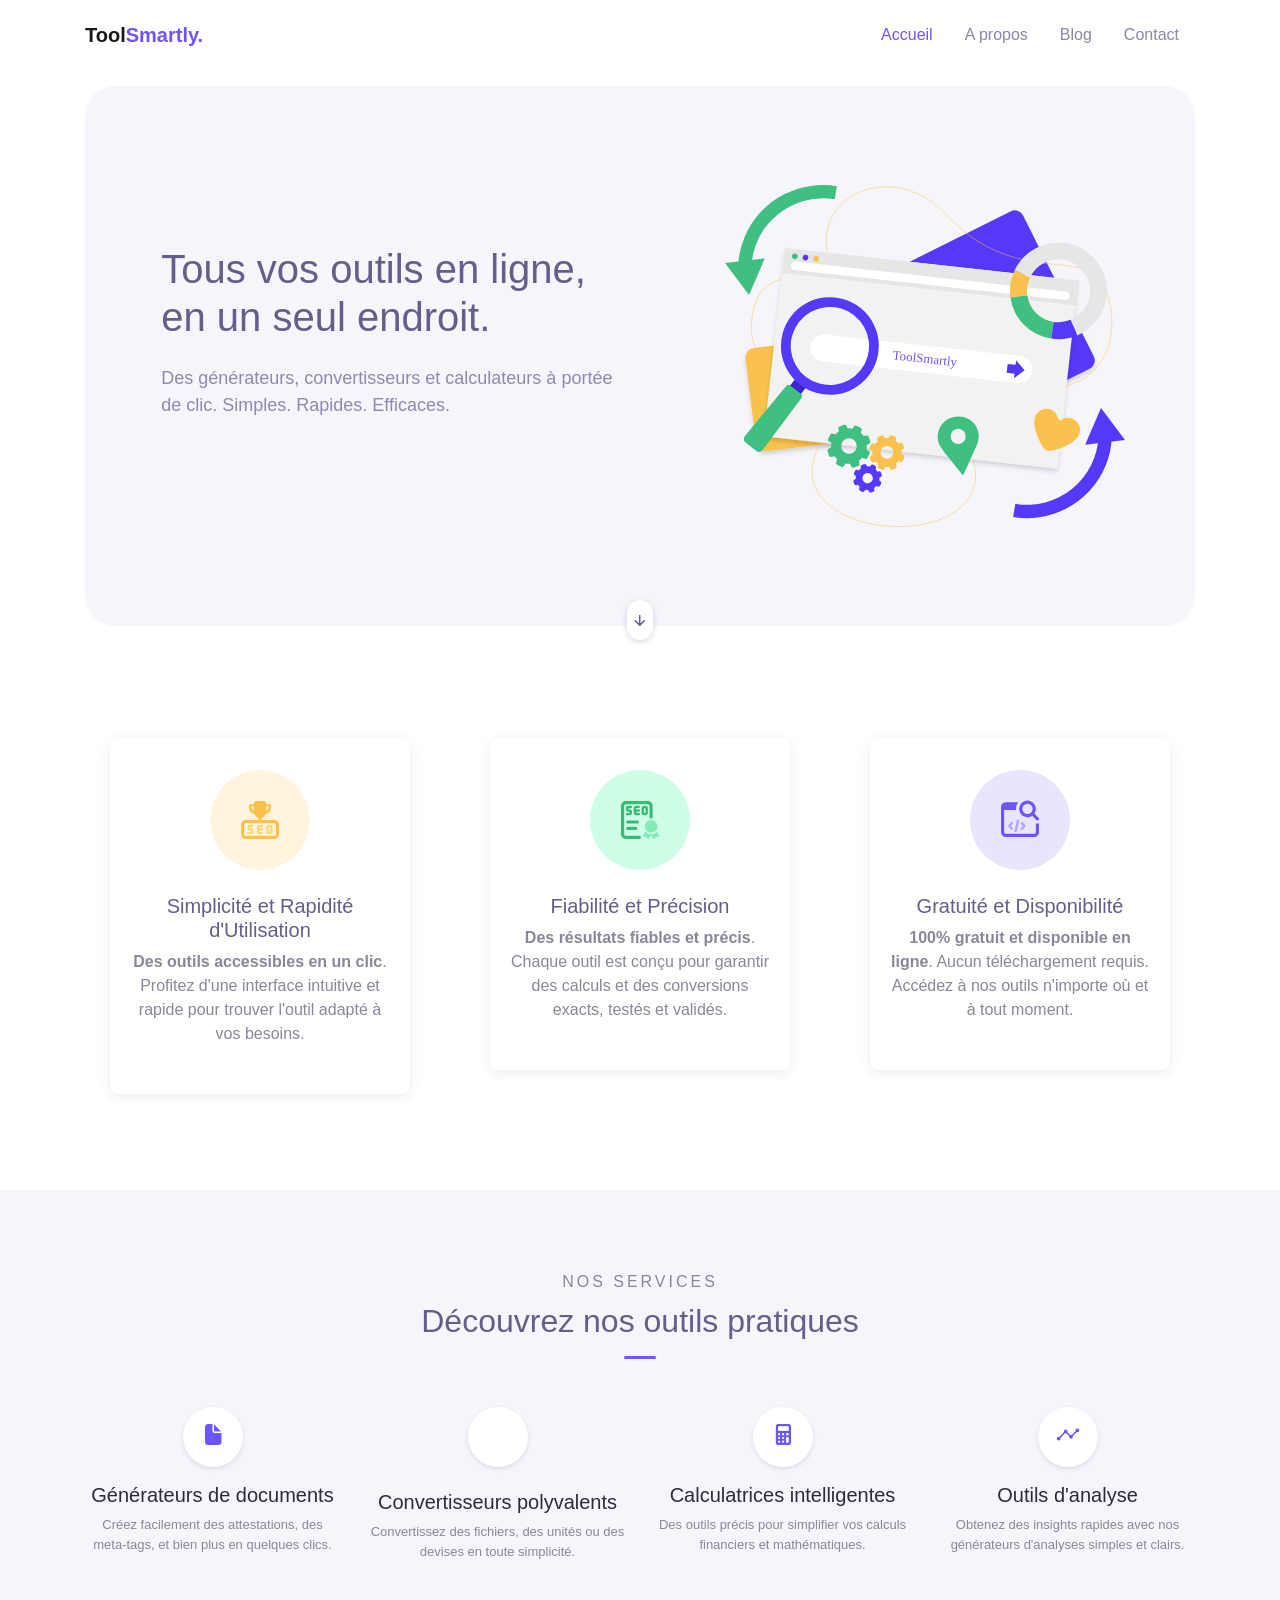
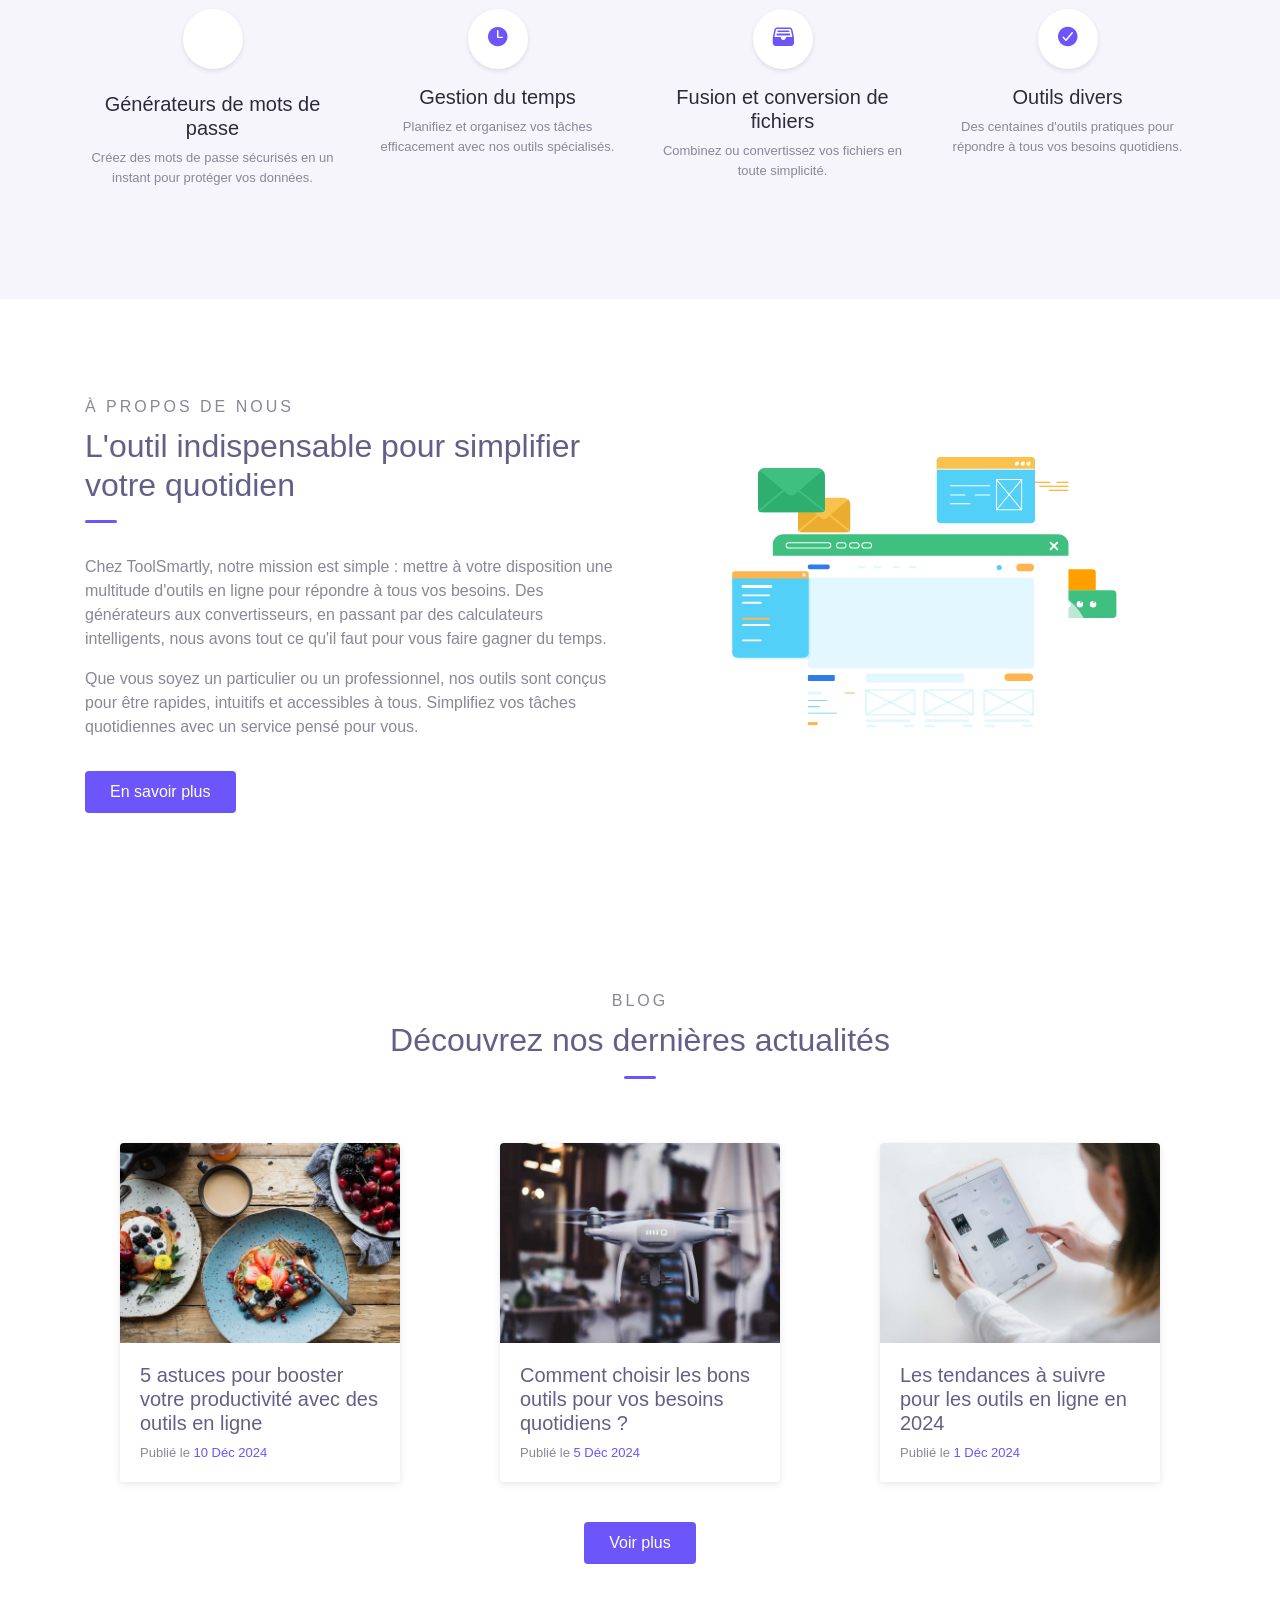
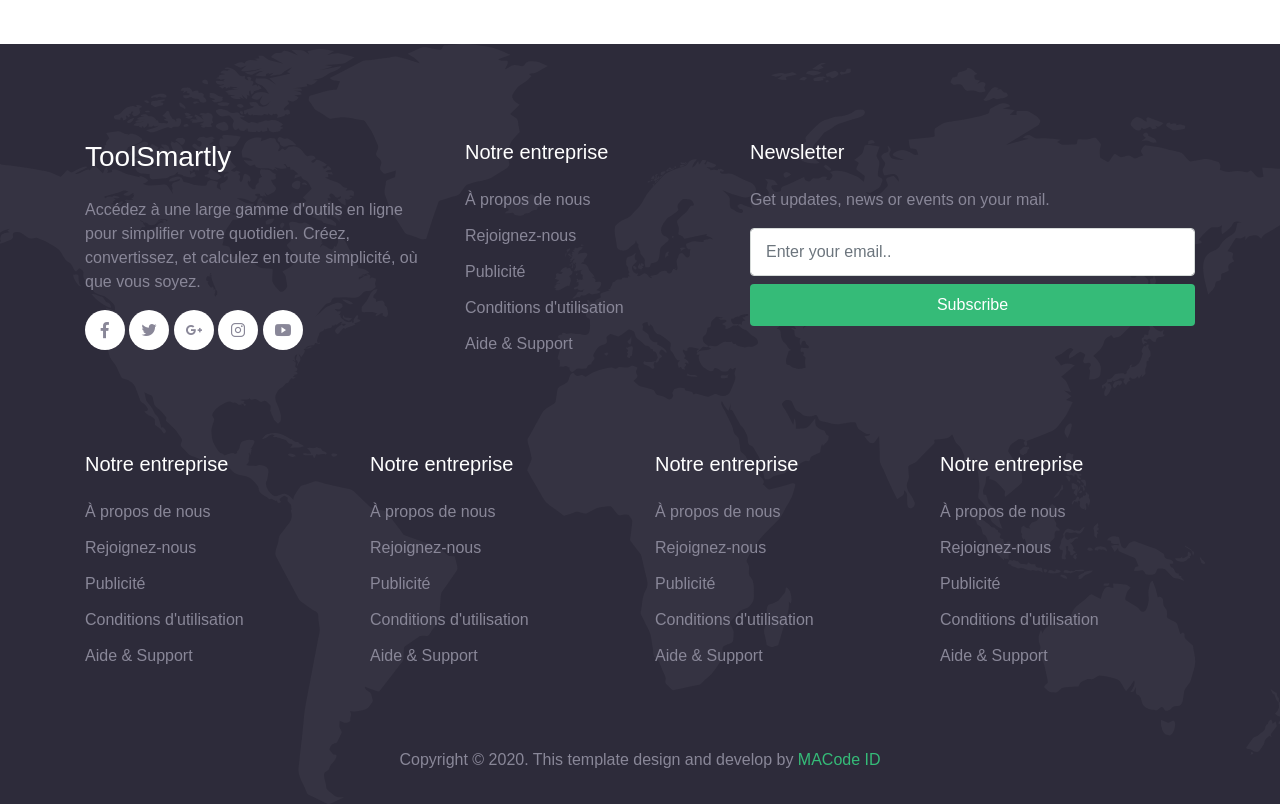
<file: index.html>
<!DOCTYPE html>
<html lang="fr">

<head>
  <!-- Métadonnées de base -->
  <meta charset="UTF-8">
  <meta name="viewport" content="width=device-width, initial-scale=1.0">
  <meta http-equiv="X-UA-Compatible" content="ie=edge">
  <meta name="robots" content="noindex, nofollow">


  <!-- SEO -->
  <title>ToolSmartly - Tous vos outils en ligne</title>
  <meta name="description"
    content="Découvrez des générateurs, convertisseurs et calculateurs simples, rapides et efficaces.">
  <meta name="author" content="ToolSmartly Team">
  <link rel="canonical" href="https://toolsmartly.com">

  <!-- PWA -->
  <link rel="manifest" href="manifest.json">
  <meta name="theme-color" content="#ffffff">
  <meta name="copyright" content="ToolSmartly">

  <!-- Open Graph -->
  <meta property="og:title" content="ToolSmartly - Tous vos outils en ligne" />
  <meta property="og:site_name" content="ToolSmartly">
  <meta property="og:description"
    content="Découvrez des générateurs, convertisseurs et calculateurs simples, rapides et efficaces.">
  <meta property="og:url" content="https://toolsmartly.com/">
  <meta property="og:image" content="https://toolsmartly.com/assets/img/banner_image_1.jpg">
  <meta property="og:image:width" content="1200">
  <meta property="og:image:height" content="630">
  <meta property="og:image:alt" content="Bannière du site ToolSmartly">
  <meta property="og:type" content="website">
  <meta property="og:locale" content="fr_FR">

  <!-- Twitter -->
  <meta name="twitter:card" content="summary_large_image" />
  <meta name="twitter:title" content="ToolSmartly - Tous vos outils en ligne" />
  <meta name="twitter:description"
    content="Découvrez des générateurs, convertisseurs et calculateurs simples, rapides et efficaces." />
  <meta name="twitter:image" content="https://toolsmartly.com/assets/img/banner_image_1.jpg" />
  <meta name="twitter:site" content="@toolsmartly" />

  <!-- Favicon -->
  <link rel="icon" href="favicon-32x32.png" sizes="32x32">
  <link rel="icon" href="favicon-16x16.png" sizes="16x16">
  <link rel="apple-touch-icon" href="apple-touch-icon.png" sizes="180x180">

  <!-- CSS -->
  <link rel="stylesheet" href="assets/css/maicons.css">
  <link rel="stylesheet" href="assets/css/bootstrap.css">
  <link rel="stylesheet" href="assets/vendor/animate/animate.css">
  <link rel="stylesheet" href="assets/css/theme.css">
</head>
<body>

  <header>
    <nav class="navbar navbar-expand-lg navbar-light bg-white sticky" data-offset="500">
      <div class="container">

        <a href="/" class="navbar-brand" aria-label="Accueil ToolSmartly">Tool<span
            class="text-primary">Smartly.</span></a>

        <button type="button" class="navbar-toggler" data-toggle="collapse" data-target="#navbarContent"
          aria-controls="navbarContent" aria-expanded="false" aria-label="Afficher le menu de navigation">
          <span class="navbar-toggler-icon"></span>
        </button>

        <div class="navbar-collapse collapse" id="navbarContent">
          <ul class="navbar-nav ml-auto">
            <li class="nav-item active">
              <a class="nav-link" href="/">Accueil</a>
            </li>
            <li class="nav-item">
              <a class="nav-link" href="pages/a-propos.html">A propos</a>
            </li>
            <li class="nav-item">
              <a class="nav-link" href="blog/index.html">Blog</a>
            </li>
            <li class="nav-item">
              <a class="nav-link" href="pages/contact.html">Contact</a>
            </li>
          </ul>
        </div>

      </div>
    </nav>

    <section class="container">
      <div class="page-banner home-banner">
        <div class="row align-items-center flex-wrap-reverse h-100">
          <div class="col-md-6 py-5 wow fadeInLeft">
            <h1>Tous vos outils en ligne, en un seul endroit.</h1>
            <p class="text-lg text-grey mb-5">Des générateurs, convertisseurs et calculateurs à portée de clic. Simples.
              Rapides. Efficaces.</p>
          </div>
          <div class="col-md-6 py-5 wow zoomIn">
            <div class="img-fluid text-center">
              <img src="assets/img/banner_image_1.svg" alt="">
            </div>
          </div>
        </div>

        <a href="#cartes-outils" class="btn-scroll" data-role="smoothscroll"
          aria-label="Allez à la section des cartes outils">
          <span class="mai-arrow-down" aria-hidden="true"></span>
        </a>

      </div>
    </section>
  </header>



  <section class="page-section">
    <div class="container">
      <div class="row">
        <div class="col-lg-4">
          <div class="card-service wow fadeInUp">
            <div class="header">
            <img src="assets/img/services/service-1.svg" alt="Icone de Générateur d'outils">
            </div>
            <div class="body">
              <h5 class="text-secondary">Simplicité et Rapidité d'Utilisation</h5>
              <p><b>Des outils accessibles en un clic</b>. Profitez d'une interface intuitive et rapide pour trouver l'outil adapté à vos besoins.</p>
            </div>
          </div>
        </div>
        <div class="col-lg-4">
          <div class="card-service wow fadeInUp">
            <div class="header">
              <img src="assets/img/services/service-2.svg" alt="Icone de Convertisseurs">
            </div>
            <div class="body">
              <h5 class="text-secondary">Fiabilité et Précision</h5>
              <p><b>Des résultats fiables et précis</b>. Chaque outil est conçu pour garantir des calculs et des conversions exacts, testés et validés.</p>
            </div>
          </div>
        </div>
        <div class="col-lg-4">
          <div class="card-service wow fadeInUp">
            <div class="header">
              <img src="assets/img/services/service-3.svg" alt="Icone de Calculatrices">
            </div>
            <div class="body">
              <h5 class="text-secondary">Gratuité et Disponibilité</h5>
              <p><b>100% gratuit et disponible en ligne</b>. Aucun téléchargement requis. Accédez à nos outils n'importe où et à tout moment.</p>
            </div>
          </div>
        </div>
      </div>
    </div> <!-- .container -->
  </section> <!-- .page-section -->




  <!-- section cartes outils -->
  <section class="page-section bg-light" id="cartes-outils">
    <div class="container">
      <div class="text-center wow fadeInUp">
        <div class="subhead">Nos Services</div>
        <h2 class="title-section">Découvrez nos outils pratiques</h2>
        <div class="divider mx-auto"></div>
      </div>

      <div class="row">
        <div class="col-sm-6 col-lg-4 col-xl-3 py-3 wow zoomIn">
          <div class="features">
            <div class="header mb-3">
              <span class="mai-document"></span>
            </div>
            <h5>Générateurs de documents</h5>
            <p>Créez facilement des attestations, des meta-tags, et bien plus en quelques clics.</p>
          </div>
        </div>
        <div class="col-sm-6 col-lg-4 col-xl-3 py-3 wow zoomIn">
          <div class="features">
            <div class="header mb-3">
              <span class="mai-exchange"></span>
            </div>
            <h5>Convertisseurs polyvalents</h5>
            <p>Convertissez des fichiers, des unités ou des devises en toute simplicité.</p>
          </div>
        </div>
        <div class="col-sm-6 col-lg-4 col-xl-3 py-3 wow zoomIn">
          <div class="features">
            <div class="header mb-3">
              <span class="mai-calculator"></span>
            </div>
            <h5>Calculatrices intelligentes</h5>
            <p>Des outils précis pour simplifier vos calculs financiers et mathématiques.</p>
          </div>
        </div>
        <div class="col-sm-6 col-lg-4 col-xl-3 py-3 wow zoomIn">
          <div class="features">
            <div class="header mb-3">
              <span class="mai-analytics"></span>
            </div>
            <h5>Outils d'analyse</h5>
            <p>Obtenez des insights rapides avec nos générateurs d'analyses simples et clairs.</p>
          </div>
        </div>
        <div class="col-sm-6 col-lg-4 col-xl-3 py-3 wow zoomIn">
          <div class="features">
            <div class="header mb-3">
              <span class="mai-lock"></span>
            </div>
            <h5>Générateurs de mots de passe</h5>
            <p>Créez des mots de passe sécurisés en un instant pour protéger vos données.</p>
          </div>
        </div>
        <div class="col-sm-6 col-lg-4 col-xl-3 py-3 wow zoomIn">
          <div class="features">
            <div class="header mb-3">
              <span class="mai-time"></span>
            </div>
            <h5>Gestion du temps</h5>
            <p>Planifiez et organisez vos tâches efficacement avec nos outils spécialisés.</p>
          </div>
        </div>
        <div class="col-sm-6 col-lg-4 col-xl-3 py-3 wow zoomIn">
          <div class="features">
            <div class="header mb-3">
              <span class="mai-file-tray-full"></span>
            </div>
            <h5>Fusion et conversion de fichiers</h5>
            <p>Combinez ou convertissez vos fichiers en toute simplicité.</p>
          </div>
        </div>
        <div class="col-sm-6 col-lg-4 col-xl-3 py-3 wow zoomIn">
          <div class="features">
            <div class="header mb-3">
              <span class="mai-checkmark-circle"></span>
            </div>
            <h5>Outils divers</h5>
            <p>Des centaines d'outils pratiques pour répondre à tous vos besoins quotidiens.</p>
          </div>
        </div>
      </div>
    </div> <!-- .container -->
  </section> <!-- .page-section -->



  <!-- section a propos -->
  <section class="page-section" id="about">
    <div class="container">
      <div class="row align-items-center">
        <div class="col-lg-6 py-3 wow fadeInUp">
          <span class="subhead">À propos de nous</span>
          <h2 class="title-section">L'outil indispensable pour simplifier votre quotidien</h2>
          <div class="divider"></div>

          <p>Chez ToolSmartly, notre mission est simple : mettre à votre disposition une multitude d'outils en ligne
            pour répondre à tous vos besoins. Des générateurs aux convertisseurs, en passant par des calculateurs
            intelligents, nous avons tout ce qu'il faut pour vous faire gagner du temps.</p>
          <p>Que vous soyez un particulier ou un professionnel, nos outils sont conçus pour être rapides, intuitifs et
            accessibles à tous. Simplifiez vos tâches quotidiennes avec un service pensé pour vous.</p>
          <a href="about.html" class="btn btn-primary mt-3">En savoir plus</a>
        </div>
        <div class="col-lg-6 py-3 wow fadeInRight">
          <div class="img-fluid py-3 text-center">
            <img src="assets/img/banner_image_2.svg" alt="Illustration des services ToolSmartly">
          </div>
        </div>
      </div>
    </div> <!-- .container -->
  </section> <!-- .page-section -->




  <!-- Blog -->
  <div class="page-section" id="blog">
    <div class="container">
      <div class="text-center wow fadeInUp">
        <div class="subhead">Blog</div>
        <h2 class="title-section">Découvrez nos dernières actualités</h2>
        <div class="divider mx-auto"></div>
      </div>

      <div class="row mt-5">
        <div class="col-lg-4 py-3 wow fadeInUp">
          <div class="card-blog">
            <div class="header">
              <div class="post-thumb">
                <img src="assets/img/blog/blog-1.jpg" alt="Astuces pour booster votre productivité">
              </div>
            </div>
            <div class="body">
              <h5 class="post-title"><a href="#">5 astuces pour booster votre productivité avec des outils en ligne</a>
              </h5>
              <div class="post-date">Publié le <a href="#">10 Déc 2024</a></div>
            </div>
          </div>
        </div>

        <div class="col-lg-4 py-3 wow fadeInUp">
          <div class="card-blog">
            <div class="header">
              <div class="post-thumb">
                <img src="assets/img/blog/blog-2.jpg" alt="Comment choisir le bon outil">
              </div>
            </div>
            <div class="body">
              <h5 class="post-title"><a href="#">Comment choisir les bons outils pour vos besoins quotidiens ?</a></h5>
              <div class="post-date">Publié le <a href="#">5 Déc 2024</a></div>
            </div>
          </div>
        </div>

        <div class="col-lg-4 py-3 wow fadeInUp">
          <div class="card-blog">
            <div class="header">
              <div class="post-thumb">
                <img src="assets/img/blog/blog-3.jpg" alt="Les tendances des outils en ligne">
              </div>
            </div>
            <div class="body">
              <h5 class="post-title"><a href="#">Les tendances à suivre pour les outils en ligne en 2024</a></h5>
              <div class="post-date">Publié le <a href="#">1 Déc 2024</a></div>
            </div>
          </div>
        </div>

        <div class="col-12 mt-4 text-center wow fadeInUp">
          <a href="blog.html" class="btn btn-primary">Voir plus</a>
        </div>
      </div>
    </div>
  </div>


  <footer class="page-footer bg-image" style="background-image: url(../assets/img/world_pattern.svg);">
    <div class="container">
      <div class="row mb-5">
        <div class="col-lg-4 py-3">
          <h3>ToolSmartly</h3>
          <p>Accédez à une large gamme d'outils en ligne pour simplifier votre quotidien. Créez, convertissez, et
            calculez en toute simplicité, où que vous soyez.</p>

          <div class="social-media-button">
            <a href="#"><span class="mai-logo-facebook-f"></span></a>
            <a href="#"><span class="mai-logo-twitter"></span></a>
            <a href="#"><span class="mai-logo-google-plus-g"></span></a>
            <a href="#"><span class="mai-logo-instagram"></span></a>
            <a href="#"><span class="mai-logo-youtube"></span></a>
          </div>
        </div>

        <div class="col-lg-3 py-3">
          <h5>Notre entreprise</h5>
          <ul class="footer-menu">
            <li><a href="#">À propos de nous</a></li>
            <li><a href="#">Rejoignez-nous</a></li>
            <li><a href="#">Publicité</a></li>
            <li><a href="#">Conditions d'utilisation</a></li>
            <li><a href="#">Aide & Support</a></li>
          </ul>
        </div>


        <div class="col-lg-5 py-3">
          <h5>Newsletter</h5>
          <p>Get updates, news or events on your mail.</p>
          <form action="#">
            <input type="text" class="form-control" placeholder="Enter your email..">
            <button type="submit" class="btn btn-success btn-block mt-2">Subscribe</button>
          </form>
        </div>
      </div>


      <div class="row mb-5">
        <div class="col-lg-3 py-3">
          <h5>Notre entreprise</h5>
          <ul class="footer-menu">
            <li><a href="#">À propos de nous</a></li>
            <li><a href="#">Rejoignez-nous</a></li>
            <li><a href="#">Publicité</a></li>
            <li><a href="#">Conditions d'utilisation</a></li>
            <li><a href="#">Aide & Support</a></li>
          </ul>
        </div>

        <div class="col-lg-3 py-3">
          <h5>Notre entreprise</h5>
          <ul class="footer-menu">
            <li><a href="#">À propos de nous</a></li>
            <li><a href="#">Rejoignez-nous</a></li>
            <li><a href="#">Publicité</a></li>
            <li><a href="#">Conditions d'utilisation</a></li>
            <li><a href="#">Aide & Support</a></li>
          </ul>
        </div>

        <div class="col-lg-3 py-3">
          <h5>Notre entreprise</h5>
          <ul class="footer-menu">
            <li><a href="#">À propos de nous</a></li>
            <li><a href="#">Rejoignez-nous</a></li>
            <li><a href="#">Publicité</a></li>
            <li><a href="#">Conditions d'utilisation</a></li>
            <li><a href="#">Aide & Support</a></li>
          </ul>
        </div>

        <div class="col-lg-3 py-3">
          <h5>Notre entreprise</h5>
          <ul class="footer-menu">
            <li><a href="#">À propos de nous</a></li>
            <li><a href="#">Rejoignez-nous</a></li>
            <li><a href="#">Publicité</a></li>
            <li><a href="#">Conditions d'utilisation</a></li>
            <li><a href="#">Aide & Support</a></li>
          </ul>
        </div>

      </div>

      <p class="text-center" id="copyright">Copyright &copy; 2020. This template design and develop by <a
          href="https://macodeid.com/" target="_blank">MACode ID</a></p>
    </div>
  </footer>

  <script src="assets/js/jquery-3.5.1.min.js"></script>
  <script src="assets/js/bootstrap.bundle.min.js"></script>
  <script src="assets/vendor/wow/wow.min.js"></script>
  <script src="assets/js/theme.js"></script>

  <!-- Back to top button -->
  <button type="button" class="back-to-top" aria-label="Retour en haut"></button>

</body>

</html>
</file>
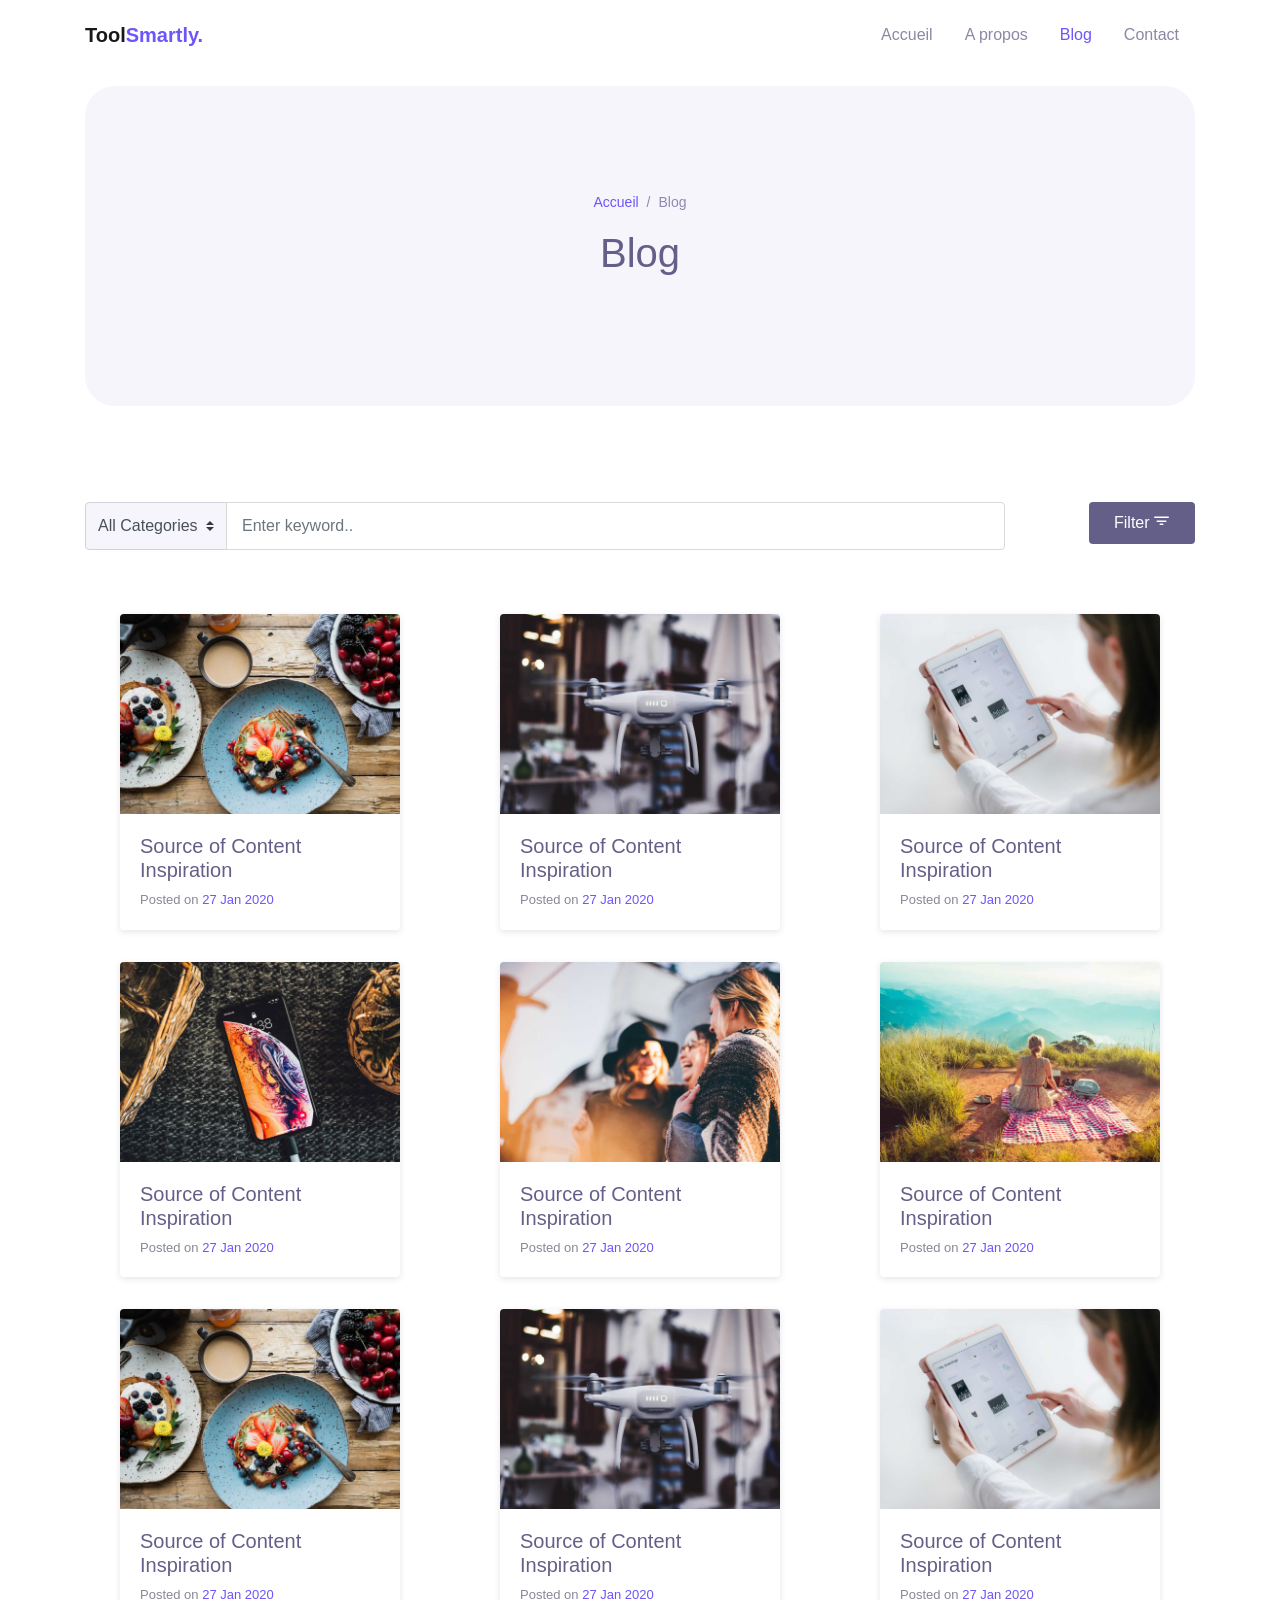
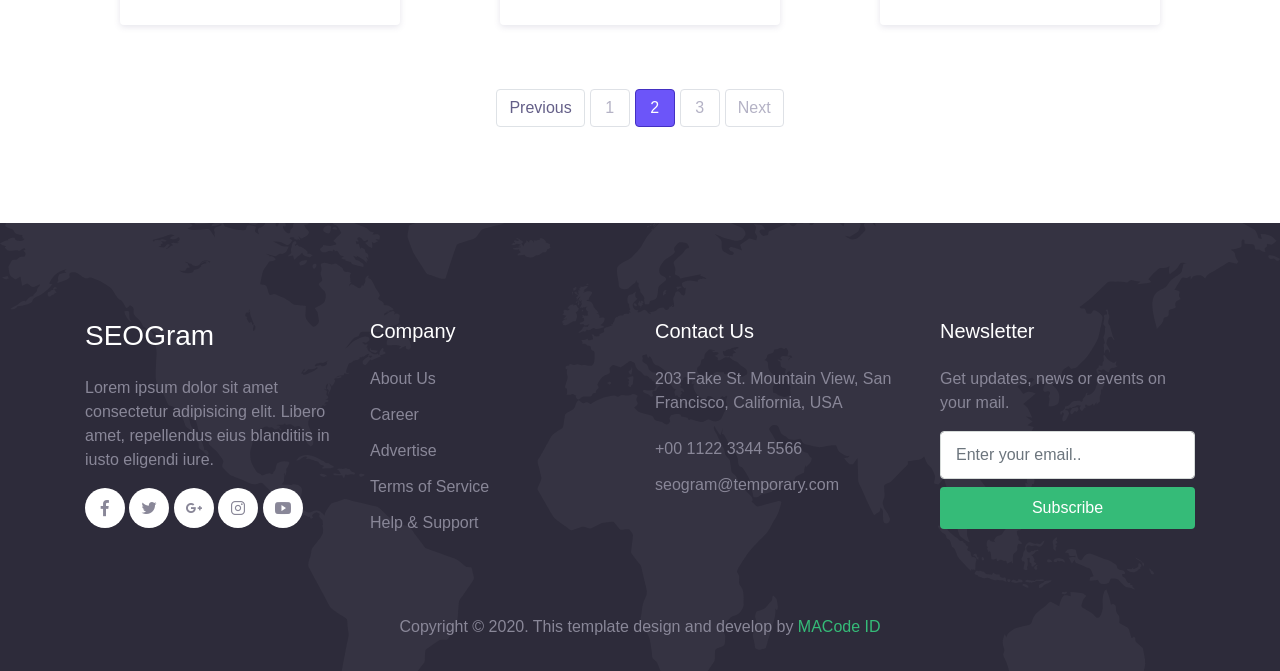
<file: blog/index.html>
<!DOCTYPE html>
<html lang="fr">
<head>
  <meta charset="UTF-8">
  <meta name="viewport" content="width=device-width, initial-scale=1.0">

  <meta http-equiv="X-UA-Compatible" content="ie=edge">

  <meta name="copyright" content="ToolSmartly">

  <title>SeoGram - SEO Agency Template</title>

  <link rel="stylesheet" href="../assets/css/maicons.css">

  <link rel="stylesheet" href="../assets/css/bootstrap.css">

  <link rel="stylesheet" href="../assets/vendor/animate/animate.css">

  <link rel="stylesheet" href="../assets/css/theme.css">
</head>
<body>

  <!-- Back to top button -->
  <div class="back-to-top"></div>
  
  <header>
    <nav class="navbar navbar-expand-lg navbar-light bg-white sticky" data-offset="300">
      <div class="container">
        <a href="/" class="navbar-brand">Tool<span class="text-primary">Smartly.</span></a>

        <button class="navbar-toggler" data-toggle="collapse" data-target="#navbarContent" aria-controls="navbarContent" aria-expanded="false" aria-label="Toggle navigation">
          <span class="navbar-toggler-icon"></span>
        </button>

        <div class="navbar-collapse collapsed" id="navbarContent">
          <ul class="navbar-nav ml-auto">
            <li class="nav-item">
              <a class="nav-link" href="/">Accueil</a>
            </li>
            <li class="nav-item">
              <a class="nav-link" href="a-propos">A propos</a>
            </li>

            <li class="nav-item active">
              <a class="nav-link" href="blog.html">Blog</a>
            </li>
            <li class="nav-item">
              <a class="nav-link" href="contact">Contact</a>
            </li>

          </ul>
        </div>

      </div>
    </nav>

    <div class="container">
      <div class="page-banner">
        <div class="row justify-content-center align-items-center h-100">
          <div class="col-md-6">
            <nav aria-label="Breadcrumb">
              <ul class="breadcrumb justify-content-center py-0 bg-transparent">
                <li class="breadcrumb-item"><a href="/">Accueil</a></li>
                <li class="breadcrumb-item active">Blog</li>
              </ul>
            </nav>
            <h1 class="text-center">Blog</h1>
          </div>
        </div>
      </div>
    </div>
  </header>

  <div class="page-section">
    <div class="container">
      <div class="row">
        <div class="col-sm-10">
          <form action="#" class="form-search-blog">
            <div class="input-group">
              <div class="input-group-prepend">
                <select id="categories" class="custom-select bg-light">
                  <option>All Categories</option>
                  <option value="travel">Travel</option>
                  <option value="lifestyle">LifeStyle</option>
                  <option value="healthy">Healthy</option>
                  <option value="food">Food</option>
                </select>
              </div>
              <input type="text" class="form-control" placeholder="Enter keyword..">
            </div>
          </form>
        </div>
        <div class="col-sm-2 text-sm-right">
          <button class="btn btn-secondary">Filter <span class="mai-filter"></span></button>
        </div>
      </div>

      <div class="row my-5">
        <div class="col-lg-4 py-3">
          <div class="card-blog">
            <div class="header">
              <div class="post-thumb">
                <img src="../assets/img/blog/blog-1.jpg" alt="">
              </div>
            </div>
            <div class="body">
              <h5 class="post-title"><a href="blog-details.html">Source of Content Inspiration</a></h5>
              <div class="post-date">Posted on <a href="#">27 Jan 2020</a></div>
            </div>
          </div>
        </div>
        
        <div class="col-lg-4 py-3">
          <div class="card-blog">
            <div class="header">
              <div class="post-thumb">
                <img src="../assets/img/blog/blog-2.jpg" alt="">
              </div>
            </div>
            <div class="body">
              <h5 class="post-title"><a href="blog-details.html">Source of Content Inspiration</a></h5>
              <div class="post-date">Posted on <a href="#">27 Jan 2020</a></div>
            </div>
          </div>
        </div>

        <div class="col-lg-4 py-3">
          <div class="card-blog">
            <div class="header">
              <div class="post-thumb">
                <img src="../assets/img/blog/blog-3.jpg" alt="">
              </div>
            </div>
            <div class="body">
              <h5 class="post-title"><a href="blog-details.html">Source of Content Inspiration</a></h5>
              <div class="post-date">Posted on <a href="#">27 Jan 2020</a></div>
            </div>
          </div>
        </div>

        <div class="col-lg-4 py-3">
          <div class="card-blog">
            <div class="header">
              <div class="post-thumb">
                <img src="../assets/img/blog/blog-4.jpg" alt="">
              </div>
            </div>
            <div class="body">
              <h5 class="post-title"><a href="blog-details.html">Source of Content Inspiration</a></h5>
              <div class="post-date">Posted on <a href="#">27 Jan 2020</a></div>
            </div>
          </div>
        </div>
        
        <div class="col-lg-4 py-3">
          <div class="card-blog">
            <div class="header">
              <div class="post-thumb">
                <img src="../assets/img/blog/blog-5.jpg" alt="">
              </div>
            </div>
            <div class="body">
              <h5 class="post-title"><a href="blog-details.html">Source of Content Inspiration</a></h5>
              <div class="post-date">Posted on <a href="#">27 Jan 2020</a></div>
            </div>
          </div>
        </div>

        <div class="col-lg-4 py-3">
          <div class="card-blog">
            <div class="header">
              <div class="post-thumb">
                <img src="../assets/img/blog/blog-6.jpg" alt="">
              </div>
            </div>
            <div class="body">
              <h5 class="post-title"><a href="blog-details.html">Source of Content Inspiration</a></h5>
              <div class="post-date">Posted on <a href="#">27 Jan 2020</a></div>
            </div>
          </div>
        </div>

        <div class="col-lg-4 py-3">
          <div class="card-blog">
            <div class="header">
              <div class="post-thumb">
                <img src="../assets/img/blog/blog-1.jpg" alt="">
              </div>
            </div>
            <div class="body">
              <h5 class="post-title"><a href="blog-details.html">Source of Content Inspiration</a></h5>
              <div class="post-date">Posted on <a href="#">27 Jan 2020</a></div>
            </div>
          </div>
        </div>
        
        <div class="col-lg-4 py-3">
          <div class="card-blog">
            <div class="header">
              <div class="post-thumb">
                <img src="../assets/img/blog/blog-2.jpg" alt="">
              </div>
            </div>
            <div class="body">
              <h5 class="post-title"><a href="blog-details.html">Source of Content Inspiration</a></h5>
              <div class="post-date">Posted on <a href="#">27 Jan 2020</a></div>
            </div>
          </div>
        </div>

        <div class="col-lg-4 py-3">
          <div class="card-blog">
            <div class="header">
              <div class="post-thumb">
                <img src="../assets/img/blog/blog-3.jpg" alt="">
              </div>
            </div>
            <div class="body">
              <h5 class="post-title"><a href="blog-details.html">Source of Content Inspiration</a></h5>
              <div class="post-date">Posted on <a href="#">27 Jan 2020</a></div>
            </div>
          </div>
        </div>

      </div>

      <nav aria-label="Page Navigation">
        <ul class="pagination justify-content-center">
          <li class="page-item disabled">
            <a class="page-link" href="#" tabindex="-1" aria-disabled="true">Previous</a>
          </li>
          <li class="page-item"><a class="page-link" href="#">1</a></li>
          <li class="page-item active" aria-current="page">
            <a class="page-link" href="#">2 <span class="sr-only">(current)</span></a>
          </li>
          <li class="page-item"><a class="page-link" href="#">3</a></li>
          <li class="page-item">
            <a class="page-link" href="#">Next</a>
          </li>
        </ul>
      </nav>

    </div>
  </div>

  <footer class="page-footer bg-image" style="background-image: url(../assets/img/world_pattern.svg);">
    <div class="container">
      <div class="row mb-5">
        <div class="col-lg-3 py-3">
          <h3>SEOGram</h3>
          <p>Lorem ipsum dolor sit amet consectetur adipisicing elit. Libero amet, repellendus eius blanditiis in iusto eligendi iure.</p>

          <div class="social-media-button">
            <a href="#"><span class="mai-logo-facebook-f"></span></a>
            <a href="#"><span class="mai-logo-twitter"></span></a>
            <a href="#"><span class="mai-logo-google-plus-g"></span></a>
            <a href="#"><span class="mai-logo-instagram"></span></a>
            <a href="#"><span class="mai-logo-youtube"></span></a>
          </div>
        </div>
        <div class="col-lg-3 py-3">
          <h5>Company</h5>
          <ul class="footer-menu">
            <li><a href="#">About Us</a></li>
            <li><a href="#">Career</a></li>
            <li><a href="#">Advertise</a></li>
            <li><a href="#">Terms of Service</a></li>
            <li><a href="#">Help & Support</a></li>
          </ul>
        </div>
        <div class="col-lg-3 py-3">
          <h5>Contact Us</h5>
          <p>203 Fake St. Mountain View, San Francisco, California, USA</p>
          <a href="#" class="footer-link">+00 1122 3344 5566</a>
          <a href="#" class="footer-link">seogram@temporary.com</a>
        </div>
        <div class="col-lg-3 py-3">
          <h5>Newsletter</h5>
          <p>Get updates, news or events on your mail.</p>
          <form action="#">
            <input type="text" class="form-control" placeholder="Enter your email..">
            <button type="submit" class="btn btn-success btn-block mt-2">Subscribe</button>
          </form>
        </div>
      </div>

      <p class="text-center" id="copyright">Copyright &copy; 2020. This template design and develop by <a href="https://macodeid.com/" target="_blank">MACode ID</a></p>
    </div>
  </footer>

<script src="../assets/js/jquery-3.5.1.min.js"></script>

<script src="../assets/js/bootstrap.bundle.min.js"></script>

<script src="../assets/vendor/wow/wow.min.js"></script>

<script src="../assets/js/theme.js"></script>

</body>
</html>
</file>
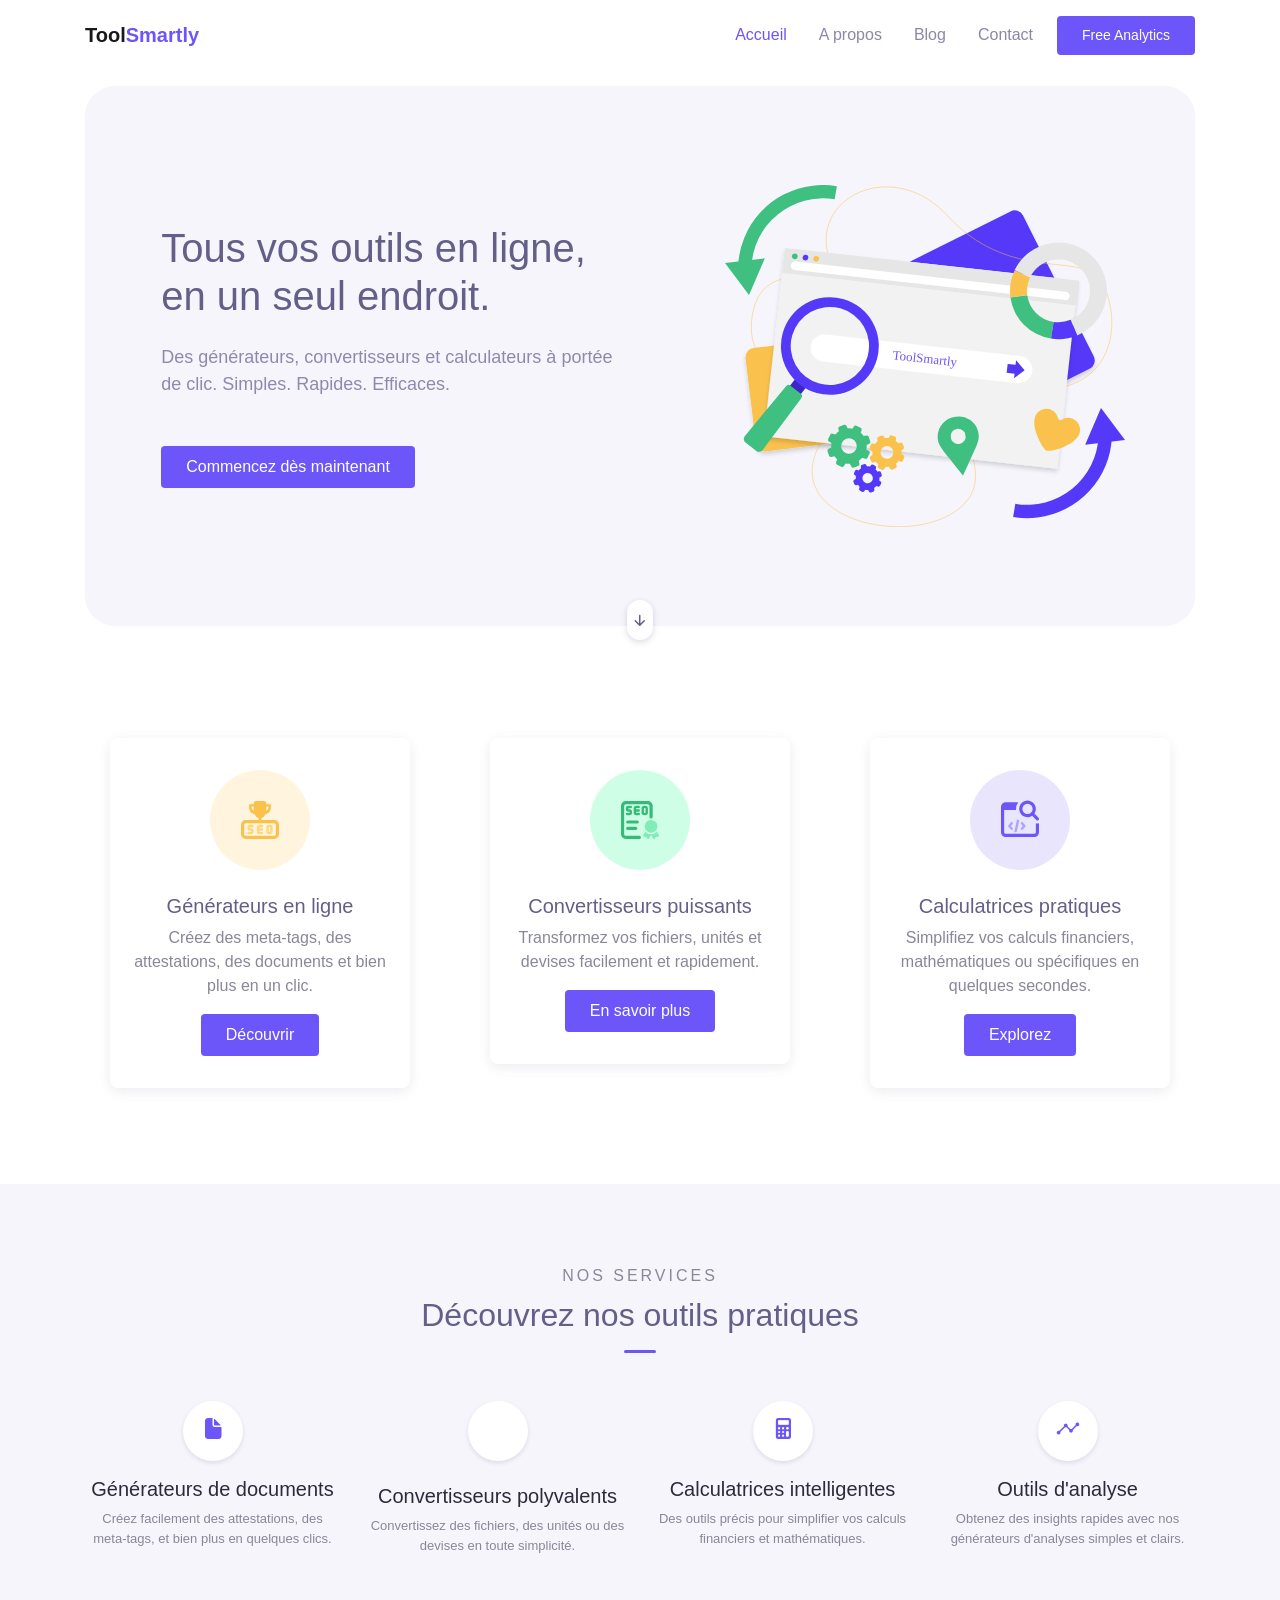
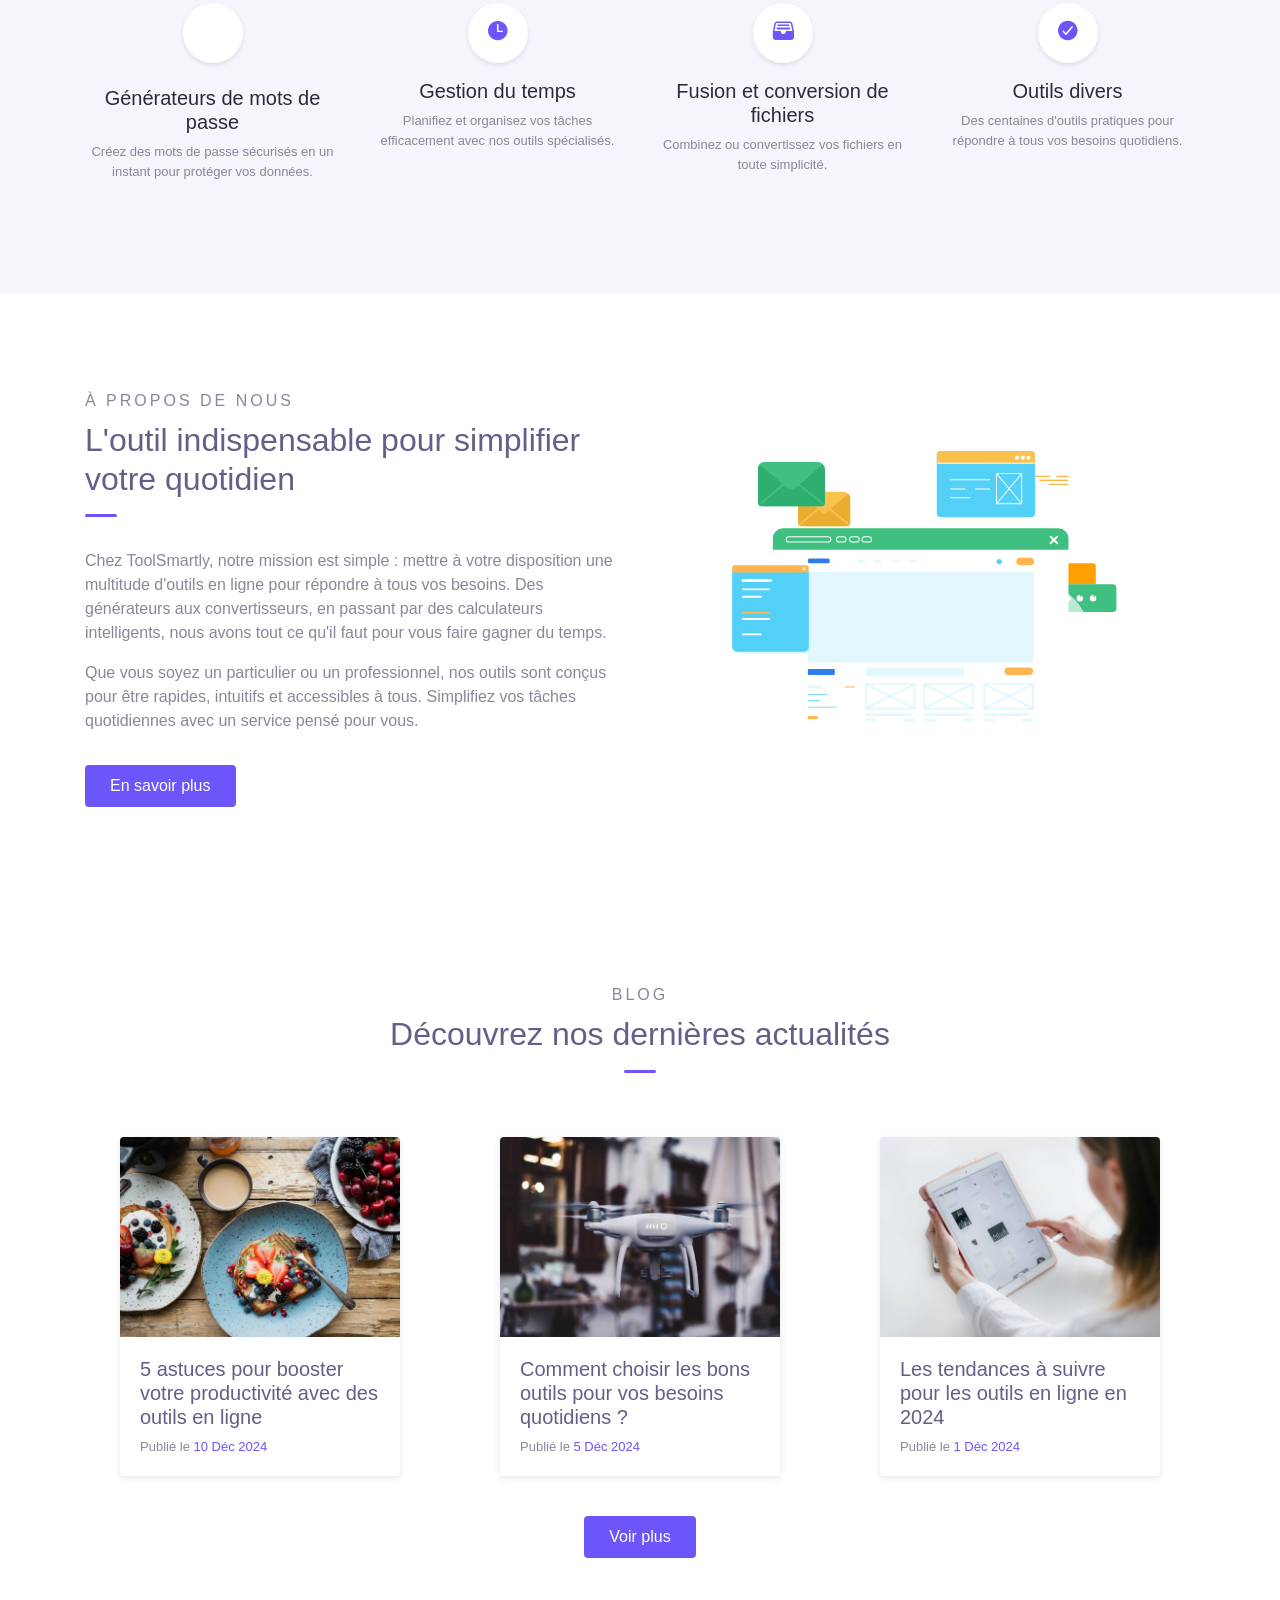
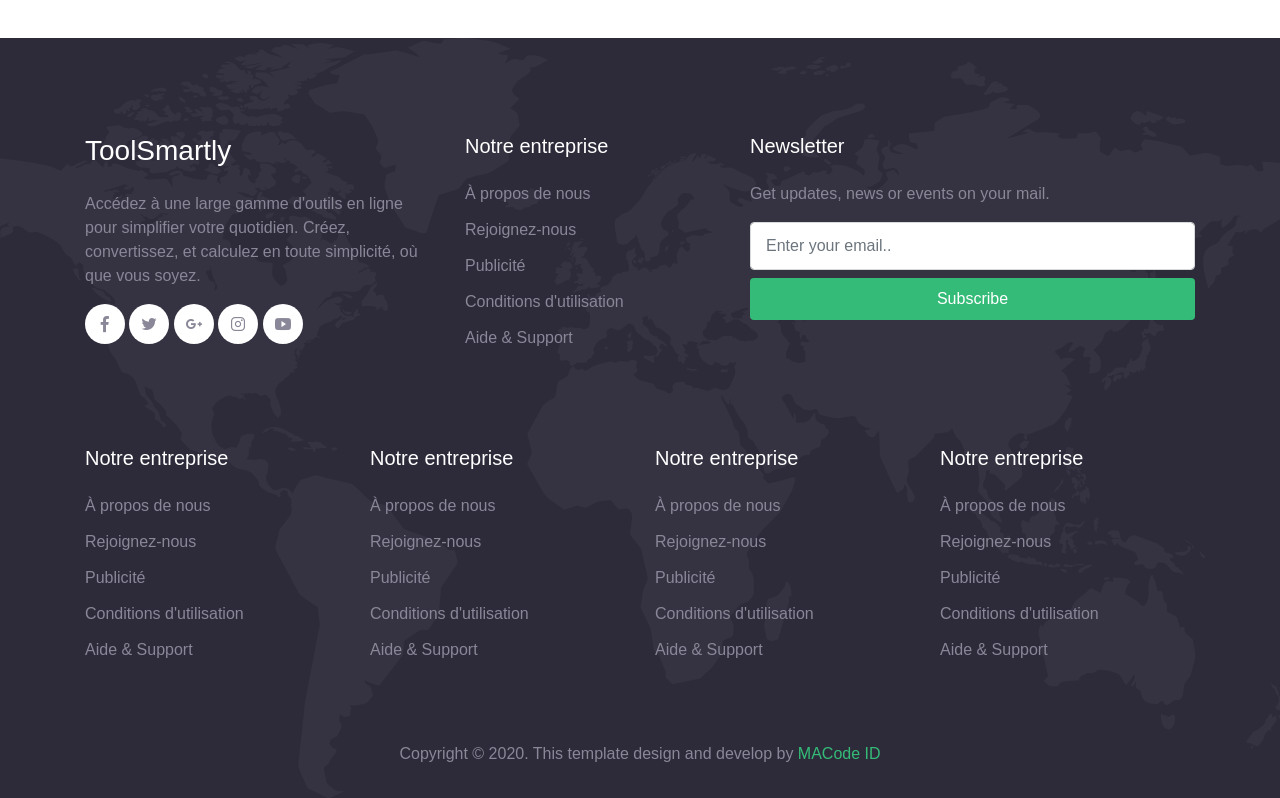
<file: html/index.html>
<!DOCTYPE html>
<html lang="fr">

<head>
  <meta charset="UTF-8">
  <meta name="viewport" content="width=device-width, initial-scale=1.0">
  <meta http-equiv="X-UA-Compatible" content="ie=edge">

  <title>SeoGram - SEO Agency Template</title>
  <meta name="description" content="">
  <meta name="keywords" content="">

  <meta name="copyright" content="">

  <link rel="shortcut icon" href="favicon.ico" type="image/x-icon">
  <link rel="apple-touch-icon" href="favicon.png">

  <link rel="stylesheet" href="../assets/css/maicons.css">
  <link rel="stylesheet" href="../assets/css/bootstrap.css">
  <link rel="stylesheet" href="../assets/vendor/animate/animate.css">
  <link rel="stylesheet" href="../assets/css/theme.css">
</head>

<body>

  <!-- Back to top button -->
  <div class="back-to-top"></div>

  <header>
    <nav class="navbar navbar-expand-lg navbar-light bg-white sticky" data-offset="500">
      <div class="container">
        <a href="#" class="navbar-brand">Tool<span class="text-primary">Smartly</span></a>

        <button class="navbar-toggler" data-toggle="collapse" data-target="#navbarContent" aria-controls="navbarContent"
          aria-expanded="false" aria-label="Toggle navigation">
          <span class="navbar-toggler-icon"></span>
        </button>

        <div class="navbar-collapse collapse" id="navbarContent">
          <ul class="navbar-nav ml-auto">
            <li class="nav-item active">
              <a class="nav-link" href="index.html">Accueil</a>
            </li>
            <li class="nav-item">
              <a class="nav-link" href="#about">A propos</a>
            </li>
            <li class="nav-item">
              <a class="nav-link" href="#blog">Blog</a>
            </li>
            <li class="nav-item">
              <a class="nav-link" href="contact.html">Contact</a>
            </li>
            <li class="nav-item">
              <a class="btn btn-primary ml-lg-2" href="#">Free Analytics</a>
            </li>
          </ul>
        </div>

      </div>
    </nav>

    <div class="container">
      <div class="page-banner home-banner">
        <div class="row align-items-center flex-wrap-reverse h-100">
          <div class="col-md-6 py-5 wow fadeInLeft">
            <h1 class="mb-4">Tous vos outils en ligne, en un seul endroit.</h1>
            <p class="text-lg text-grey mb-5">Des générateurs, convertisseurs et calculateurs à portée de clic. Simples.
              Rapides. Efficaces.</p>
            <a href="#" class="btn btn-primary">Commencez dès maintenant</a>
          </div>
          <div class="col-md-6 py-5 wow zoomIn">
            <div class="img-fluid text-center">
              <img src="../assets/img/banner_image_1.svg" alt="">
            </div>
          </div>
        </div>
        <a href="#cartes-outils" class="btn-scroll" data-role="smoothscroll"><span class="mai-arrow-down"></span></a>
      </div>
    </div>
  </header>



  <div class="page-section">
    <div class="container">
      <div class="row">
        <div class="col-lg-4">
          <div class="card-service wow fadeInUp">
            <div class="header">
              <img src="../assets/img/services/service-1.svg" alt="Icone de Générateur d'outils">
            </div>
            <div class="body">
              <h5 class="text-secondary">Générateurs en ligne</h5>
              <p>Créez des meta-tags, des attestations, des documents et bien plus en un clic.</p>
              <a href="service.html" class="btn btn-primary">Découvrir</a>
            </div>
          </div>
        </div>
        <div class="col-lg-4">
          <div class="card-service wow fadeInUp">
            <div class="header">
              <img src="../assets/img/services/service-2.svg" alt="Icone de Convertisseurs">
            </div>
            <div class="body">
              <h5 class="text-secondary">Convertisseurs puissants</h5>
              <p>Transformez vos fichiers, unités et devises facilement et rapidement.</p>
              <a href="service.html" class="btn btn-primary">En savoir plus</a>
            </div>
          </div>
        </div>
        <div class="col-lg-4">
          <div class="card-service wow fadeInUp">
            <div class="header">
              <img src="../assets/img/services/service-3.svg" alt="Icone de Calculatrices">
            </div>
            <div class="body">
              <h5 class="text-secondary">Calculatrices pratiques</h5>
              <p>Simplifiez vos calculs financiers, mathématiques ou spécifiques en quelques secondes.</p>
              <a href="service.html" class="btn btn-primary">Explorez</a>
            </div>
          </div>
        </div>
      </div>
    </div> <!-- .container -->
  </div> <!-- .page-section -->




  <!-- section cartes outils -->
  <div class="page-section bg-light" id="cartes-outils">
    <div class="container">
      <div class="text-center wow fadeInUp">
        <div class="subhead">Nos Services</div>
        <h2 class="title-section">Découvrez nos outils pratiques</h2>
        <div class="divider mx-auto"></div>
      </div>

      <div class="row">
        <div class="col-sm-6 col-lg-4 col-xl-3 py-3 wow zoomIn">
          <div class="features">
            <div class="header mb-3">
              <span class="mai-document"></span>
            </div>
            <h5>Générateurs de documents</h5>
            <p>Créez facilement des attestations, des meta-tags, et bien plus en quelques clics.</p>
          </div>
        </div>
        <div class="col-sm-6 col-lg-4 col-xl-3 py-3 wow zoomIn">
          <div class="features">
            <div class="header mb-3">
              <span class="mai-exchange"></span>
            </div>
            <h5>Convertisseurs polyvalents</h5>
            <p>Convertissez des fichiers, des unités ou des devises en toute simplicité.</p>
          </div>
        </div>
        <div class="col-sm-6 col-lg-4 col-xl-3 py-3 wow zoomIn">
          <div class="features">
            <div class="header mb-3">
              <span class="mai-calculator"></span>
            </div>
            <h5>Calculatrices intelligentes</h5>
            <p>Des outils précis pour simplifier vos calculs financiers et mathématiques.</p>
          </div>
        </div>
        <div class="col-sm-6 col-lg-4 col-xl-3 py-3 wow zoomIn">
          <div class="features">
            <div class="header mb-3">
              <span class="mai-analytics"></span>
            </div>
            <h5>Outils d'analyse</h5>
            <p>Obtenez des insights rapides avec nos générateurs d'analyses simples et clairs.</p>
          </div>
        </div>
        <div class="col-sm-6 col-lg-4 col-xl-3 py-3 wow zoomIn">
          <div class="features">
            <div class="header mb-3">
              <span class="mai-lock"></span>
            </div>
            <h5>Générateurs de mots de passe</h5>
            <p>Créez des mots de passe sécurisés en un instant pour protéger vos données.</p>
          </div>
        </div>
        <div class="col-sm-6 col-lg-4 col-xl-3 py-3 wow zoomIn">
          <div class="features">
            <div class="header mb-3">
              <span class="mai-time"></span>
            </div>
            <h5>Gestion du temps</h5>
            <p>Planifiez et organisez vos tâches efficacement avec nos outils spécialisés.</p>
          </div>
        </div>
        <div class="col-sm-6 col-lg-4 col-xl-3 py-3 wow zoomIn">
          <div class="features">
            <div class="header mb-3">
              <span class="mai-file-tray-full"></span>
            </div>
            <h5>Fusion et conversion de fichiers</h5>
            <p>Combinez ou convertissez vos fichiers en toute simplicité.</p>
          </div>
        </div>
        <div class="col-sm-6 col-lg-4 col-xl-3 py-3 wow zoomIn">
          <div class="features">
            <div class="header mb-3">
              <span class="mai-checkmark-circle"></span>
            </div>
            <h5>Outils divers</h5>
            <p>Des centaines d'outils pratiques pour répondre à tous vos besoins quotidiens.</p>
          </div>
        </div>
      </div>
    </div> <!-- .container -->
  </div> <!-- .page-section -->



  <!-- section a propos -->
  <div class="page-section" id="about">
    <div class="container">
      <div class="row align-items-center">
        <div class="col-lg-6 py-3 wow fadeInUp">
          <span class="subhead">À propos de nous</span>
          <h2 class="title-section">L'outil indispensable pour simplifier votre quotidien</h2>
          <div class="divider"></div>

          <p>Chez ToolSmartly, notre mission est simple : mettre à votre disposition une multitude d'outils en ligne
            pour répondre à tous vos besoins. Des générateurs aux convertisseurs, en passant par des calculateurs
            intelligents, nous avons tout ce qu'il faut pour vous faire gagner du temps.</p>
          <p>Que vous soyez un particulier ou un professionnel, nos outils sont conçus pour être rapides, intuitifs et
            accessibles à tous. Simplifiez vos tâches quotidiennes avec un service pensé pour vous.</p>
          <a href="about.html" class="btn btn-primary mt-3">En savoir plus</a>
        </div>
        <div class="col-lg-6 py-3 wow fadeInRight">
          <div class="img-fluid py-3 text-center">
            <img src="../assets/img/banner_image_2.svg" alt="Illustration des services ToolSmartly">
          </div>
        </div>
      </div>
    </div> <!-- .container -->
  </div> <!-- .page-section -->




  <!-- Blog -->
  <div class="page-section" id="blog">
    <div class="container">
      <div class="text-center wow fadeInUp">
        <div class="subhead">Blog</div>
        <h2 class="title-section">Découvrez nos dernières actualités</h2>
        <div class="divider mx-auto"></div>
      </div>

      <div class="row mt-5">
        <div class="col-lg-4 py-3 wow fadeInUp">
          <div class="card-blog">
            <div class="header">
              <div class="post-thumb">
                <img src="../assets/img/blog/blog-1.jpg" alt="Astuces pour booster votre productivité">
              </div>
            </div>
            <div class="body">
              <h5 class="post-title"><a href="#">5 astuces pour booster votre productivité avec des outils en ligne</a>
              </h5>
              <div class="post-date">Publié le <a href="#">10 Déc 2024</a></div>
            </div>
          </div>
        </div>

        <div class="col-lg-4 py-3 wow fadeInUp">
          <div class="card-blog">
            <div class="header">
              <div class="post-thumb">
                <img src="../assets/img/blog/blog-2.jpg" alt="Comment choisir le bon outil">
              </div>
            </div>
            <div class="body">
              <h5 class="post-title"><a href="#">Comment choisir les bons outils pour vos besoins quotidiens ?</a></h5>
              <div class="post-date">Publié le <a href="#">5 Déc 2024</a></div>
            </div>
          </div>
        </div>

        <div class="col-lg-4 py-3 wow fadeInUp">
          <div class="card-blog">
            <div class="header">
              <div class="post-thumb">
                <img src="../assets/img/blog/blog-3.jpg" alt="Les tendances des outils en ligne">
              </div>
            </div>
            <div class="body">
              <h5 class="post-title"><a href="#">Les tendances à suivre pour les outils en ligne en 2024</a></h5>
              <div class="post-date">Publié le <a href="#">1 Déc 2024</a></div>
            </div>
          </div>
        </div>

        <div class="col-12 mt-4 text-center wow fadeInUp">
          <a href="blog.html" class="btn btn-primary">Voir plus</a>
        </div>
      </div>
    </div>
  </div>


  <footer class="page-footer bg-image" style="background-image: url(../assets/img/world_pattern.svg);">
    <div class="container">
      <div class="row mb-5">
        <div class="col-lg-4 py-3">
          <h3>ToolSmartly</h3>
          <p>Accédez à une large gamme d'outils en ligne pour simplifier votre quotidien. Créez, convertissez, et
            calculez en toute simplicité, où que vous soyez.</p>

          <div class="social-media-button">
            <a href="#"><span class="mai-logo-facebook-f"></span></a>
            <a href="#"><span class="mai-logo-twitter"></span></a>
            <a href="#"><span class="mai-logo-google-plus-g"></span></a>
            <a href="#"><span class="mai-logo-instagram"></span></a>
            <a href="#"><span class="mai-logo-youtube"></span></a>
          </div>
        </div>

        <div class="col-lg-3 py-3">
          <h5>Notre entreprise</h5>
          <ul class="footer-menu">
            <li><a href="#">À propos de nous</a></li>
            <li><a href="#">Rejoignez-nous</a></li>
            <li><a href="#">Publicité</a></li>
            <li><a href="#">Conditions d'utilisation</a></li>
            <li><a href="#">Aide & Support</a></li>
          </ul>
        </div>


        <div class="col-lg-5 py-3">
          <h5>Newsletter</h5>
          <p>Get updates, news or events on your mail.</p>
          <form action="#">
            <input type="text" class="form-control" placeholder="Enter your email..">
            <button type="submit" class="btn btn-success btn-block mt-2">Subscribe</button>
          </form>
        </div>
      </div>


      <div class="row mb-5">
        <div class="col-lg-3 py-3">
          <h5>Notre entreprise</h5>
          <ul class="footer-menu">
            <li><a href="#">À propos de nous</a></li>
            <li><a href="#">Rejoignez-nous</a></li>
            <li><a href="#">Publicité</a></li>
            <li><a href="#">Conditions d'utilisation</a></li>
            <li><a href="#">Aide & Support</a></li>
          </ul>
        </div>

        <div class="col-lg-3 py-3">
          <h5>Notre entreprise</h5>
          <ul class="footer-menu">
            <li><a href="#">À propos de nous</a></li>
            <li><a href="#">Rejoignez-nous</a></li>
            <li><a href="#">Publicité</a></li>
            <li><a href="#">Conditions d'utilisation</a></li>
            <li><a href="#">Aide & Support</a></li>
          </ul>
        </div>

        <div class="col-lg-3 py-3">
          <h5>Notre entreprise</h5>
          <ul class="footer-menu">
            <li><a href="#">À propos de nous</a></li>
            <li><a href="#">Rejoignez-nous</a></li>
            <li><a href="#">Publicité</a></li>
            <li><a href="#">Conditions d'utilisation</a></li>
            <li><a href="#">Aide & Support</a></li>
          </ul>
        </div>

        <div class="col-lg-3 py-3">
          <h5>Notre entreprise</h5>
          <ul class="footer-menu">
            <li><a href="#">À propos de nous</a></li>
            <li><a href="#">Rejoignez-nous</a></li>
            <li><a href="#">Publicité</a></li>
            <li><a href="#">Conditions d'utilisation</a></li>
            <li><a href="#">Aide & Support</a></li>
          </ul>
        </div>

      </div>

      <p class="text-center" id="copyright">Copyright &copy; 2020. This template design and develop by <a
          href="https://macodeid.com/" target="_blank">MACode ID</a></p>
    </div>
  </footer>

  <script src="../assets/js/jquery-3.5.1.min.js"></script>

  <script src="../assets/js/bootstrap.bundle.min.js"></script>

  <script src="../assets/js/google-maps.js"></script>

  <script src="../assets/vendor/wow/wow.min.js"></script>

  <script src="../assets/js/theme.js"></script>

</body>

</html>
</file>
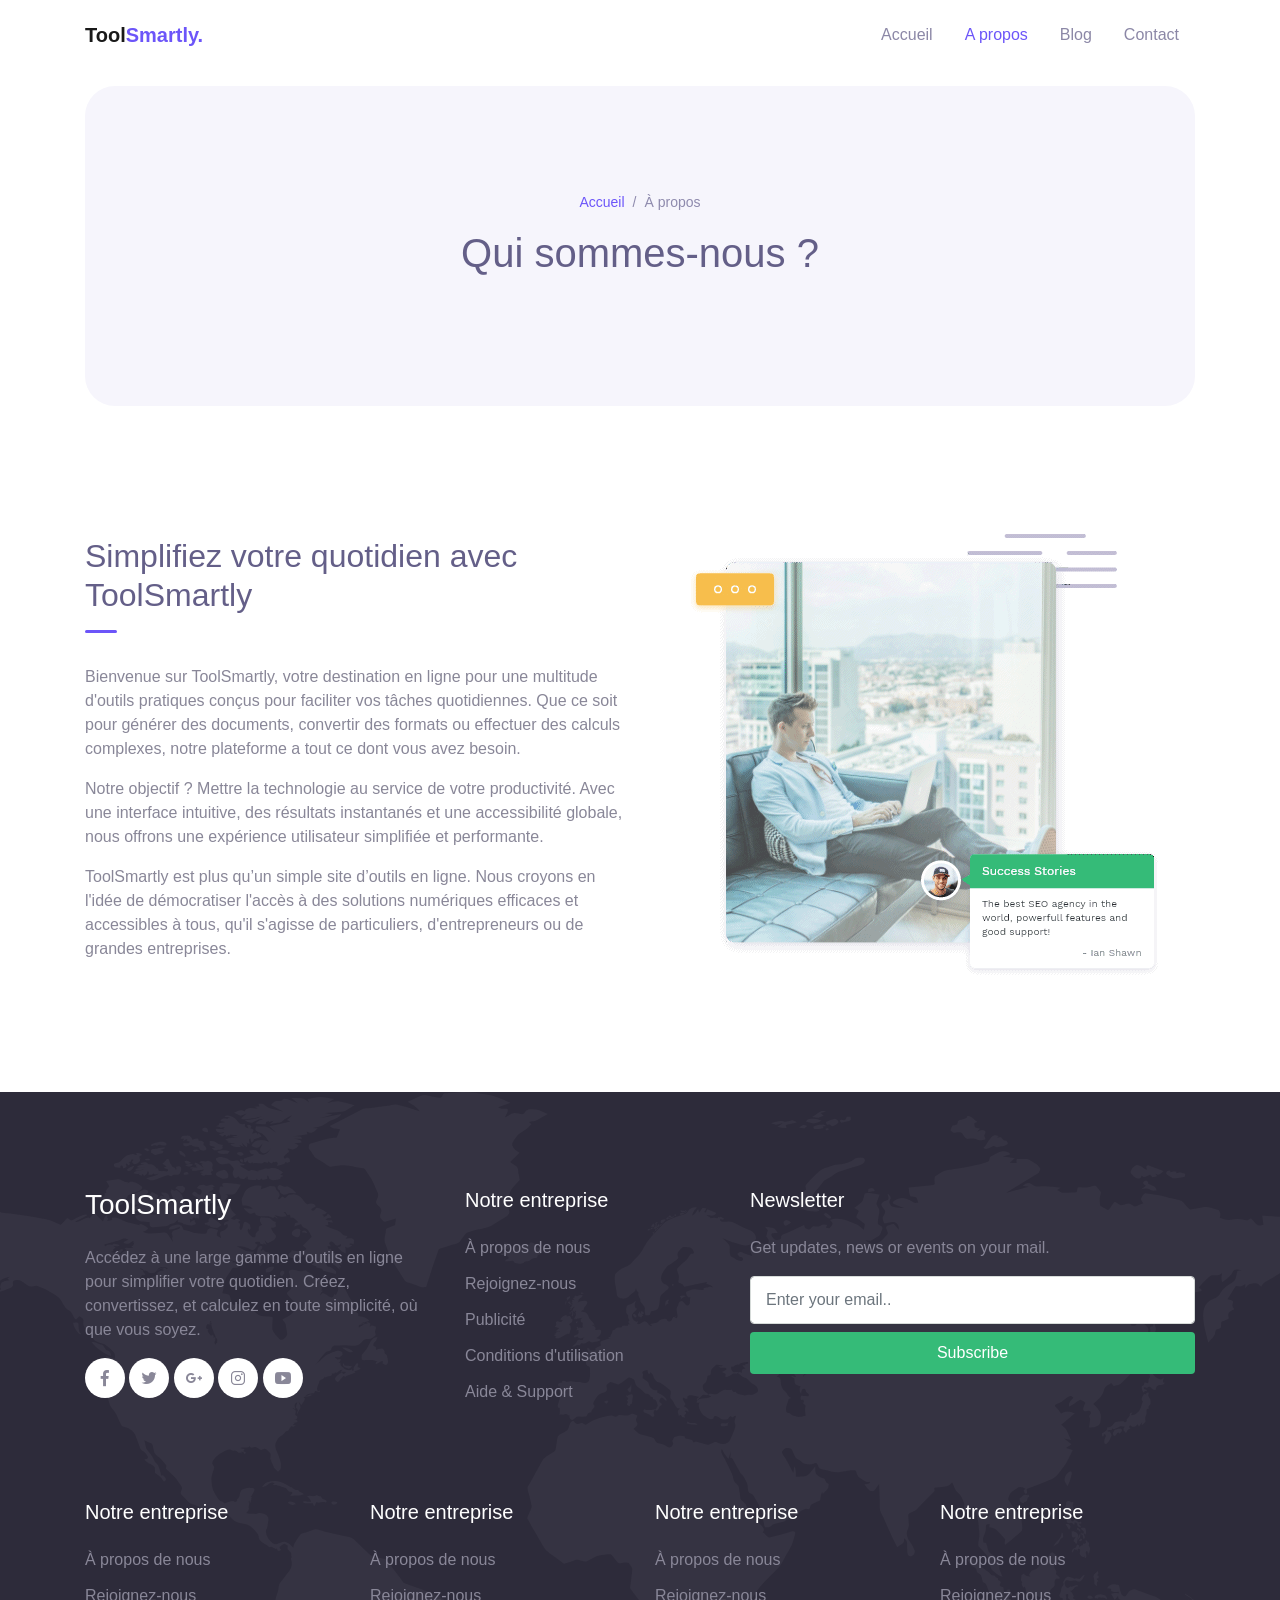
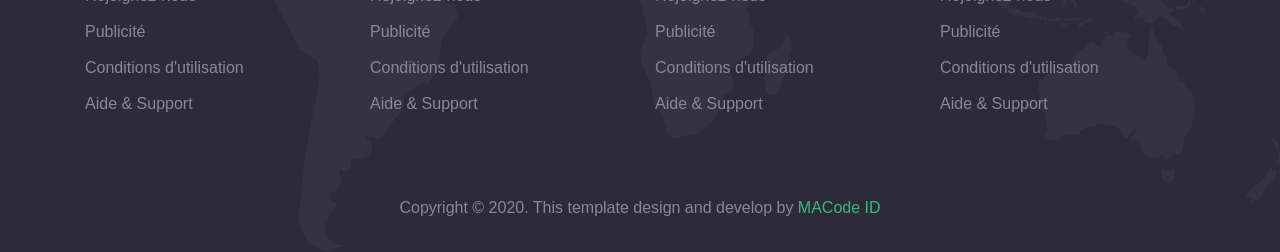
<file: a-propos.html>
<!DOCTYPE html>
<html lang="fr">

<head>
  <meta charset="UTF-8">
  <meta name="viewport" content="width=device-width, initial-scale=1.0">

  <meta http-equiv="X-UA-Compatible" content="ie=edge">

  <meta name="copyright" content="ToolSmartly">

  <title>SeoGram - SEO Agency Template</title>

  <link rel="stylesheet" href="assets/css/maicons.css">

  <link rel="stylesheet" href="assets/css/bootstrap.css">

  <link rel="stylesheet" href="assets/vendor/animate/animate.css">

  <link rel="stylesheet" href="assets/css/theme.css">
</head>

<body>



  <header>
    <nav class="navbar navbar-expand-lg navbar-light bg-white sticky" data-offset="300">
      <div class="container">
        <a href="/" class="navbar-brand">Tool<span class="text-primary">Smartly.</span></a>

        <button class="navbar-toggler" data-toggle="collapse" data-target="#navbarContent" aria-controls="navbarContent"
          aria-expanded="false" aria-label="Toggle navigation">
          <span class="navbar-toggler-icon"></span>
        </button>

        <div class="navbar-collapse collapsed" id="navbarContent">
          <ul class="navbar-nav ml-auto">
            <li class="nav-item">
              <a class="nav-link" href="/">Accueil</a>
            </li>
            <li class="nav-item active">
              <a class="nav-link" href="a-propos">A propos</a>
            </li>

            <li class="nav-item">
              <a class="nav-link" href="blog">Blog</a>
            </li>
            <li class="nav-item">
              <a class="nav-link" href="contact">Contact</a>
            </li>

          </ul>
        </div>

      </div>
    </nav>

    <div class="container">
      <div class="page-banner">
        <div class="row justify-content-center align-items-center h-100">
          <div class="col-md-6">
            <nav aria-label="Breadcrumb">
              <ul class="breadcrumb justify-content-center py-0 bg-transparent">
                <li class="breadcrumb-item"><a href="index.html">Accueil</a></li>
                <li class="breadcrumb-item active">À propos</li>
              </ul>
            </nav>
            <h1 class="text-center">Qui sommes-nous ?</h1>
          </div>
        </div>
      </div>
    </div>

  </header>

  <div class="page-section">
    <div class="container">
      <div class="row align-items-center">
        <div class="col-lg-6 py-3">
          <h2 class="title-section">Simplifiez votre quotidien avec ToolSmartly</h2>
          <div class="divider"></div>

          <p>Bienvenue sur ToolSmartly, votre destination en ligne pour une multitude d'outils pratiques conçus pour
            faciliter vos tâches quotidiennes. Que ce soit pour générer des documents, convertir des formats ou
            effectuer des calculs complexes, notre plateforme a tout ce dont vous avez besoin.</p>
          <p>Notre objectif ? Mettre la technologie au service de votre productivité. Avec une interface intuitive, des
            résultats instantanés et une accessibilité globale, nous offrons une expérience utilisateur simplifiée et
            performante.</p>
          <p>ToolSmartly est plus qu’un simple site d’outils en ligne. Nous croyons en l'idée de démocratiser l'accès à
            des solutions numériques efficaces et accessibles à tous, qu'il s'agisse de particuliers, d'entrepreneurs ou
            de grandes entreprises.</p>
        </div>
        <div class="col-lg-6 py-3">
          <div class="img-fluid py-3 text-center">
            <img src="assets/img/about_frame.png" alt="Illustration de ToolSmartly en action">
          </div>
        </div>
      </div>
    </div>
  </div>




  <footer class="page-footer bg-image" style="background-image: url(../assets/img/world_pattern.svg);">
    <div class="container">
      <div class="row mb-5">
        <div class="col-lg-4 py-3">
          <h3>ToolSmartly</h3>
          <p>Accédez à une large gamme d'outils en ligne pour simplifier votre quotidien. Créez, convertissez, et
            calculez en toute simplicité, où que vous soyez.</p>

          <div class="social-media-button">
            <a href="#"><span class="mai-logo-facebook-f"></span></a>
            <a href="#"><span class="mai-logo-twitter"></span></a>
            <a href="#"><span class="mai-logo-google-plus-g"></span></a>
            <a href="#"><span class="mai-logo-instagram"></span></a>
            <a href="#"><span class="mai-logo-youtube"></span></a>
          </div>
        </div>

        <div class="col-lg-3 py-3">
          <h5>Notre entreprise</h5>
          <ul class="footer-menu">
            <li><a href="#">À propos de nous</a></li>
            <li><a href="#">Rejoignez-nous</a></li>
            <li><a href="#">Publicité</a></li>
            <li><a href="#">Conditions d'utilisation</a></li>
            <li><a href="#">Aide & Support</a></li>
          </ul>
        </div>


        <div class="col-lg-5 py-3">
          <h5>Newsletter</h5>
          <p>Get updates, news or events on your mail.</p>
          <form action="#">
            <input type="text" class="form-control" placeholder="Enter your email..">
            <button type="submit" class="btn btn-success btn-block mt-2">Subscribe</button>
          </form>
        </div>
      </div>


      <div class="row mb-5">
        <div class="col-lg-3 py-3">
          <h5>Notre entreprise</h5>
          <ul class="footer-menu">
            <li><a href="#">À propos de nous</a></li>
            <li><a href="#">Rejoignez-nous</a></li>
            <li><a href="#">Publicité</a></li>
            <li><a href="#">Conditions d'utilisation</a></li>
            <li><a href="#">Aide & Support</a></li>
          </ul>
        </div>

        <div class="col-lg-3 py-3">
          <h5>Notre entreprise</h5>
          <ul class="footer-menu">
            <li><a href="#">À propos de nous</a></li>
            <li><a href="#">Rejoignez-nous</a></li>
            <li><a href="#">Publicité</a></li>
            <li><a href="#">Conditions d'utilisation</a></li>
            <li><a href="#">Aide & Support</a></li>
          </ul>
        </div>

        <div class="col-lg-3 py-3">
          <h5>Notre entreprise</h5>
          <ul class="footer-menu">
            <li><a href="#">À propos de nous</a></li>
            <li><a href="#">Rejoignez-nous</a></li>
            <li><a href="#">Publicité</a></li>
            <li><a href="#">Conditions d'utilisation</a></li>
            <li><a href="#">Aide & Support</a></li>
          </ul>
        </div>

        <div class="col-lg-3 py-3">
          <h5>Notre entreprise</h5>
          <ul class="footer-menu">
            <li><a href="#">À propos de nous</a></li>
            <li><a href="#">Rejoignez-nous</a></li>
            <li><a href="#">Publicité</a></li>
            <li><a href="#">Conditions d'utilisation</a></li>
            <li><a href="#">Aide & Support</a></li>
          </ul>
        </div>

      </div>

      <p class="text-center" id="copyright">Copyright &copy; 2020. This template design and develop by <a
          href="https://macodeid.com/" target="_blank">MACode ID</a></p>
    </div>
  </footer>

  <script src="assets/js/jquery-3.5.1.min.js"></script>
  <script src="assets/js/bootstrap.bundle.min.js"></script>
  <script src="assets/vendor/wow/wow.min.js"></script>
  <script src="assets/js/theme.js"></script>

  <!-- Back to top button -->
  <div class="back-to-top"></div>
</body>

</html>
</file>
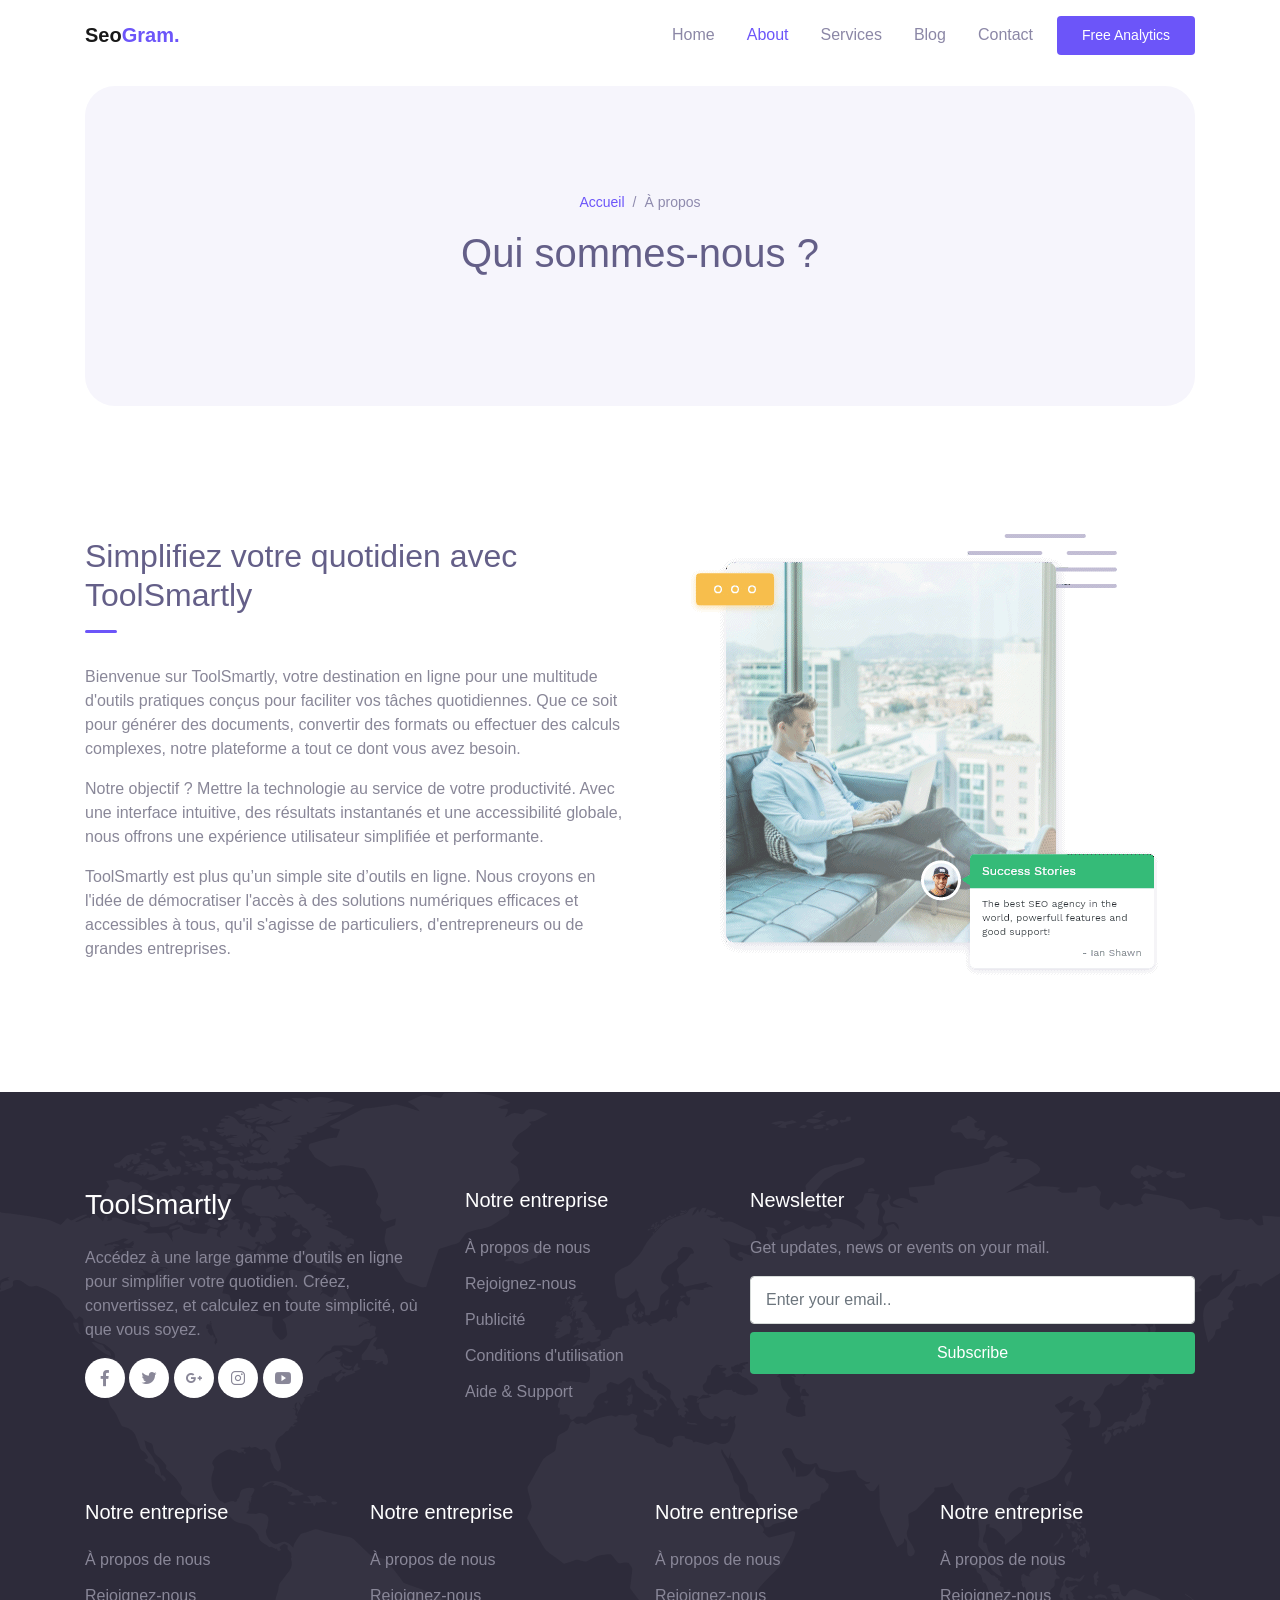
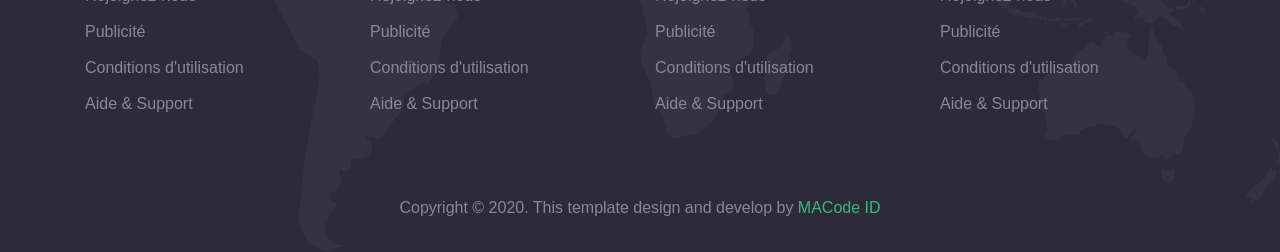
<file: about.html>
<!DOCTYPE html>
<html lang="en">

<head>
  <meta charset="UTF-8">
  <meta name="viewport" content="width=device-width, initial-scale=1.0">

  <meta http-equiv="X-UA-Compatible" content="ie=edge">

  <meta name="copyright" content="MACode ID, https://macodeid.com/">

  <title>SeoGram - SEO Agency Template</title>

  <link rel="stylesheet" href="assets/css/maicons.css">

  <link rel="stylesheet" href="assets/css/bootstrap.css">

  <link rel="stylesheet" href="assets/vendor/animate/animate.css">

  <link rel="stylesheet" href="assets/css/theme.css">
</head>

<body>

  <!-- Back to top button -->
  <div class="back-to-top"></div>

  <header>
    <nav class="navbar navbar-expand-lg navbar-light bg-white sticky" data-offset="300">
      <div class="container">
        <a href="#" class="navbar-brand">Seo<span class="text-primary">Gram.</span></a>

        <button class="navbar-toggler" data-toggle="collapse" data-target="#navbarContent" aria-controls="navbarContent"
          aria-expanded="false" aria-label="Toggle navigation">
          <span class="navbar-toggler-icon"></span>
        </button>

        <div class="navbar-collapse collapsed" id="navbarContent">
          <ul class="navbar-nav ml-auto">
            <li class="nav-item">
              <a class="nav-link" href="index.html">Home</a>
            </li>
            <li class="nav-item active">
              <a class="nav-link" href="about.html">About</a>
            </li>
            <li class="nav-item">
              <a class="nav-link" href="service.html">Services</a>
            </li>
            <li class="nav-item">
              <a class="nav-link" href="blog.html">Blog</a>
            </li>
            <li class="nav-item">
              <a class="nav-link" href="contact.html">Contact</a>
            </li>
            <li class="nav-item">
              <a class="btn btn-primary ml-lg-2" href="#">Free Analytics</a>
            </li>
          </ul>
        </div>

      </div>
    </nav>

    <div class="container">
      <div class="page-banner">
        <div class="row justify-content-center align-items-center h-100">
          <div class="col-md-6">
            <nav aria-label="Breadcrumb">
              <ul class="breadcrumb justify-content-center py-0 bg-transparent">
                <li class="breadcrumb-item"><a href="index.html">Accueil</a></li>
                <li class="breadcrumb-item active">À propos</li>
              </ul>
            </nav>
            <h1 class="text-center">Qui sommes-nous ?</h1>
          </div>
        </div>
      </div>
    </div>

  </header>

  <div class="page-section">
    <div class="container">
      <div class="row align-items-center">
        <div class="col-lg-6 py-3">
          <h2 class="title-section">Simplifiez votre quotidien avec ToolSmartly</h2>
          <div class="divider"></div>

          <p>Bienvenue sur ToolSmartly, votre destination en ligne pour une multitude d'outils pratiques conçus pour
            faciliter vos tâches quotidiennes. Que ce soit pour générer des documents, convertir des formats ou
            effectuer des calculs complexes, notre plateforme a tout ce dont vous avez besoin.</p>
          <p>Notre objectif ? Mettre la technologie au service de votre productivité. Avec une interface intuitive, des
            résultats instantanés et une accessibilité globale, nous offrons une expérience utilisateur simplifiée et
            performante.</p>
          <p>ToolSmartly est plus qu’un simple site d’outils en ligne. Nous croyons en l'idée de démocratiser l'accès à
            des solutions numériques efficaces et accessibles à tous, qu'il s'agisse de particuliers, d'entrepreneurs ou
            de grandes entreprises.</p>
        </div>
        <div class="col-lg-6 py-3">
          <div class="img-fluid py-3 text-center">
            <img src="assets/img/about_frame.png" alt="Illustration de ToolSmartly en action">
          </div>
        </div>
      </div>
    </div>
  </div>




  <footer class="page-footer bg-image" style="background-image: url(../assets/img/world_pattern.svg);">
    <div class="container">
      <div class="row mb-5">
        <div class="col-lg-4 py-3">
          <h3>ToolSmartly</h3>
          <p>Accédez à une large gamme d'outils en ligne pour simplifier votre quotidien. Créez, convertissez, et
            calculez en toute simplicité, où que vous soyez.</p>

          <div class="social-media-button">
            <a href="#"><span class="mai-logo-facebook-f"></span></a>
            <a href="#"><span class="mai-logo-twitter"></span></a>
            <a href="#"><span class="mai-logo-google-plus-g"></span></a>
            <a href="#"><span class="mai-logo-instagram"></span></a>
            <a href="#"><span class="mai-logo-youtube"></span></a>
          </div>
        </div>

        <div class="col-lg-3 py-3">
          <h5>Notre entreprise</h5>
          <ul class="footer-menu">
            <li><a href="#">À propos de nous</a></li>
            <li><a href="#">Rejoignez-nous</a></li>
            <li><a href="#">Publicité</a></li>
            <li><a href="#">Conditions d'utilisation</a></li>
            <li><a href="#">Aide & Support</a></li>
          </ul>
        </div>


        <div class="col-lg-5 py-3">
          <h5>Newsletter</h5>
          <p>Get updates, news or events on your mail.</p>
          <form action="#">
            <input type="text" class="form-control" placeholder="Enter your email..">
            <button type="submit" class="btn btn-success btn-block mt-2">Subscribe</button>
          </form>
        </div>
      </div>


      <div class="row mb-5">
        <div class="col-lg-3 py-3">
          <h5>Notre entreprise</h5>
          <ul class="footer-menu">
            <li><a href="#">À propos de nous</a></li>
            <li><a href="#">Rejoignez-nous</a></li>
            <li><a href="#">Publicité</a></li>
            <li><a href="#">Conditions d'utilisation</a></li>
            <li><a href="#">Aide & Support</a></li>
          </ul>
        </div>

        <div class="col-lg-3 py-3">
          <h5>Notre entreprise</h5>
          <ul class="footer-menu">
            <li><a href="#">À propos de nous</a></li>
            <li><a href="#">Rejoignez-nous</a></li>
            <li><a href="#">Publicité</a></li>
            <li><a href="#">Conditions d'utilisation</a></li>
            <li><a href="#">Aide & Support</a></li>
          </ul>
        </div>

        <div class="col-lg-3 py-3">
          <h5>Notre entreprise</h5>
          <ul class="footer-menu">
            <li><a href="#">À propos de nous</a></li>
            <li><a href="#">Rejoignez-nous</a></li>
            <li><a href="#">Publicité</a></li>
            <li><a href="#">Conditions d'utilisation</a></li>
            <li><a href="#">Aide & Support</a></li>
          </ul>
        </div>

        <div class="col-lg-3 py-3">
          <h5>Notre entreprise</h5>
          <ul class="footer-menu">
            <li><a href="#">À propos de nous</a></li>
            <li><a href="#">Rejoignez-nous</a></li>
            <li><a href="#">Publicité</a></li>
            <li><a href="#">Conditions d'utilisation</a></li>
            <li><a href="#">Aide & Support</a></li>
          </ul>
        </div>

      </div>

      <p class="text-center" id="copyright">Copyright &copy; 2020. This template design and develop by <a
          href="https://macodeid.com/" target="_blank">MACode ID</a></p>
    </div>
  </footer>

  <script src="assets/js/jquery-3.5.1.min.js"></script>
  <script src="assets/js/bootstrap.bundle.min.js"></script>
  <script src="assets/vendor/wow/wow.min.js"></script>
  <script src="assets/js/theme.js"></script>


</body>

</html>
</file>
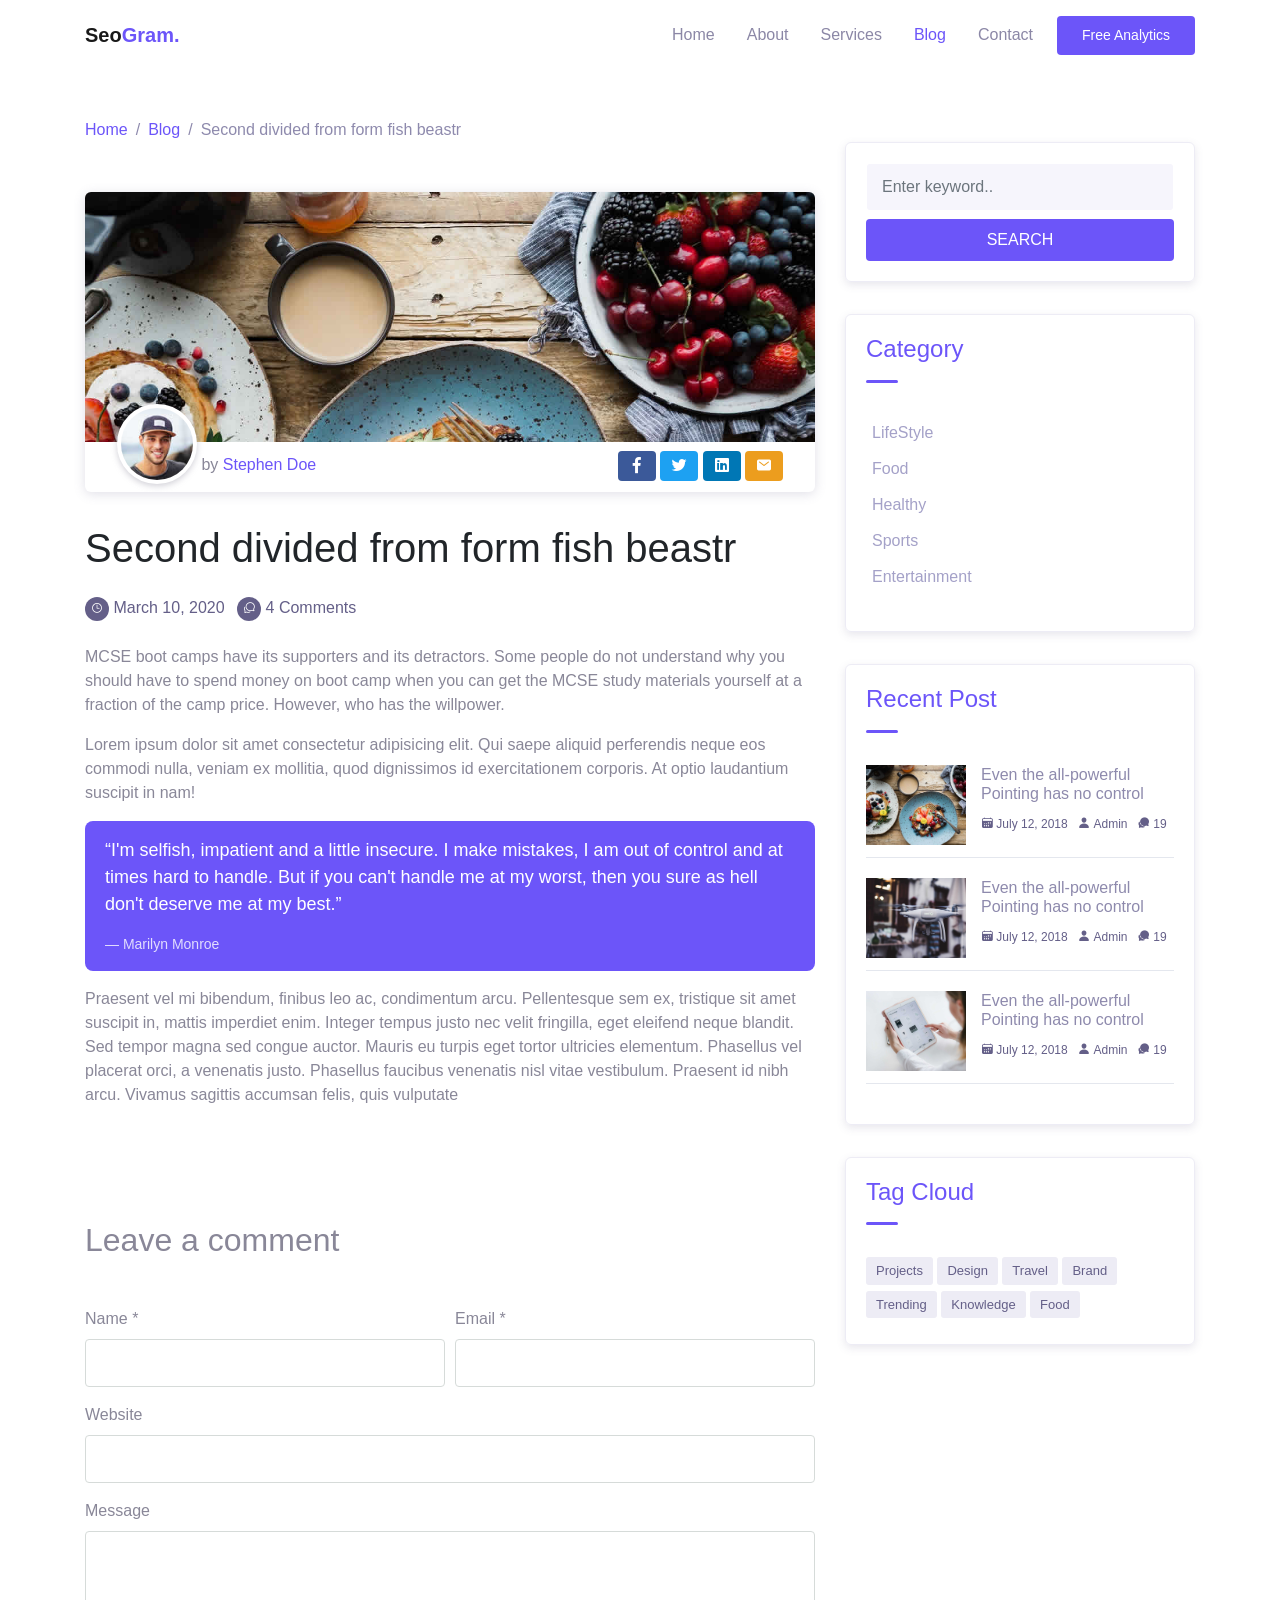
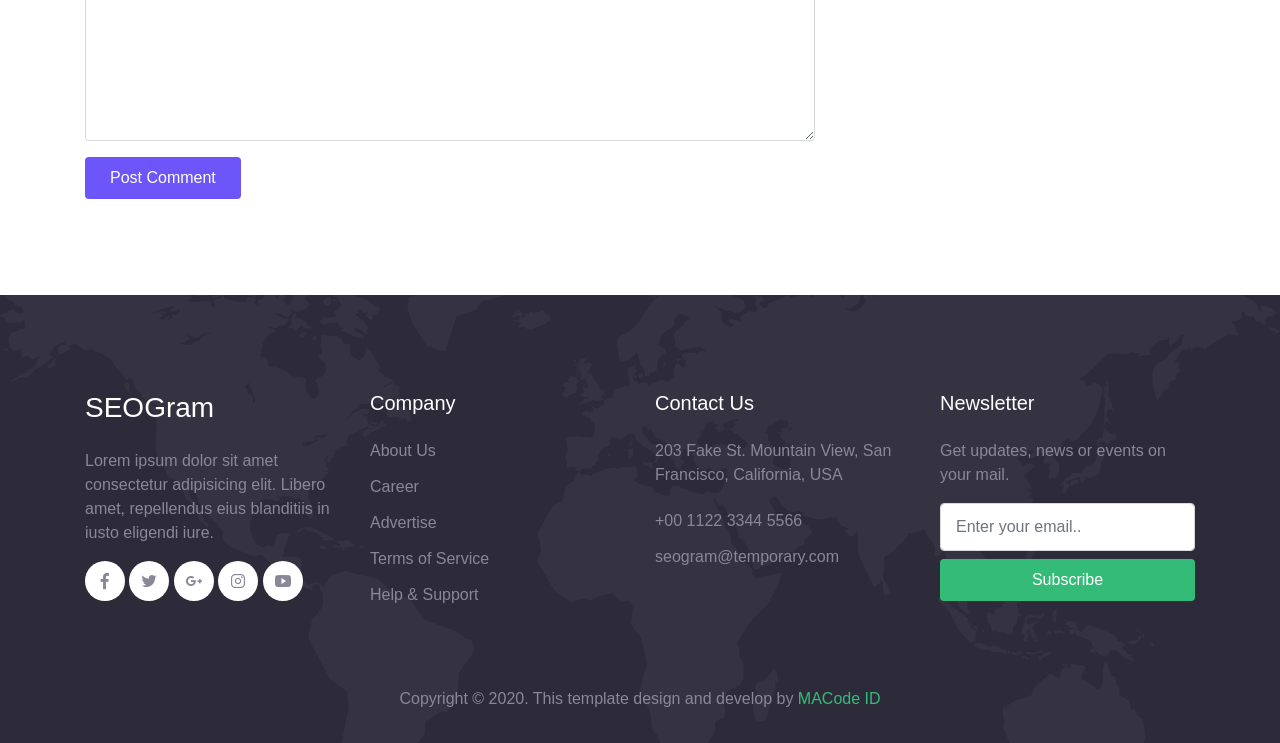
<file: blog-details.html>
<!DOCTYPE html>
<html lang="en">
<head>
  <meta charset="UTF-8">
  <meta name="viewport" content="width=device-width, initial-scale=1.0">

  <meta http-equiv="X-UA-Compatible" content="ie=edge">

  <meta name="copyright" content="MACode ID, https://macodeid.com/">

  <title>SeoGram - SEO Agency Template</title>

  <link rel="stylesheet" href="assets/css/maicons.css">

  <link rel="stylesheet" href="assets/css/bootstrap.css">

  <link rel="stylesheet" href="assets/vendor/animate/animate.css">

  <link rel="stylesheet" href="assets/css/theme.css">
</head>
<body>

  <!-- Back to top button -->
  <div class="back-to-top"></div>
  
  <header>
    <nav class="navbar navbar-expand-lg navbar-light bg-white sticky" data-offset="300">
      <div class="container">
        <a href="#" class="navbar-brand">Seo<span class="text-primary">Gram.</span></a>

        <button class="navbar-toggler" data-toggle="collapse" data-target="#navbarContent" aria-controls="navbarContent" aria-expanded="false" aria-label="Toggle navigation">
          <span class="navbar-toggler-icon"></span>
        </button>

        <div class="navbar-collapse collapsed" id="navbarContent">
          <ul class="navbar-nav ml-auto">
            <li class="nav-item">
              <a class="nav-link" href="index.html">Home</a>
            </li>
            <li class="nav-item">
              <a class="nav-link" href="about.html">About</a>
            </li>
            <li class="nav-item">
              <a class="nav-link" href="service.html">Services</a>
            </li>
            <li class="nav-item active">
              <a class="nav-link" href="blog.html">Blog</a>
            </li>
            <li class="nav-item">
              <a class="nav-link" href="contact.html">Contact</a>
            </li>
            <li class="nav-item">
              <a class="btn btn-primary ml-lg-2" href="#">Free Analytics</a>
            </li>
          </ul>
        </div>

      </div>
    </nav>
  </header>

  <div class="page-section pt-5">
    <div class="container">
      <nav aria-label="Breadcrumb">
        <ul class="breadcrumb p-0 mb-0 bg-transparent">
          <li class="breadcrumb-item"><a href="index.html">Home</a></li>
          <li class="breadcrumb-item"><a href="blog.html">Blog</a></li>
          <li class="breadcrumb-item active">Second divided from form fish beastr</li>
        </ul>
      </nav>
      
      <div class="row">
        <div class="col-lg-8">
          <div class="blog-single-wrap">
            <div class="header">
              <div class="post-thumb">
                <img src="assets/img/blog/blog-1.jpg" alt="">
              </div>
              <div class="meta-header">
                <div class="post-author">
                  <div class="avatar">
                    <img src="assets/img/person/person_1.jpg" alt="">
                  </div>
                  by <a href="#">Stephen Doe</a>
                </div>

                <div class="post-sharer">
                  <a href="#" class="btn social-facebook"><span class="mai-logo-facebook-f"></span></a>
                  <a href="#" class="btn social-twitter"><span class="mai-logo-twitter"></span></a>
                  <a href="#" class="btn social-linkedin"><span class="mai-logo-linkedin"></span></a>
                  <a href="#" class="btn"><span class="mai-mail"></span></a>
                </div>
              </div>
            </div>
            <h1 class="post-title">Second divided from form fish beastr</h1>
            <div class="post-meta">
              <div class="post-date">
                <span class="icon">
                  <span class="mai-time-outline"></span>
                </span> <a href="#">March 10, 2020</a>
              </div>
              <div class="post-comment-count ml-2">
                <span class="icon">
                  <span class="mai-chatbubbles-outline"></span>
                </span> <a href="#">4 Comments</a>
              </div>
            </div>
            <div class="post-content">
              <p>MCSE boot camps have its supporters and its detractors. Some people do not understand why you should have to spend money on boot camp when you can get the MCSE study materials yourself at a fraction of the camp price. However, who has the willpower.</p>
              <p>Lorem ipsum dolor sit amet consectetur adipisicing elit. Qui saepe aliquid perferendis neque eos commodi nulla, veniam ex mollitia, quod dignissimos id exercitationem corporis. At optio laudantium suscipit in nam!</p>
              <blockquote class="quote">“I'm selfish, impatient and a little insecure. I make mistakes, I am out of control and at times hard to handle. But if you can't handle me at my worst, then you sure as hell don't deserve me at my best.”
              <span class="author">― Marilyn Monroe</span></blockquote>
              <p>Praesent vel mi bibendum, finibus leo ac, condimentum arcu. Pellentesque sem ex, tristique sit amet suscipit in, mattis imperdiet enim. Integer tempus justo nec velit fringilla, eget eleifend neque blandit. Sed tempor magna sed congue auctor. Mauris eu turpis eget tortor ultricies elementum. Phasellus vel placerat orci, a venenatis justo. Phasellus faucibus venenatis nisl vitae vestibulum. Praesent id nibh arcu. Vivamus sagittis accumsan felis, quis vulputate</p>
            </div>
          </div>

          <div class="comment-form-wrap pt-5">
            <h2 class="mb-5">Leave a comment</h2>
            <form action="#" class="">
              <div class="form-row form-group">
                <div class="col-md-6">
                  <label for="name">Name *</label>
                  <input type="text" class="form-control" id="name">
                </div>
                <div class="col-md-6">
                  <label for="email">Email *</label>
                  <input type="email" class="form-control" id="email">
                </div>
              </div>
              <div class="form-group">
                <label for="website">Website</label>
                <input type="url" class="form-control" id="website">
              </div>
  
              <div class="form-group">
                <label for="message">Message</label>
                <textarea name="msg" id="message" cols="30" rows="8" class="form-control"></textarea>
              </div>
              <div class="form-group">
                <input type="submit" value="Post Comment" class="btn btn-primary">
              </div>
  
            </form>
          </div>

        </div>
        <div class="col-lg-4">
          <div class="widget">
            <!-- Widget search -->
            <div class="widget-box">
              <form action="#" class="search-widget">
                <input type="text" class="form-control" placeholder="Enter keyword..">
                <button type="submit" class="btn btn-primary btn-block">Search</button>
              </form>
            </div>

            <!-- Widget Categories -->
            <div class="widget-box">
              <h4 class="widget-title">Category</h4>
              <div class="divider"></div>

              <ul class="categories">
                <li><a href="#">LifeStyle</a></li>
                <li><a href="#">Food</a></li>
                <li><a href="#">Healthy</a></li>
                <li><a href="#">Sports</a></li>
                <li><a href="#">Entertainment</a></li>
              </ul>
            </div>

            <!-- Widget recent post -->
            <div class="widget-box">
              <h4 class="widget-title">Recent Post</h4>
              <div class="divider"></div>

              <div class="blog-item">
                  <a class="post-thumb" href="">
                    <img src="assets/img/blog/blog-1.jpg" alt="">
                  </a>
                  <div class="content">
                    <h6 class="post-title"><a href="#">Even the all-powerful Pointing has no control</a></h6>
                    <div class="meta">
                      <a href="#"><span class="mai-calendar"></span> July 12, 2018</a>
                      <a href="#"><span class="mai-person"></span> Admin</a>
                      <a href="#"><span class="mai-chatbubbles"></span> 19</a>
                    </div>
                  </div>
              </div>

              <div class="blog-item">
                  <a class="post-thumb" href="">
                    <img src="assets/img/blog/blog-2.jpg" alt="">
                  </a>
                  <div class="content">
                    <h6 class="post-title"><a href="#">Even the all-powerful Pointing has no control</a></h6>
                    <div class="meta">
                      <a href="#"><span class="mai-calendar"></span> July 12, 2018</a>
                      <a href="#"><span class="mai-person"></span> Admin</a>
                      <a href="#"><span class="mai-chatbubbles"></span> 19</a>
                    </div>
                  </div>
              </div>

              <div class="blog-item">
                  <a class="post-thumb" href="">
                    <img src="assets/img/blog/blog-3.jpg" alt="">
                  </a>
                  <div class="content">
                    <h6 class="post-title"><a href="#">Even the all-powerful Pointing has no control</a></h6>
                    <div class="meta">
                      <a href="#"><span class="mai-calendar"></span> July 12, 2018</a>
                      <a href="#"><span class="mai-person"></span> Admin</a>
                      <a href="#"><span class="mai-chatbubbles"></span> 19</a>
                    </div>
                  </div>
              </div>

            </div>

            <!-- Widget Tag Cloud -->
            <div class="widget-box">
              <h4 class="widget-title">Tag Cloud</h4>
              <div class="divider"></div>

              <div class="tag-clouds">
                <a href="#" class="tag-cloud-link">Projects</a>
                <a href="#" class="tag-cloud-link">Design</a>
                <a href="#" class="tag-cloud-link">Travel</a>
                <a href="#" class="tag-cloud-link">Brand</a>
                <a href="#" class="tag-cloud-link">Trending</a>
                <a href="#" class="tag-cloud-link">Knowledge</a>
                <a href="#" class="tag-cloud-link">Food</a>
              </div>
            </div>

          </div>
        </div>
      </div>

    </div>
  </div>

  <footer class="page-footer bg-image" style="background-image: url(../assets/img/world_pattern.svg);">
    <div class="container">
      <div class="row mb-5">
        <div class="col-lg-3 py-3">
          <h3>SEOGram</h3>
          <p>Lorem ipsum dolor sit amet consectetur adipisicing elit. Libero amet, repellendus eius blanditiis in iusto eligendi iure.</p>

          <div class="social-media-button">
            <a href="#"><span class="mai-logo-facebook-f"></span></a>
            <a href="#"><span class="mai-logo-twitter"></span></a>
            <a href="#"><span class="mai-logo-google-plus-g"></span></a>
            <a href="#"><span class="mai-logo-instagram"></span></a>
            <a href="#"><span class="mai-logo-youtube"></span></a>
          </div>
        </div>
        <div class="col-lg-3 py-3">
          <h5>Company</h5>
          <ul class="footer-menu">
            <li><a href="#">About Us</a></li>
            <li><a href="#">Career</a></li>
            <li><a href="#">Advertise</a></li>
            <li><a href="#">Terms of Service</a></li>
            <li><a href="#">Help & Support</a></li>
          </ul>
        </div>
        <div class="col-lg-3 py-3">
          <h5>Contact Us</h5>
          <p>203 Fake St. Mountain View, San Francisco, California, USA</p>
          <a href="#" class="footer-link">+00 1122 3344 5566</a>
          <a href="#" class="footer-link">seogram@temporary.com</a>
        </div>
        <div class="col-lg-3 py-3">
          <h5>Newsletter</h5>
          <p>Get updates, news or events on your mail.</p>
          <form action="#">
            <input type="text" class="form-control" placeholder="Enter your email..">
            <button type="submit" class="btn btn-success btn-block mt-2">Subscribe</button>
          </form>
        </div>
      </div>

      <p class="text-center" id="copyright">Copyright &copy; 2020. This template design and develop by <a href="https://macodeid.com/" target="_blank">MACode ID</a></p>
    </div>
  </footer>

<script src="assets/js/jquery-3.5.1.min.js"></script>

<script src="assets/js/bootstrap.bundle.min.js"></script>

<script src="assets/vendor/wow/wow.min.js"></script>

<script src="assets/js/theme.js"></script>

</body>
</html>
</file>
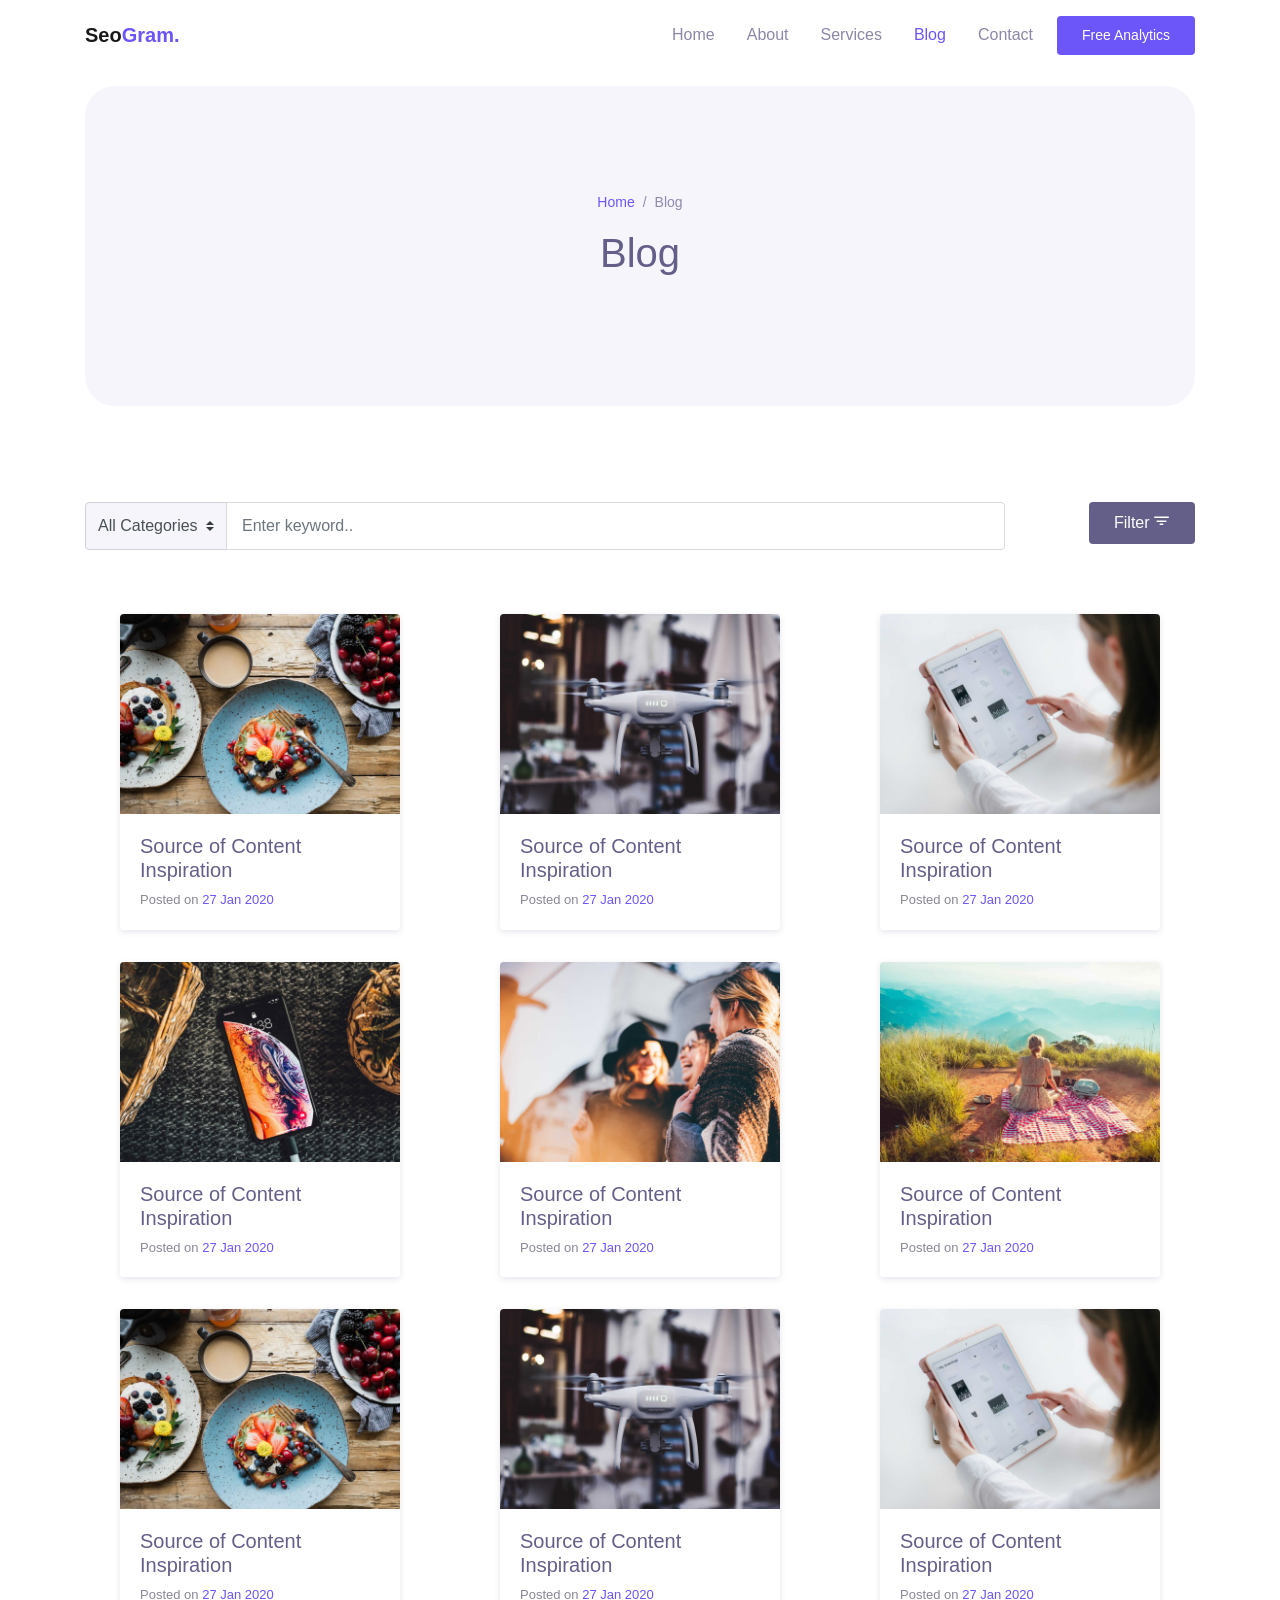
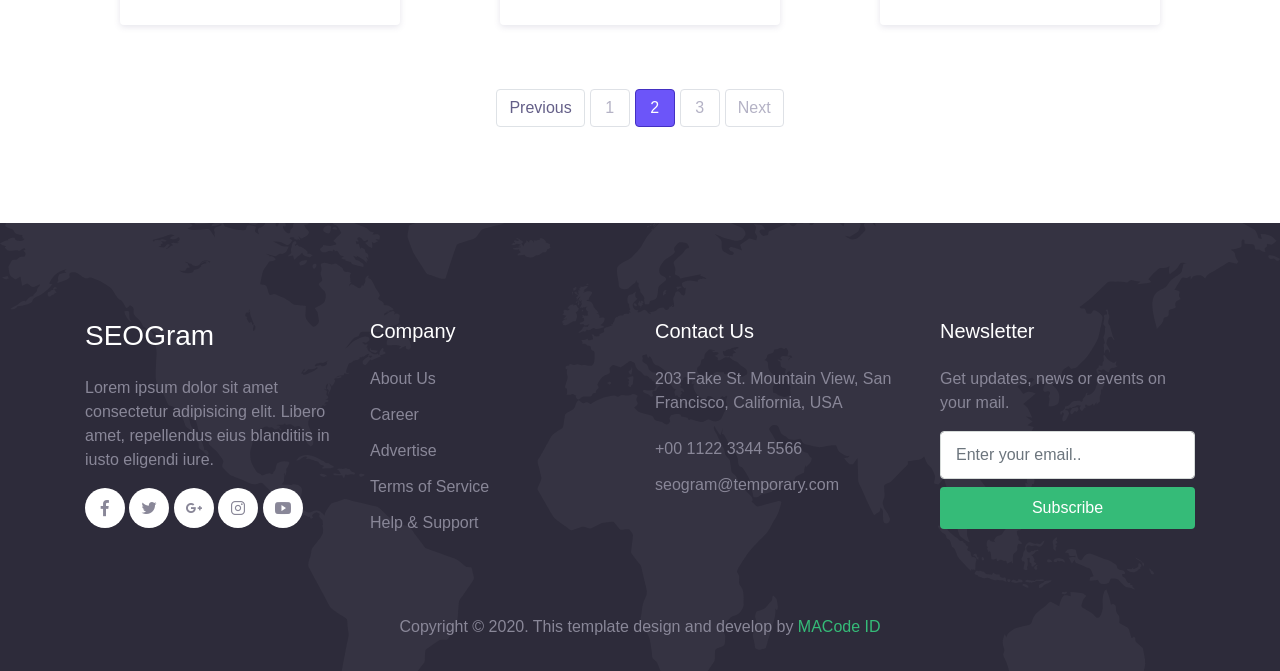
<file: blog.html>
<!DOCTYPE html>
<html lang="en">
<head>
  <meta charset="UTF-8">
  <meta name="viewport" content="width=device-width, initial-scale=1.0">

  <meta http-equiv="X-UA-Compatible" content="ie=edge">

  <meta name="copyright" content="MACode ID, https://macodeid.com/">

  <title>SeoGram - SEO Agency Template</title>

  <link rel="stylesheet" href="assets/css/maicons.css">

  <link rel="stylesheet" href="assets/css/bootstrap.css">

  <link rel="stylesheet" href="assets/vendor/animate/animate.css">

  <link rel="stylesheet" href="assets/css/theme.css">
</head>
<body>

  <!-- Back to top button -->
  <div class="back-to-top"></div>
  
  <header>
    <nav class="navbar navbar-expand-lg navbar-light bg-white sticky" data-offset="300">
      <div class="container">
        <a href="#" class="navbar-brand">Seo<span class="text-primary">Gram.</span></a>

        <button class="navbar-toggler" data-toggle="collapse" data-target="#navbarContent" aria-controls="navbarContent" aria-expanded="false" aria-label="Toggle navigation">
          <span class="navbar-toggler-icon"></span>
        </button>

        <div class="navbar-collapse collapsed" id="navbarContent">
          <ul class="navbar-nav ml-auto">
            <li class="nav-item">
              <a class="nav-link" href="index.html">Home</a>
            </li>
            <li class="nav-item">
              <a class="nav-link" href="about.html">About</a>
            </li>
            <li class="nav-item">
              <a class="nav-link" href="service.html">Services</a>
            </li>
            <li class="nav-item active">
              <a class="nav-link" href="blog.html">Blog</a>
            </li>
            <li class="nav-item">
              <a class="nav-link" href="contact.html">Contact</a>
            </li>
            <li class="nav-item">
              <a class="btn btn-primary ml-lg-2" href="#">Free Analytics</a>
            </li>
          </ul>
        </div>

      </div>
    </nav>

    <div class="container">
      <div class="page-banner">
        <div class="row justify-content-center align-items-center h-100">
          <div class="col-md-6">
            <nav aria-label="Breadcrumb">
              <ul class="breadcrumb justify-content-center py-0 bg-transparent">
                <li class="breadcrumb-item"><a href="index.html">Home</a></li>
                <li class="breadcrumb-item active">Blog</li>
              </ul>
            </nav>
            <h1 class="text-center">Blog</h1>
          </div>
        </div>
      </div>
    </div>
  </header>

  <div class="page-section">
    <div class="container">
      <div class="row">
        <div class="col-sm-10">
          <form action="#" class="form-search-blog">
            <div class="input-group">
              <div class="input-group-prepend">
                <select id="categories" class="custom-select bg-light">
                  <option>All Categories</option>
                  <option value="travel">Travel</option>
                  <option value="lifestyle">LifeStyle</option>
                  <option value="healthy">Healthy</option>
                  <option value="food">Food</option>
                </select>
              </div>
              <input type="text" class="form-control" placeholder="Enter keyword..">
            </div>
          </form>
        </div>
        <div class="col-sm-2 text-sm-right">
          <button class="btn btn-secondary">Filter <span class="mai-filter"></span></button>
        </div>
      </div>

      <div class="row my-5">
        <div class="col-lg-4 py-3">
          <div class="card-blog">
            <div class="header">
              <div class="post-thumb">
                <img src="assets/img/blog/blog-1.jpg" alt="">
              </div>
            </div>
            <div class="body">
              <h5 class="post-title"><a href="blog-details.html">Source of Content Inspiration</a></h5>
              <div class="post-date">Posted on <a href="#">27 Jan 2020</a></div>
            </div>
          </div>
        </div>
        
        <div class="col-lg-4 py-3">
          <div class="card-blog">
            <div class="header">
              <div class="post-thumb">
                <img src="assets/img/blog/blog-2.jpg" alt="">
              </div>
            </div>
            <div class="body">
              <h5 class="post-title"><a href="blog-details.html">Source of Content Inspiration</a></h5>
              <div class="post-date">Posted on <a href="#">27 Jan 2020</a></div>
            </div>
          </div>
        </div>

        <div class="col-lg-4 py-3">
          <div class="card-blog">
            <div class="header">
              <div class="post-thumb">
                <img src="assets/img/blog/blog-3.jpg" alt="">
              </div>
            </div>
            <div class="body">
              <h5 class="post-title"><a href="blog-details.html">Source of Content Inspiration</a></h5>
              <div class="post-date">Posted on <a href="#">27 Jan 2020</a></div>
            </div>
          </div>
        </div>

        <div class="col-lg-4 py-3">
          <div class="card-blog">
            <div class="header">
              <div class="post-thumb">
                <img src="assets/img/blog/blog-4.jpg" alt="">
              </div>
            </div>
            <div class="body">
              <h5 class="post-title"><a href="blog-details.html">Source of Content Inspiration</a></h5>
              <div class="post-date">Posted on <a href="#">27 Jan 2020</a></div>
            </div>
          </div>
        </div>
        
        <div class="col-lg-4 py-3">
          <div class="card-blog">
            <div class="header">
              <div class="post-thumb">
                <img src="assets/img/blog/blog-5.jpg" alt="">
              </div>
            </div>
            <div class="body">
              <h5 class="post-title"><a href="blog-details.html">Source of Content Inspiration</a></h5>
              <div class="post-date">Posted on <a href="#">27 Jan 2020</a></div>
            </div>
          </div>
        </div>

        <div class="col-lg-4 py-3">
          <div class="card-blog">
            <div class="header">
              <div class="post-thumb">
                <img src="assets/img/blog/blog-6.jpg" alt="">
              </div>
            </div>
            <div class="body">
              <h5 class="post-title"><a href="blog-details.html">Source of Content Inspiration</a></h5>
              <div class="post-date">Posted on <a href="#">27 Jan 2020</a></div>
            </div>
          </div>
        </div>

        <div class="col-lg-4 py-3">
          <div class="card-blog">
            <div class="header">
              <div class="post-thumb">
                <img src="assets/img/blog/blog-1.jpg" alt="">
              </div>
            </div>
            <div class="body">
              <h5 class="post-title"><a href="blog-details.html">Source of Content Inspiration</a></h5>
              <div class="post-date">Posted on <a href="#">27 Jan 2020</a></div>
            </div>
          </div>
        </div>
        
        <div class="col-lg-4 py-3">
          <div class="card-blog">
            <div class="header">
              <div class="post-thumb">
                <img src="assets/img/blog/blog-2.jpg" alt="">
              </div>
            </div>
            <div class="body">
              <h5 class="post-title"><a href="blog-details.html">Source of Content Inspiration</a></h5>
              <div class="post-date">Posted on <a href="#">27 Jan 2020</a></div>
            </div>
          </div>
        </div>

        <div class="col-lg-4 py-3">
          <div class="card-blog">
            <div class="header">
              <div class="post-thumb">
                <img src="assets/img/blog/blog-3.jpg" alt="">
              </div>
            </div>
            <div class="body">
              <h5 class="post-title"><a href="blog-details.html">Source of Content Inspiration</a></h5>
              <div class="post-date">Posted on <a href="#">27 Jan 2020</a></div>
            </div>
          </div>
        </div>

      </div>

      <nav aria-label="Page Navigation">
        <ul class="pagination justify-content-center">
          <li class="page-item disabled">
            <a class="page-link" href="#" tabindex="-1" aria-disabled="true">Previous</a>
          </li>
          <li class="page-item"><a class="page-link" href="#">1</a></li>
          <li class="page-item active" aria-current="page">
            <a class="page-link" href="#">2 <span class="sr-only">(current)</span></a>
          </li>
          <li class="page-item"><a class="page-link" href="#">3</a></li>
          <li class="page-item">
            <a class="page-link" href="#">Next</a>
          </li>
        </ul>
      </nav>

    </div>
  </div>

  <footer class="page-footer bg-image" style="background-image: url(../assets/img/world_pattern.svg);">
    <div class="container">
      <div class="row mb-5">
        <div class="col-lg-3 py-3">
          <h3>SEOGram</h3>
          <p>Lorem ipsum dolor sit amet consectetur adipisicing elit. Libero amet, repellendus eius blanditiis in iusto eligendi iure.</p>

          <div class="social-media-button">
            <a href="#"><span class="mai-logo-facebook-f"></span></a>
            <a href="#"><span class="mai-logo-twitter"></span></a>
            <a href="#"><span class="mai-logo-google-plus-g"></span></a>
            <a href="#"><span class="mai-logo-instagram"></span></a>
            <a href="#"><span class="mai-logo-youtube"></span></a>
          </div>
        </div>
        <div class="col-lg-3 py-3">
          <h5>Company</h5>
          <ul class="footer-menu">
            <li><a href="#">About Us</a></li>
            <li><a href="#">Career</a></li>
            <li><a href="#">Advertise</a></li>
            <li><a href="#">Terms of Service</a></li>
            <li><a href="#">Help & Support</a></li>
          </ul>
        </div>
        <div class="col-lg-3 py-3">
          <h5>Contact Us</h5>
          <p>203 Fake St. Mountain View, San Francisco, California, USA</p>
          <a href="#" class="footer-link">+00 1122 3344 5566</a>
          <a href="#" class="footer-link">seogram@temporary.com</a>
        </div>
        <div class="col-lg-3 py-3">
          <h5>Newsletter</h5>
          <p>Get updates, news or events on your mail.</p>
          <form action="#">
            <input type="text" class="form-control" placeholder="Enter your email..">
            <button type="submit" class="btn btn-success btn-block mt-2">Subscribe</button>
          </form>
        </div>
      </div>

      <p class="text-center" id="copyright">Copyright &copy; 2020. This template design and develop by <a href="https://macodeid.com/" target="_blank">MACode ID</a></p>
    </div>
  </footer>

<script src="assets/js/jquery-3.5.1.min.js"></script>

<script src="assets/js/bootstrap.bundle.min.js"></script>

<script src="assets/vendor/wow/wow.min.js"></script>

<script src="assets/js/theme.js"></script>

</body>
</html>
</file>
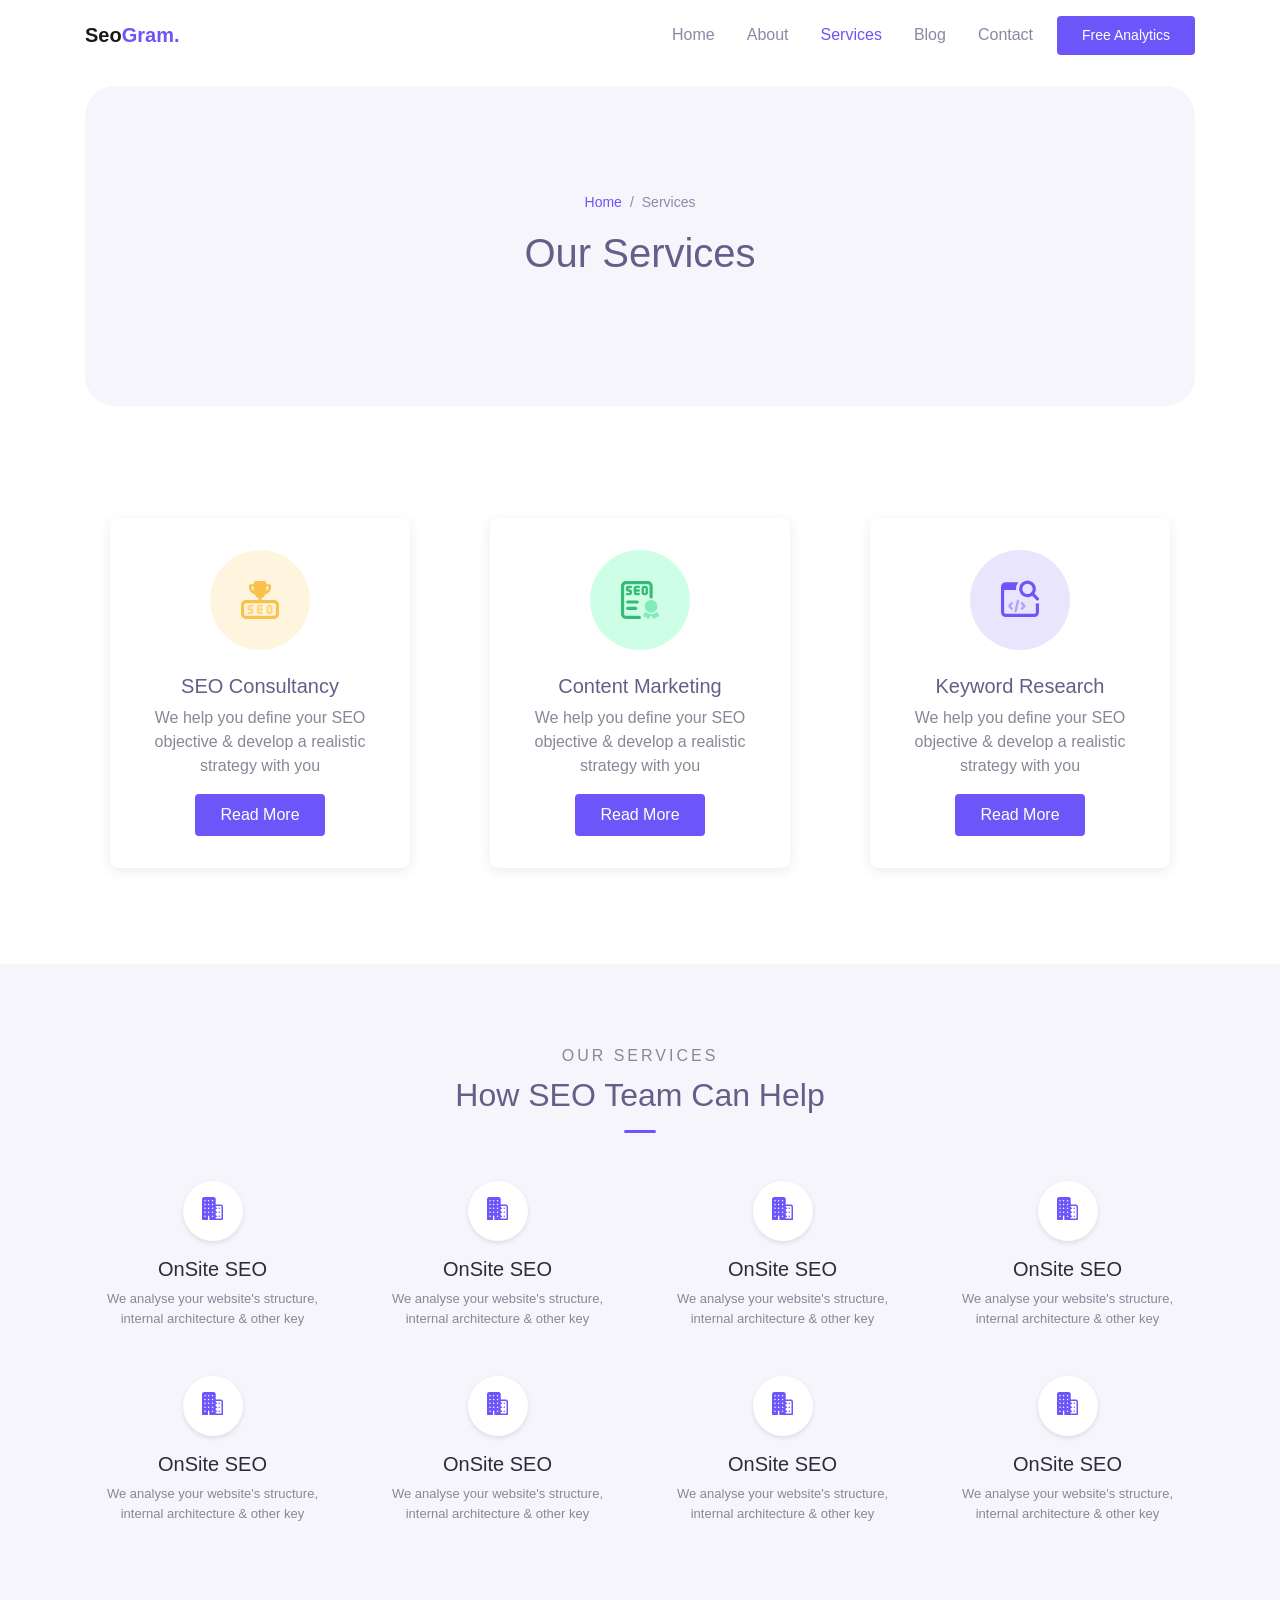
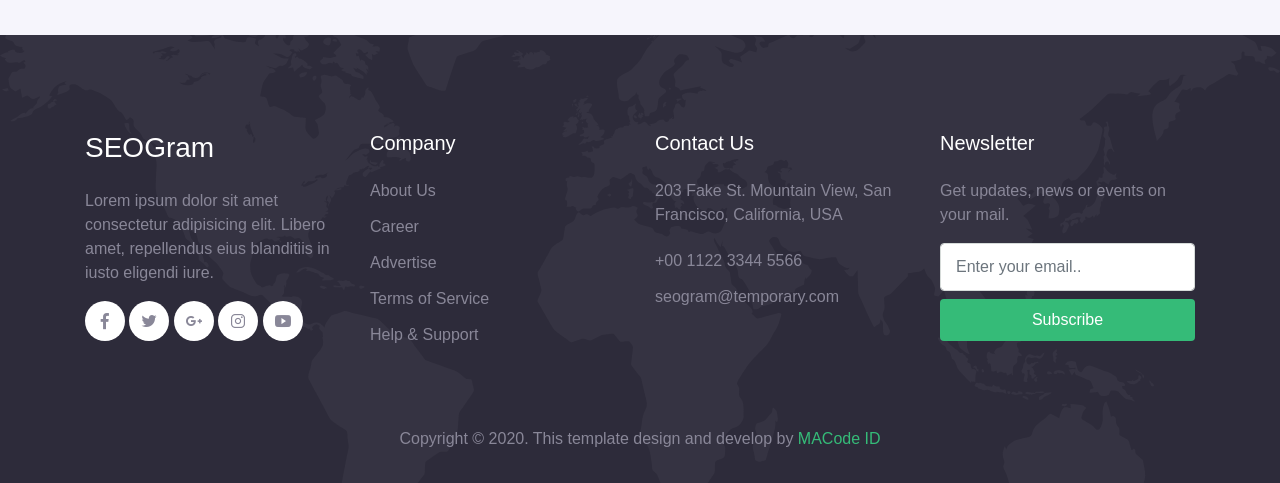
<file: service.html>
<!DOCTYPE html>
<html lang="en">
<head>
  <meta charset="UTF-8">
  <meta name="viewport" content="width=device-width, initial-scale=1.0">

  <meta http-equiv="X-UA-Compatible" content="ie=edge">

  <meta name="copyright" content="MACode ID, https://macodeid.com/">

  <title>SeoGram - SEO Agency Template</title>

  <link rel="stylesheet" href="assets/css/maicons.css">

  <link rel="stylesheet" href="assets/css/bootstrap.css">

  <link rel="stylesheet" href="assets/vendor/animate/animate.css">

  <link rel="stylesheet" href="assets/css/theme.css">
</head>
<body>

  <!-- Back to top button -->
  <div class="back-to-top"></div>
  
  <header>
    <nav class="navbar navbar-expand-lg navbar-light bg-white sticky" data-offset="300">
      <div class="container">
        <a href="#" class="navbar-brand">Seo<span class="text-primary">Gram.</span></a>

        <button class="navbar-toggler" data-toggle="collapse" data-target="#navbarContent" aria-controls="navbarContent" aria-expanded="false" aria-label="Toggle navigation">
          <span class="navbar-toggler-icon"></span>
        </button>

        <div class="navbar-collapse collapsed" id="navbarContent">
          <ul class="navbar-nav ml-auto">
            <li class="nav-item">
              <a class="nav-link" href="index.html">Home</a>
            </li>
            <li class="nav-item">
              <a class="nav-link" href="about.html">About</a>
            </li>
            <li class="nav-item active">
              <a class="nav-link" href="service.html">Services</a>
            </li>
            <li class="nav-item">
              <a class="nav-link" href="blog.html">Blog</a>
            </li>
            <li class="nav-item">
              <a class="nav-link" href="contact.html">Contact</a>
            </li>
            <li class="nav-item">
              <a class="btn btn-primary ml-lg-2" href="#">Free Analytics</a>
            </li>
          </ul>
        </div>

      </div>
    </nav>

    <div class="container">
      <div class="page-banner">
        <div class="row justify-content-center align-items-center h-100">
          <div class="col-md-6">
            <nav aria-label="Breadcrumb">
              <ul class="breadcrumb justify-content-center py-0 bg-transparent">
                <li class="breadcrumb-item"><a href="index.html">Home</a></li>
                <li class="breadcrumb-item active">Services</li>
              </ul>
            </nav>
            <h1 class="text-center">Our Services</h1>
          </div>
        </div>
      </div>
    </div>
  </header>

  <div class="page-section">
    <div class="container">
      <div class="row">
        <div class="col-lg-4">
          <div class="card-service">
            <div class="header">
              <img src="assets/img/services/service-1.svg" alt="">
            </div>
            <div class="body">
              <h5 class="text-secondary">SEO Consultancy</h5>
              <p>We help you define your SEO objective & develop a realistic strategy with you</p>
              <a href="service.html" class="btn btn-primary">Read More</a>
            </div>
          </div>
        </div>
        <div class="col-lg-4">
          <div class="card-service">
            <div class="header">
              <img src="assets/img/services/service-2.svg" alt="">
            </div>
            <div class="body">
              <h5 class="text-secondary">Content Marketing</h5>
              <p>We help you define your SEO objective & develop a realistic strategy with you</p>
              <a href="service.html" class="btn btn-primary">Read More</a>
            </div>
          </div>
        </div>
        <div class="col-lg-4">
          <div class="card-service">
            <div class="header">
              <img src="assets/img/services/service-3.svg" alt="">
            </div>
            <div class="body">
              <h5 class="text-secondary">Keyword Research</h5>
              <p>We help you define your SEO objective & develop a realistic strategy with you</p>
              <a href="service.html" class="btn btn-primary">Read More</a>
            </div>
          </div>
        </div>
      </div>
    </div> <!-- .container -->
  </div> <!-- .page-section -->

  <div class="page-section bg-light">
    <div class="container">
      <div class="text-center">
        <div class="subhead">Our services</div>
        <h2 class="title-section">How SEO Team Can Help</h2>
        <div class="divider mx-auto"></div>

        <div class="row">
          <div class="col-sm-6 col-lg-4 col-xl-3 py-3">
            <div class="features">
              <div class="header mb-3">
                <span class="mai-business"></span>
              </div>
              <h5>OnSite SEO</h5>
              <p>We analyse your website's structure, internal architecture & other key</p>
            </div>
          </div>
          <div class="col-sm-6 col-lg-4 col-xl-3 py-3">
            <div class="features">
              <div class="header mb-3">
                <span class="mai-business"></span>
              </div>
              <h5>OnSite SEO</h5>
              <p>We analyse your website's structure, internal architecture & other key</p>
            </div>
          </div>
          <div class="col-sm-6 col-lg-4 col-xl-3 py-3">
            <div class="features">
              <div class="header mb-3">
                <span class="mai-business"></span>
              </div>
              <h5>OnSite SEO</h5>
              <p>We analyse your website's structure, internal architecture & other key</p>
            </div>
          </div>
          <div class="col-sm-6 col-lg-4 col-xl-3 py-3">
            <div class="features">
              <div class="header mb-3">
                <span class="mai-business"></span>
              </div>
              <h5>OnSite SEO</h5>
              <p>We analyse your website's structure, internal architecture & other key</p>
            </div>
          </div>
          <div class="col-sm-6 col-lg-4 col-xl-3 py-3">
            <div class="features">
              <div class="header mb-3">
                <span class="mai-business"></span>
              </div>
              <h5>OnSite SEO</h5>
              <p>We analyse your website's structure, internal architecture & other key</p>
            </div>
          </div>
          <div class="col-sm-6 col-lg-4 col-xl-3 py-3">
            <div class="features">
              <div class="header mb-3">
                <span class="mai-business"></span>
              </div>
              <h5>OnSite SEO</h5>
              <p>We analyse your website's structure, internal architecture & other key</p>
            </div>
          </div>
          <div class="col-sm-6 col-lg-4 col-xl-3 py-3">
            <div class="features">
              <div class="header mb-3">
                <span class="mai-business"></span>
              </div>
              <h5>OnSite SEO</h5>
              <p>We analyse your website's structure, internal architecture & other key</p>
            </div>
          </div>
          <div class="col-sm-6 col-lg-4 col-xl-3 py-3">
            <div class="features">
              <div class="header mb-3">
                <span class="mai-business"></span>
              </div>
              <h5>OnSite SEO</h5>
              <p>We analyse your website's structure, internal architecture & other key</p>
            </div>
          </div>
        </div>

      </div>
    </div> <!-- .container -->
  </div> <!-- .page-section -->

  <footer class="page-footer bg-image" style="background-image: url(../assets/img/world_pattern.svg);">
    <div class="container">
      <div class="row mb-5">
        <div class="col-lg-3 py-3">
          <h3>SEOGram</h3>
          <p>Lorem ipsum dolor sit amet consectetur adipisicing elit. Libero amet, repellendus eius blanditiis in iusto eligendi iure.</p>

          <div class="social-media-button">
            <a href="#"><span class="mai-logo-facebook-f"></span></a>
            <a href="#"><span class="mai-logo-twitter"></span></a>
            <a href="#"><span class="mai-logo-google-plus-g"></span></a>
            <a href="#"><span class="mai-logo-instagram"></span></a>
            <a href="#"><span class="mai-logo-youtube"></span></a>
          </div>
        </div>
        <div class="col-lg-3 py-3">
          <h5>Company</h5>
          <ul class="footer-menu">
            <li><a href="#">About Us</a></li>
            <li><a href="#">Career</a></li>
            <li><a href="#">Advertise</a></li>
            <li><a href="#">Terms of Service</a></li>
            <li><a href="#">Help & Support</a></li>
          </ul>
        </div>
        <div class="col-lg-3 py-3">
          <h5>Contact Us</h5>
          <p>203 Fake St. Mountain View, San Francisco, California, USA</p>
          <a href="#" class="footer-link">+00 1122 3344 5566</a>
          <a href="#" class="footer-link">seogram@temporary.com</a>
        </div>
        <div class="col-lg-3 py-3">
          <h5>Newsletter</h5>
          <p>Get updates, news or events on your mail.</p>
          <form action="#">
            <input type="text" class="form-control" placeholder="Enter your email..">
            <button type="submit" class="btn btn-success btn-block mt-2">Subscribe</button>
          </form>
        </div>
      </div>

      <p class="text-center" id="copyright">Copyright &copy; 2020. This template design and develop by <a href="https://macodeid.com/" target="_blank">MACode ID</a></p>
    </div>
  </footer>

<script src="assets/js/jquery-3.5.1.min.js"></script>

<script src="assets/js/bootstrap.bundle.min.js"></script>

<script src="assets/vendor/wow/wow.min.js"></script>

<script src="assets/js/theme.js"></script>

</body>
</html>
</file>
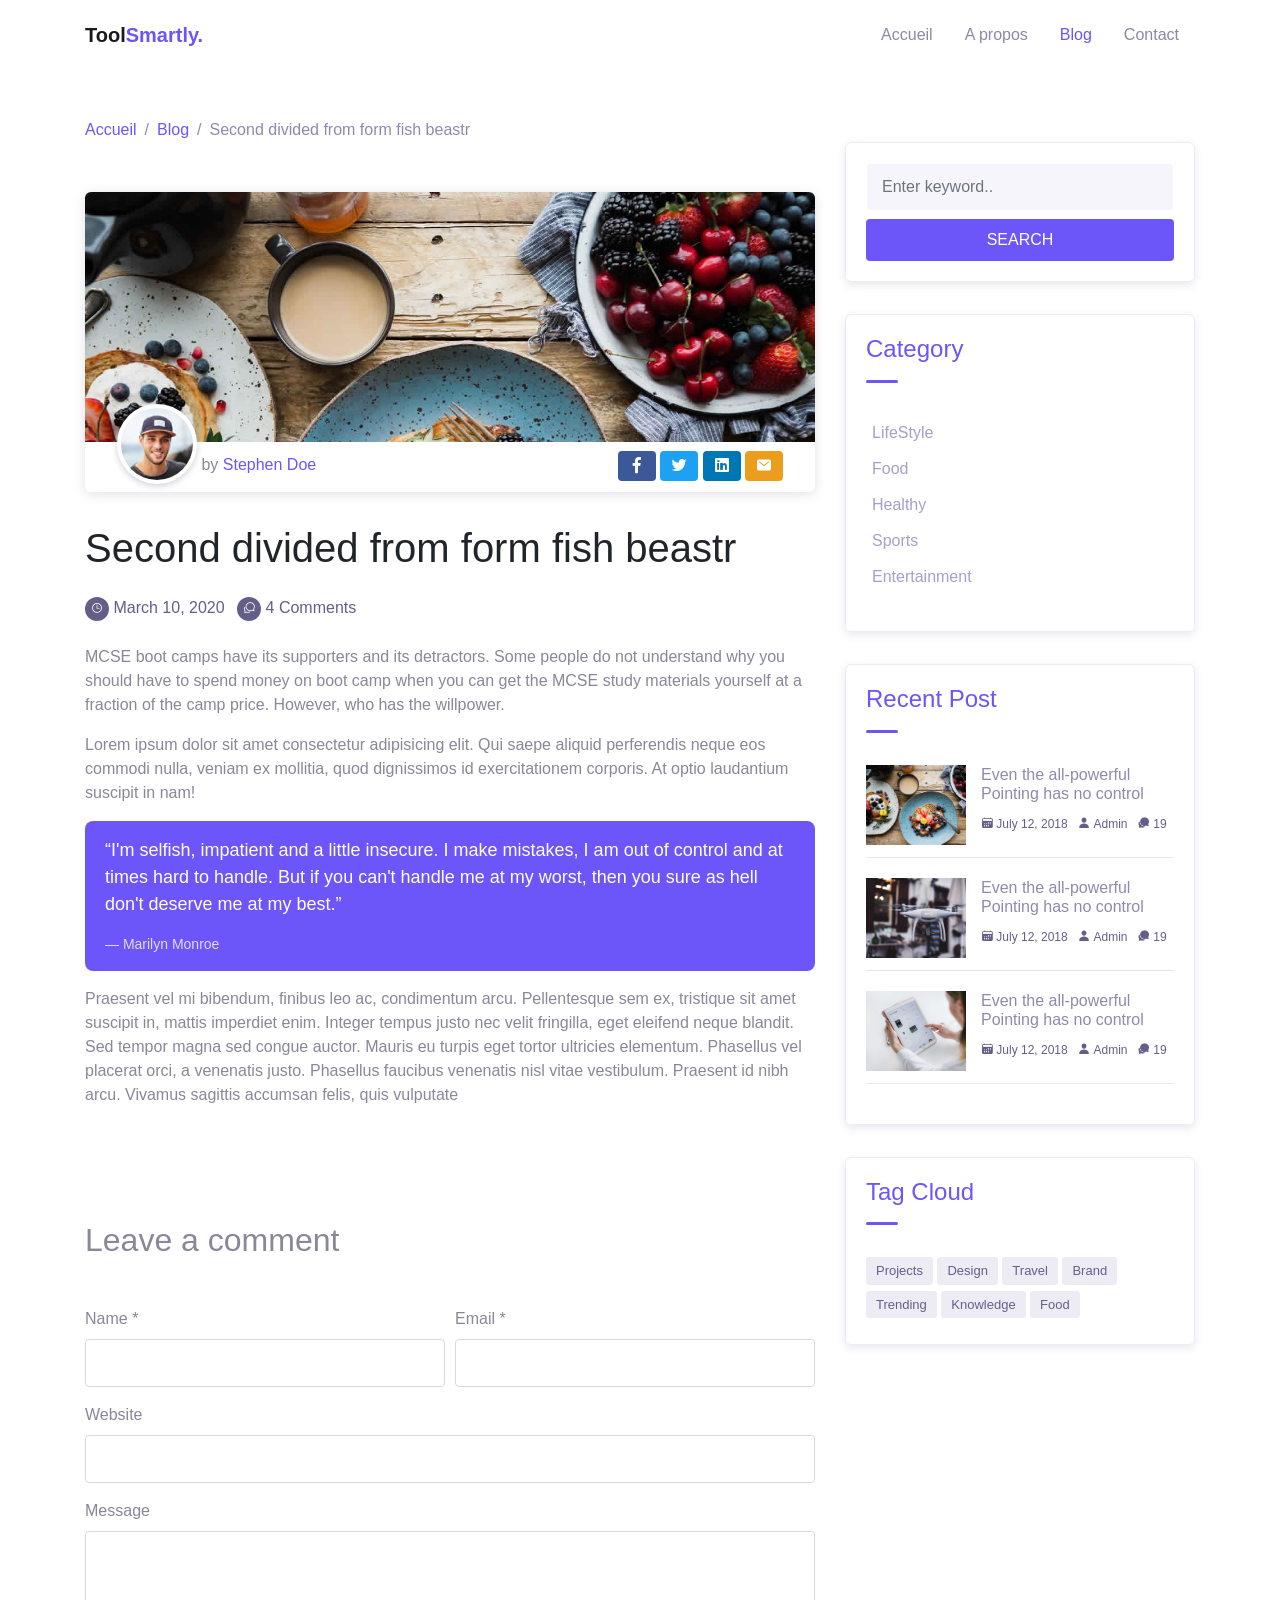
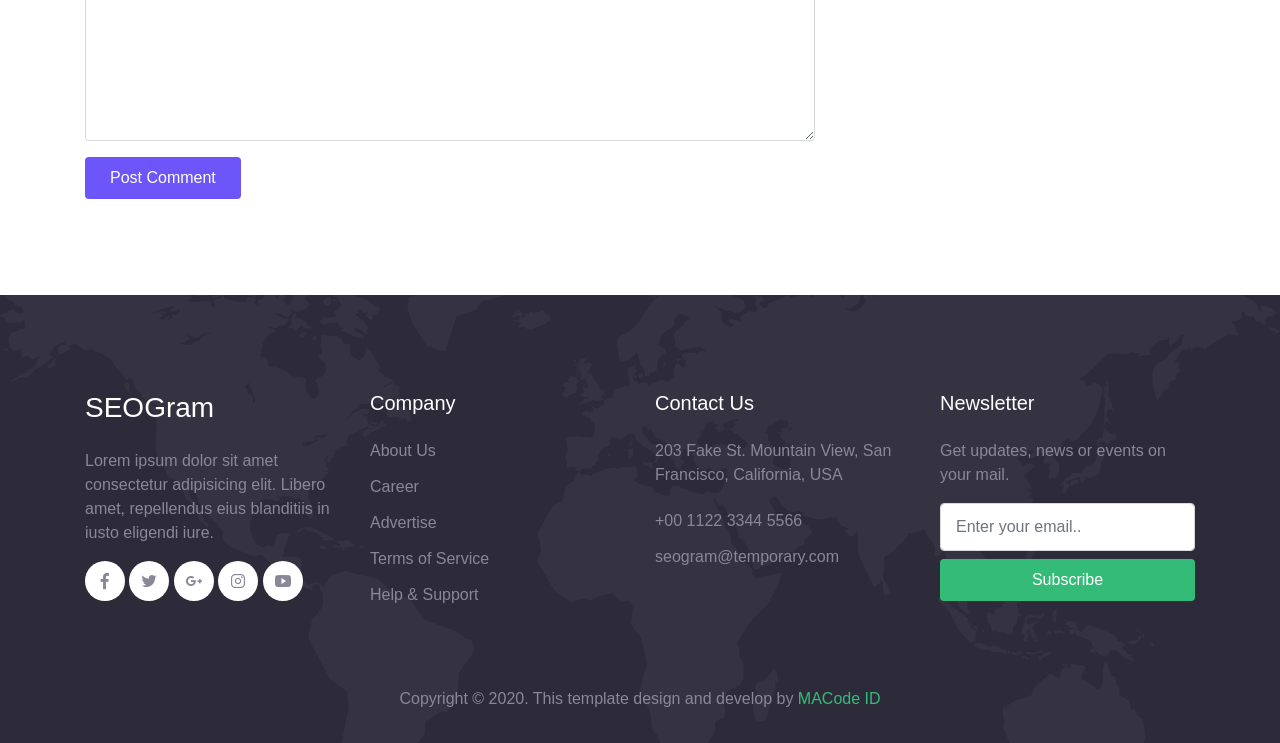
<file: blog/blog-details.html>
<!DOCTYPE html>
<html lang="fr">
<head>
  <meta charset="UTF-8">
  <meta name="viewport" content="width=device-width, initial-scale=1.0">

  <meta http-equiv="X-UA-Compatible" content="ie=edge">

  <meta name="copyright" content="ToolSmartly">

  <title>SeoGram - SEO Agency Template</title>

  <link rel="stylesheet" href="../assets/css/maicons.css">

  <link rel="stylesheet" href="../assets/css/bootstrap.css">

  <link rel="stylesheet" href="../assets/vendor/animate/animate.css">

  <link rel="stylesheet" href="../assets/css/theme.css">
</head>
<body>

  <!-- Back to top button -->
  <div class="back-to-top"></div>
  
  <header>
    <nav class="navbar navbar-expand-lg navbar-light bg-white sticky" data-offset="300">
      <div class="container">
        <a href="/" class="navbar-brand">Tool<span class="text-primary">Smartly.</span></a>

        <button class="navbar-toggler" data-toggle="collapse" data-target="#navbarContent" aria-controls="navbarContent" aria-expanded="false" aria-label="Toggle navigation">
          <span class="navbar-toggler-icon"></span>
        </button>

        <div class="navbar-collapse collapsed" id="navbarContent">
          <ul class="navbar-nav ml-auto">
            <li class="nav-item">
              <a class="nav-link" href="/">Accueil</a>
            </li>
            <li class="nav-item">
              <a class="nav-link" href="pages/a-propos.htll">A propos</a>
            </li>

            <li class="nav-item active">
              <a class="nav-link" href="blog/index.html">Blog</a>
            </li>
            <li class="nav-item">
              <a class="nav-link" href="pages/contact.html">Contact</a>
            </li>

          </ul>
        </div>

      </div>
    </nav>
  </header>

  <div class="page-section pt-5">
    <div class="container">
      <nav aria-label="Breadcrumb">
        <ul class="breadcrumb p-0 mb-0 bg-transparent">
          <li class="breadcrumb-item"><a href="/">Accueil</a></li>
          <li class="breadcrumb-item"><a href="blog/index.html">Blog</a></li>
          <li class="breadcrumb-item active">Second divided from form fish beastr</li>
        </ul>
      </nav>
      
      <div class="row">
        <div class="col-lg-8">
          <div class="blog-single-wrap">
            <div class="header">
              <div class="post-thumb">
                <img src="../assets/img/blog/blog-1.jpg" alt="">
              </div>
              <div class="meta-header">
                <div class="post-author">
                  <div class="avatar">
                    <img src="../assets/img/person/person_1.jpg" alt="">
                  </div>
                  by <a href="#">Stephen Doe</a>
                </div>

                <div class="post-sharer">
                  <a href="#" class="btn social-facebook"><span class="mai-logo-facebook-f"></span></a>
                  <a href="#" class="btn social-twitter"><span class="mai-logo-twitter"></span></a>
                  <a href="#" class="btn social-linkedin"><span class="mai-logo-linkedin"></span></a>
                  <a href="#" class="btn"><span class="mai-mail"></span></a>
                </div>
              </div>
            </div>
            <h1 class="post-title">Second divided from form fish beastr</h1>
            <div class="post-meta">
              <div class="post-date">
                <span class="icon">
                  <span class="mai-time-outline"></span>
                </span> <a href="#">March 10, 2020</a>
              </div>
              <div class="post-comment-count ml-2">
                <span class="icon">
                  <span class="mai-chatbubbles-outline"></span>
                </span> <a href="#">4 Comments</a>
              </div>
            </div>
            <div class="post-content">
              <p>MCSE boot camps have its supporters and its detractors. Some people do not understand why you should have to spend money on boot camp when you can get the MCSE study materials yourself at a fraction of the camp price. However, who has the willpower.</p>
              <p>Lorem ipsum dolor sit amet consectetur adipisicing elit. Qui saepe aliquid perferendis neque eos commodi nulla, veniam ex mollitia, quod dignissimos id exercitationem corporis. At optio laudantium suscipit in nam!</p>
              <blockquote class="quote">“I'm selfish, impatient and a little insecure. I make mistakes, I am out of control and at times hard to handle. But if you can't handle me at my worst, then you sure as hell don't deserve me at my best.”
              <span class="author">― Marilyn Monroe</span></blockquote>
              <p>Praesent vel mi bibendum, finibus leo ac, condimentum arcu. Pellentesque sem ex, tristique sit amet suscipit in, mattis imperdiet enim. Integer tempus justo nec velit fringilla, eget eleifend neque blandit. Sed tempor magna sed congue auctor. Mauris eu turpis eget tortor ultricies elementum. Phasellus vel placerat orci, a venenatis justo. Phasellus faucibus venenatis nisl vitae vestibulum. Praesent id nibh arcu. Vivamus sagittis accumsan felis, quis vulputate</p>
            </div>
          </div>

          <div class="comment-form-wrap pt-5">
            <h2 class="mb-5">Leave a comment</h2>
            <form action="#" class="">
              <div class="form-row form-group">
                <div class="col-md-6">
                  <label for="name">Name *</label>
                  <input type="text" class="form-control" id="name">
                </div>
                <div class="col-md-6">
                  <label for="email">Email *</label>
                  <input type="email" class="form-control" id="email">
                </div>
              </div>
              <div class="form-group">
                <label for="website">Website</label>
                <input type="url" class="form-control" id="website">
              </div>
  
              <div class="form-group">
                <label for="message">Message</label>
                <textarea name="msg" id="message" cols="30" rows="8" class="form-control"></textarea>
              </div>
              <div class="form-group">
                <input type="submit" value="Post Comment" class="btn btn-primary">
              </div>
  
            </form>
          </div>

        </div>
        <div class="col-lg-4">
          <div class="widget">
            <!-- Widget search -->
            <div class="widget-box">
              <form action="#" class="search-widget">
                <input type="text" class="form-control" placeholder="Enter keyword..">
                <button type="submit" class="btn btn-primary btn-block">Search</button>
              </form>
            </div>

            <!-- Widget Categories -->
            <div class="widget-box">
              <h4 class="widget-title">Category</h4>
              <div class="divider"></div>

              <ul class="categories">
                <li><a href="#">LifeStyle</a></li>
                <li><a href="#">Food</a></li>
                <li><a href="#">Healthy</a></li>
                <li><a href="#">Sports</a></li>
                <li><a href="#">Entertainment</a></li>
              </ul>
            </div>

            <!-- Widget recent post -->
            <div class="widget-box">
              <h4 class="widget-title">Recent Post</h4>
              <div class="divider"></div>

              <div class="blog-item">
                  <a class="post-thumb" href="">
                    <img src="../assets/img/blog/blog-1.jpg" alt="">
                  </a>
                  <div class="content">
                    <h6 class="post-title"><a href="#">Even the all-powerful Pointing has no control</a></h6>
                    <div class="meta">
                      <a href="#"><span class="mai-calendar"></span> July 12, 2018</a>
                      <a href="#"><span class="mai-person"></span> Admin</a>
                      <a href="#"><span class="mai-chatbubbles"></span> 19</a>
                    </div>
                  </div>
              </div>

              <div class="blog-item">
                  <a class="post-thumb" href="">
                    <img src="../assets/img/blog/blog-2.jpg" alt="">
                  </a>
                  <div class="content">
                    <h6 class="post-title"><a href="#">Even the all-powerful Pointing has no control</a></h6>
                    <div class="meta">
                      <a href="#"><span class="mai-calendar"></span> July 12, 2018</a>
                      <a href="#"><span class="mai-person"></span> Admin</a>
                      <a href="#"><span class="mai-chatbubbles"></span> 19</a>
                    </div>
                  </div>
              </div>

              <div class="blog-item">
                  <a class="post-thumb" href="">
                    <img src="../assets/img/blog/blog-3.jpg" alt="">
                  </a>
                  <div class="content">
                    <h6 class="post-title"><a href="#">Even the all-powerful Pointing has no control</a></h6>
                    <div class="meta">
                      <a href="#"><span class="mai-calendar"></span> July 12, 2018</a>
                      <a href="#"><span class="mai-person"></span> Admin</a>
                      <a href="#"><span class="mai-chatbubbles"></span> 19</a>
                    </div>
                  </div>
              </div>

            </div>

            <!-- Widget Tag Cloud -->
            <div class="widget-box">
              <h4 class="widget-title">Tag Cloud</h4>
              <div class="divider"></div>

              <div class="tag-clouds">
                <a href="#" class="tag-cloud-link">Projects</a>
                <a href="#" class="tag-cloud-link">Design</a>
                <a href="#" class="tag-cloud-link">Travel</a>
                <a href="#" class="tag-cloud-link">Brand</a>
                <a href="#" class="tag-cloud-link">Trending</a>
                <a href="#" class="tag-cloud-link">Knowledge</a>
                <a href="#" class="tag-cloud-link">Food</a>
              </div>
            </div>

          </div>
        </div>
      </div>

    </div>
  </div>

  <footer class="page-footer bg-image" style="background-image: url(../assets/img/world_pattern.svg);">
    <div class="container">
      <div class="row mb-5">
        <div class="col-lg-3 py-3">
          <h3>SEOGram</h3>
          <p>Lorem ipsum dolor sit amet consectetur adipisicing elit. Libero amet, repellendus eius blanditiis in iusto eligendi iure.</p>

          <div class="social-media-button">
            <a href="#"><span class="mai-logo-facebook-f"></span></a>
            <a href="#"><span class="mai-logo-twitter"></span></a>
            <a href="#"><span class="mai-logo-google-plus-g"></span></a>
            <a href="#"><span class="mai-logo-instagram"></span></a>
            <a href="#"><span class="mai-logo-youtube"></span></a>
          </div>
        </div>
        <div class="col-lg-3 py-3">
          <h5>Company</h5>
          <ul class="footer-menu">
            <li><a href="#">About Us</a></li>
            <li><a href="#">Career</a></li>
            <li><a href="#">Advertise</a></li>
            <li><a href="#">Terms of Service</a></li>
            <li><a href="#">Help & Support</a></li>
          </ul>
        </div>
        <div class="col-lg-3 py-3">
          <h5>Contact Us</h5>
          <p>203 Fake St. Mountain View, San Francisco, California, USA</p>
          <a href="#" class="footer-link">+00 1122 3344 5566</a>
          <a href="#" class="footer-link">seogram@temporary.com</a>
        </div>
        <div class="col-lg-3 py-3">
          <h5>Newsletter</h5>
          <p>Get updates, news or events on your mail.</p>
          <form action="#">
            <input type="text" class="form-control" placeholder="Enter your email..">
            <button type="submit" class="btn btn-success btn-block mt-2">Subscribe</button>
          </form>
        </div>
      </div>

      <p class="text-center" id="copyright">Copyright &copy; 2020. This template design and develop by <a href="https://macodeid.com/" target="_blank">MACode ID</a></p>
    </div>
  </footer>

<script src="../assets/js/jquery-3.5.1.min.js"></script>

<script src="../assets/js/bootstrap.bundle.min.js"></script>

<script src="../assets/vendor/wow/wow.min.js"></script>

<script src="../assets/js/theme.js"></script>

</body>
</html>
</file>
<file: assets/css/maicons.css>
@font-face {
  font-family: 'maicons';
  src:  url('../fonts/maicons.eot?c9nlkl');
  src:  url('../fonts/maicons.eot?c9nlkl#iefix') format('embedded-opentype'),
    url('../fonts/maicons.ttf?c9nlkl') format('truetype'),
    url('../fonts/maicons.woff?c9nlkl') format('woff'),
    url('../fonts/maicons.svg?c9nlkl#maicons') format('svg');
  font-weight: normal;
  font-style: normal;
  font-display: block;
}

[class^="mai-"], [class*=" mai-"] {
  /* use !important to prevent issues with browser extensions that change fonts */
  font-family: 'maicons' !important;
  speak: none;
  font-style: normal;
  font-weight: normal;
  font-variant: normal;
  text-transform: none;
  line-height: 1;

  /* Better Font Rendering =========== */
  -webkit-font-smoothing: antialiased;
  -moz-osx-font-smoothing: grayscale;
}

.mai-add:before {
  content: "\e900";
}
.mai-add-circle:before {
  content: "\e901";
}
.mai-add-circle-outline:before {
  content: "\e902";
}
.mai-airplane:before {
  content: "\e903";
}
.mai-airplane-outline:before {
  content: "\e904";
}
.mai-alarm:before {
  content: "\e905";
}
.mai-alarm-outline:before {
  content: "\e906";
}
.mai-albums:before {
  content: "\e907";
}
.mai-albums-outline:before {
  content: "\e908";
}
.mai-alert:before {
  content: "\e909";
}
.mai-alert-circle:before {
  content: "\e90a";
}
.mai-alert-circle-outline:before {
  content: "\e90b";
}
.mai-analytics:before {
  content: "\e90c";
}
.mai-analytics-outline:before {
  content: "\e90d";
}
.mai-aperture:before {
  content: "\e90e";
}
.mai-aperture-outline:before {
  content: "\e90f";
}
.mai-apps:before {
  content: "\e910";
}
.mai-apps-outline:before {
  content: "\e911";
}
.mai-archive:before {
  content: "\e912";
}
.mai-archive-outline:before {
  content: "\e913";
}
.mai-arrow-back:before {
  content: "\e914";
}
.mai-arrow-back-circle:before {
  content: "\e915";
}
.mai-arrow-back-circle-outline:before {
  content: "\e916";
}
.mai-arrow-down:before {
  content: "\e917";
}
.mai-arrow-down-circle:before {
  content: "\e918";
}
.mai-arrow-down-circle-outline:before {
  content: "\e919";
}
.mai-arrow-forward:before {
  content: "\e91a";
}
.mai-arrow-forward-circle:before {
  content: "\e91b";
}
.mai-arrow-forward-circle-outline:before {
  content: "\e91c";
}
.mai-arrow-redo:before {
  content: "\e91d";
}
.mai-arrow-redo-circle:before {
  content: "\e91e";
}
.mai-arrow-redo-circle-outline:before {
  content: "\e91f";
}
.mai-arrow-redo-outline:before {
  content: "\e920";
}
.mai-arrow-undo:before {
  content: "\e921";
}
.mai-arrow-undo-circle:before {
  content: "\e922";
}
.mai-arrow-undo-circle-outline:before {
  content: "\e923";
}
.mai-arrow-undo-outline:before {
  content: "\e924";
}
.mai-arrow-up:before {
  content: "\e925";
}
.mai-arrow-up-circle:before {
  content: "\e926";
}
.mai-arrow-up-circle-outline:before {
  content: "\e927";
}
.mai-at:before {
  content: "\e928";
}
.mai-at-circle:before {
  content: "\e929";
}
.mai-at-circle-outline:before {
  content: "\e92a";
}
.mai-attach:before {
  content: "\e92b";
}
.mai-attach-outline:before {
  content: "\e92c";
}
.mai-backspace:before {
  content: "\e92d";
}
.mai-backspace-outline:before {
  content: "\e92e";
}
.mai-bandage:before {
  content: "\e92f";
}
.mai-bandage-outline:before {
  content: "\e930";
}
.mai-bar-chart:before {
  content: "\e932";
}
.mai-bar-chart-outline:before {
  content: "\e933";
}
.mai-barbell:before {
  content: "\e931";
}
.mai-barcode:before {
  content: "\e934";
}
.mai-barcode-outline:before {
  content: "\e935";
}
.mai-baseball:before {
  content: "\e936";
}
.mai-baseball-outline:before {
  content: "\e937";
}
.mai-basket:before {
  content: "\e938";
}
.mai-basket-outline:before {
  content: "\e93b";
}
.mai-basketball:before {
  content: "\e939";
}
.mai-basketball-outline:before {
  content: "\e93a";
}
.mai-battery-charging:before {
  content: "\e93c";
}
.mai-battery-dead:before {
  content: "\e93d";
}
.mai-battery-full:before {
  content: "\e93e";
}
.mai-battery-half:before {
  content: "\e93f";
}
.mai-beaker:before {
  content: "\e940";
}
.mai-beaker-outline:before {
  content: "\e941";
}
.mai-bed:before {
  content: "\e942";
}
.mai-bed-outline:before {
  content: "\e943";
}
.mai-beer:before {
  content: "\e944";
}
.mai-beer-outline:before {
  content: "\e945";
}
.mai-bicycle:before {
  content: "\e946";
}
.mai-bluetooth:before {
  content: "\e947";
}
.mai-boat:before {
  content: "\e948";
}
.mai-boat-outline:before {
  content: "\e949";
}
.mai-body:before {
  content: "\e94a";
}
.mai-body-outline:before {
  content: "\e94b";
}
.mai-bonfire:before {
  content: "\e94c";
}
.mai-bonfire-outline:before {
  content: "\e94d";
}
.mai-book:before {
  content: "\e94e";
}
.mai-book-outline:before {
  content: "\e953";
}
.mai-bookmark:before {
  content: "\e94f";
}
.mai-bookmark-outline:before {
  content: "\e950";
}
.mai-bookmarks:before {
  content: "\e951";
}
.mai-bookmarks-outline:before {
  content: "\e952";
}
.mai-briefcase:before {
  content: "\e954";
}
.mai-briefcase-outline:before {
  content: "\e955";
}
.mai-browsers:before {
  content: "\e956";
}
.mai-browsers-outline:before {
  content: "\e957";
}
.mai-brush:before {
  content: "\e958";
}
.mai-brush-outline:before {
  content: "\e959";
}
.mai-bug:before {
  content: "\e95a";
}
.mai-bug-outline:before {
  content: "\e95b";
}
.mai-build:before {
  content: "\e95c";
}
.mai-build-outline:before {
  content: "\e95d";
}
.mai-bulb:before {
  content: "\e95e";
}
.mai-bulb-outline:before {
  content: "\e95f";
}
.mai-bus:before {
  content: "\e960";
}
.mai-bus-outline:before {
  content: "\e963";
}
.mai-business:before {
  content: "\e961";
}
.mai-business-outline:before {
  content: "\e962";
}
.mai-cafe:before {
  content: "\e964";
}
.mai-cafe-outline:before {
  content: "\e965";
}
.mai-calculator:before {
  content: "\e966";
}
.mai-calculator-outline:before {
  content: "\e967";
}
.mai-calendar:before {
  content: "\e968";
}
.mai-calendar-outline:before {
  content: "\e969";
}
.mai-call:before {
  content: "\e96a";
}
.mai-call-outline:before {
  content: "\e96b";
}
.mai-camera:before {
  content: "\e96c";
}
.mai-camera-outline:before {
  content: "\e96d";
}
.mai-camera-reverse:before {
  content: "\e96e";
}
.mai-camera-reverse-outline:before {
  content: "\e96f";
}
.mai-car:before {
  content: "\e970";
}
.mai-car-outline:before {
  content: "\e97f";
}
.mai-car-sport:before {
  content: "\e980";
}
.mai-car-sport-outline:before {
  content: "\e981";
}
.mai-card:before {
  content: "\e971";
}
.mai-card-outline:before {
  content: "\e972";
}
.mai-caret-back:before {
  content: "\e973";
}
.mai-caret-back-circle:before {
  content: "\e974";
}
.mai-caret-back-circle-outline:before {
  content: "\e975";
}
.mai-caret-down:before {
  content: "\e976";
}
.mai-caret-down-circle:before {
  content: "\e977";
}
.mai-caret-down-circle-outline:before {
  content: "\e978";
}
.mai-caret-forward:before {
  content: "\e979";
}
.mai-caret-forward-circle:before {
  content: "\e97a";
}
.mai-caret-forward-circle-outline:before {
  content: "\e97b";
}
.mai-caret-up:before {
  content: "\e97c";
}
.mai-caret-up-circle:before {
  content: "\e97d";
}
.mai-caret-up-circle-outline:before {
  content: "\e97e";
}
.mai-cart:before {
  content: "\e982";
}
.mai-cart-outline:before {
  content: "\e983";
}
.mai-cash:before {
  content: "\e984";
}
.mai-cash-outline:before {
  content: "\e985";
}
.mai-chatbox:before {
  content: "\e986";
}
.mai-chatbox-ellipses:before {
  content: "\e987";
}
.mai-chatbox-ellipses-outline:before {
  content: "\e988";
}
.mai-chatbox-outline:before {
  content: "\e989";
}
.mai-chatbubble:before {
  content: "\e98a";
}
.mai-chatbubble-ellipses:before {
  content: "\e98b";
}
.mai-chatbubble-ellipses-outline:before {
  content: "\e98c";
}
.mai-chatbubble-outline:before {
  content: "\e98d";
}
.mai-chatbubbles:before {
  content: "\e98e";
}
.mai-chatbubbles-outline:before {
  content: "\e98f";
}
.mai-checkbox:before {
  content: "\e990";
}
.mai-checkbox-outline:before {
  content: "\e991";
}
.mai-checkmark:before {
  content: "\e992";
}
.mai-checkmark-circle:before {
  content: "\e993";
}
.mai-checkmark-circle-outline:before {
  content: "\e994";
}
.mai-checkmark-done:before {
  content: "\e995";
}
.mai-checkmark-done-circle:before {
  content: "\e996";
}
.mai-checkmark-done-circle-outline:before {
  content: "\e997";
}
.mai-chevron-back:before {
  content: "\e998";
}
.mai-chevron-back-circle:before {
  content: "\e999";
}
.mai-chevron-back-circle-outline:before {
  content: "\e99a";
}
.mai-chevron-down:before {
  content: "\e99b";
}
.mai-chevron-down-circle:before {
  content: "\e99c";
}
.mai-chevron-down-circle-outline:before {
  content: "\e99d";
}
.mai-chevron-forward:before {
  content: "\e99e";
}
.mai-chevron-forward-circle:before {
  content: "\e99f";
}
.mai-chevron-forward-circle-outline:before {
  content: "\e9a0";
}
.mai-chevron-up:before {
  content: "\e9a1";
}
.mai-chevron-up-circle:before {
  content: "\e9a2";
}
.mai-chevron-up-circle-outline:before {
  content: "\e9a3";
}
.mai-clipboard:before {
  content: "\e9a4";
}
.mai-clipboard-outline:before {
  content: "\e9a5";
}
.mai-close:before {
  content: "\e9a6";
}
.mai-close-circle:before {
  content: "\e9a7";
}
.mai-close-circle-outline:before {
  content: "\e9a8";
}
.mai-cloud:before {
  content: "\e9a9";
}
.mai-cloud-circle:before {
  content: "\e9aa";
}
.mai-cloud-circle-outline:before {
  content: "\e9ab";
}
.mai-cloud-done:before {
  content: "\e9ac";
}
.mai-cloud-done-outline:before {
  content: "\e9ad";
}
.mai-cloud-download:before {
  content: "\e9ae";
}
.mai-cloud-download-outline:before {
  content: "\e9af";
}
.mai-cloud-offline:before {
  content: "\e9b0";
}
.mai-cloud-offline-outline:before {
  content: "\e9b1";
}
.mai-cloud-outline:before {
  content: "\e9b2";
}
.mai-cloud-upload:before {
  content: "\e9b3";
}
.mai-cloud-upload-outline:before {
  content: "\e9b4";
}
.mai-cloudy:before {
  content: "\e9b5";
}
.mai-cloudy-night:before {
  content: "\e9b6";
}
.mai-cloudy-night-outline:before {
  content: "\e9b7";
}
.mai-cloudy-outline:before {
  content: "\e9b8";
}
.mai-code:before {
  content: "\e9b9";
}
.mai-code-download:before {
  content: "\e9ba";
}
.mai-code-slash:before {
  content: "\e9bb";
}
.mai-code-working:before {
  content: "\e9bc";
}
.mai-cog:before {
  content: "\e9bd";
}
.mai-color-fill:before {
  content: "\e9be";
}
.mai-color-fill-outline:before {
  content: "\e9bf";
}
.mai-color-filter:before {
  content: "\e9c0";
}
.mai-color-filter-outline:before {
  content: "\e9c1";
}
.mai-color-palette:before {
  content: "\e9c2";
}
.mai-color-palette-outline:before {
  content: "\e9c3";
}
.mai-color-wand:before {
  content: "\e9c4";
}
.mai-color-wand-outline:before {
  content: "\e9c5";
}
.mai-compass:before {
  content: "\e9c6";
}
.mai-compass-outline:before {
  content: "\e9c7";
}
.mai-construct:before {
  content: "\e9c8";
}
.mai-construct-outline:before {
  content: "\e9c9";
}
.mai-contract:before {
  content: "\e9ca";
}
.mai-contrast:before {
  content: "\e9cb";
}
.mai-copy:before {
  content: "\e9cc";
}
.mai-copy-outline:before {
  content: "\e9cd";
}
.mai-create:before {
  content: "\e9ce";
}
.mai-create-outline:before {
  content: "\e9cf";
}
.mai-crop:before {
  content: "\e9d0";
}
.mai-cube:before {
  content: "\e9d1";
}
.mai-cube-outline:before {
  content: "\e9d2";
}
.mai-cut:before {
  content: "\e9d3";
}
.mai-desktop:before {
  content: "\e9d4";
}
.mai-desktop-outline:before {
  content: "\e9d5";
}
.mai-disc:before {
  content: "\e9d6";
}
.mai-disc-outline:before {
  content: "\e9d7";
}
.mai-document:before {
  content: "\e9d8";
}
.mai-document-outline:before {
  content: "\e9d9";
}
.mai-document-text:before {
  content: "\e9dc";
}
.mai-document-text-outline:before {
  content: "\e9dd";
}
.mai-documents:before {
  content: "\e9da";
}
.mai-documents-outline:before {
  content: "\e9db";
}
.mai-download:before {
  content: "\e9de";
}
.mai-download-outline:before {
  content: "\e9df";
}
.mai-duplicate:before {
  content: "\e9e0";
}
.mai-duplicate-outline:before {
  content: "\e9e1";
}
.mai-ear:before {
  content: "\e9e2";
}
.mai-ear-outline:before {
  content: "\e9e3";
}
.mai-earth:before {
  content: "\e9e4";
}
.mai-earth-outline:before {
  content: "\e9e5";
}
.mai-easel:before {
  content: "\e9e6";
}
.mai-easel-outline:before {
  content: "\e9e7";
}
.mai-egg:before {
  content: "\e9e8";
}
.mai-egg-outline:before {
  content: "\e9e9";
}
.mai-ellipse:before {
  content: "\e9ea";
}
.mai-ellipse-outline:before {
  content: "\e9eb";
}
.mai-ellipsis-horizontal:before {
  content: "\e9ec";
}
.mai-ellipsis-horizontal-circle:before {
  content: "\e9ed";
}
.mai-ellipsis-vertical:before {
  content: "\e9ee";
}
.mai-ellipsis-vertical-circle:before {
  content: "\e9ef";
}
.mai-enter:before {
  content: "\e9f0";
}
.mai-enter-outline:before {
  content: "\e9f1";
}
.mai-exit:before {
  content: "\e9f2";
}
.mai-exit-outline:before {
  content: "\e9f3";
}
.mai-expand:before {
  content: "\e9f4";
}
.mai-eye:before {
  content: "\e9f5";
}
.mai-eye-off:before {
  content: "\e9f8";
}
.mai-eye-off-outline:before {
  content: "\e9f9";
}
.mai-eye-outline:before {
  content: "\e9fa";
}
.mai-eyedrop:before {
  content: "\e9f6";
}
.mai-eyedrop-outline:before {
  content: "\e9f7";
}
.mai-fast-food:before {
  content: "\e9fb";
}
.mai-fast-food-outline:before {
  content: "\e9fc";
}
.mai-female:before {
  content: "\e9fd";
}
.mai-file-tray:before {
  content: "\e9fe";
}
.mai-file-tray-full:before {
  content: "\e9ff";
}
.mai-file-tray-full-outline:before {
  content: "\ea00";
}
.mai-file-tray-outline:before {
  content: "\ea01";
}
.mai-film:before {
  content: "\ea02";
}
.mai-film-outline:before {
  content: "\ea03";
}
.mai-filter:before {
  content: "\ea04";
}
.mai-finger-print:before {
  content: "\ea05";
}
.mai-fitness:before {
  content: "\ea06";
}
.mai-fitness-outline:before {
  content: "\ea07";
}
.mai-flag:before {
  content: "\ea08";
}
.mai-flag-outline:before {
  content: "\ea09";
}
.mai-flame:before {
  content: "\ea0a";
}
.mai-flame-outline:before {
  content: "\ea0b";
}
.mai-flash:before {
  content: "\ea0c";
}
.mai-flash-off:before {
  content: "\ea0f";
}
.mai-flash-off-outline:before {
  content: "\ea10";
}
.mai-flash-outline:before {
  content: "\ea11";
}
.mai-flashlight:before {
  content: "\ea0d";
}
.mai-flashlight-outline:before {
  content: "\ea0e";
}
.mai-flask:before {
  content: "\ea12";
}
.mai-flask-outline:before {
  content: "\ea13";
}
.mai-flower:before {
  content: "\ea14";
}
.mai-flower-outline:before {
  content: "\ea15";
}
.mai-folder:before {
  content: "\ea16";
}
.mai-folder-open:before {
  content: "\ea17";
}
.mai-folder-open-outline:before {
  content: "\ea18";
}
.mai-folder-outline:before {
  content: "\ea19";
}
.mai-football:before {
  content: "\ea1a";
}
.mai-football-outline:before {
  content: "\ea1b";
}
.mai-funnel:before {
  content: "\ea1c";
}
.mai-funnel-outline:before {
  content: "\ea1d";
}
.mai-game-controller:before {
  content: "\ea1e";
}
.mai-game-controller-outline:before {
  content: "\ea1f";
}
.mai-gift:before {
  content: "\ea20";
}
.mai-gift-outline:before {
  content: "\ea21";
}
.mai-git-branch:before {
  content: "\ea22";
}
.mai-git-commit:before {
  content: "\ea23";
}
.mai-git-compare:before {
  content: "\ea24";
}
.mai-git-merge:before {
  content: "\ea25";
}
.mai-git-network:before {
  content: "\ea26";
}
.mai-git-pull-request:before {
  content: "\ea27";
}
.mai-glasses:before {
  content: "\ea28";
}
.mai-glasses-outline:before {
  content: "\ea29";
}
.mai-globe:before {
  content: "\ea2a";
}
.mai-globe-outline:before {
  content: "\ea2b";
}
.mai-golf:before {
  content: "\ea2c";
}
.mai-golf-outline:before {
  content: "\ea2d";
}
.mai-grid:before {
  content: "\ea2e";
}
.mai-grid-outline:before {
  content: "\ea2f";
}
.mai-hammer:before {
  content: "\ea30";
}
.mai-hammer-outline:before {
  content: "\ea31";
}
.mai-hand-left:before {
  content: "\ea32";
}
.mai-hand-left-outline:before {
  content: "\ea33";
}
.mai-hand-right:before {
  content: "\ea34";
}
.mai-hand-right-outline:before {
  content: "\ea35";
}
.mai-happy:before {
  content: "\ea36";
}
.mai-happy-outline:before {
  content: "\ea37";
}
.mai-hardware-chip:before {
  content: "\ea38";
}
.mai-hardware-chip-outline:before {
  content: "\ea39";
}
.mai-headset:before {
  content: "\ea3a";
}
.mai-headset-outline:before {
  content: "\ea3b";
}
.mai-heart:before {
  content: "\ea3c";
}
.mai-heart-circle:before {
  content: "\ea3d";
}
.mai-heart-circle-outline:before {
  content: "\ea3e";
}
.mai-heart-dislike:before {
  content: "\ea3f";
}
.mai-heart-dislike-circle:before {
  content: "\ea40";
}
.mai-heart-dislike-circle-outline:before {
  content: "\ea41";
}
.mai-heart-dislike-outline:before {
  content: "\ea42";
}
.mai-heart-half:before {
  content: "\ea43";
}
.mai-heart-half-outline:before {
  content: "\ea44";
}
.mai-heart-outline:before {
  content: "\ea45";
}
.mai-help:before {
  content: "\ea46";
}
.mai-help-buoy:before {
  content: "\ea47";
}
.mai-help-buoy-outline:before {
  content: "\ea48";
}
.mai-help-circle:before {
  content: "\ea49";
}
.mai-help-circle-outline:before {
  content: "\ea4a";
}
.mai-home:before {
  content: "\ea4b";
}
.mai-home-outline:before {
  content: "\ea4c";
}
.mai-hourglass:before {
  content: "\ea4d";
}
.mai-hourglass-outline:before {
  content: "\ea4e";
}
.mai-ice-cream:before {
  content: "\ea4f";
}
.mai-ice-cream-outline:before {
  content: "\ea50";
}
.mai-image:before {
  content: "\ea51";
}
.mai-image-outline:before {
  content: "\ea52";
}
.mai-images:before {
  content: "\ea53";
}
.mai-images-outline:before {
  content: "\ea54";
}
.mai-infinite:before {
  content: "\ea55";
}
.mai-information:before {
  content: "\ea56";
}
.mai-information-circle:before {
  content: "\ea57";
}
.mai-information-circle-outline:before {
  content: "\ea58";
}
.mai-journal:before {
  content: "\ea59";
}
.mai-journal-outline:before {
  content: "\ea5a";
}
.mai-key:before {
  content: "\ea5b";
}
.mai-key-outline:before {
  content: "\ea5c";
}
.mai-keypad:before {
  content: "\ea5d";
}
.mai-keypad-outline:before {
  content: "\ea5e";
}
.mai-language:before {
  content: "\ea5f";
}
.mai-laptop:before {
  content: "\ea60";
}
.mai-laptop-outline:before {
  content: "\ea61";
}
.mai-layers:before {
  content: "\ea62";
}
.mai-layers-outline:before {
  content: "\ea63";
}
.mai-leaf:before {
  content: "\ea64";
}
.mai-leaf-outline:before {
  content: "\ea65";
}
.mai-library:before {
  content: "\ea66";
}
.mai-library-outline:before {
  content: "\ea67";
}
.mai-link:before {
  content: "\ea68";
}
.mai-list:before {
  content: "\ea69";
}
.mai-list-circle:before {
  content: "\ea6a";
}
.mai-list-circle-outline:before {
  content: "\ea6b";
}
.mai-locate:before {
  content: "\ea6c";
}
.mai-location:before {
  content: "\ea6d";
}
.mai-location-outline:before {
  content: "\ea6e";
}
.mai-lock-closed:before {
  content: "\ea6f";
}
.mai-lock-closed-outline:before {
  content: "\ea70";
}
.mai-lock-open:before {
  content: "\ea71";
}
.mai-lock-open-outline:before {
  content: "\ea72";
}
.mai-log-in:before {
  content: "\ea73";
}
.mai-log-in-outline:before {
  content: "\ea74";
}
.mai-log-out:before {
  content: "\ea75";
}
.mai-log-out-outline:before {
  content: "\ea76";
}
.mai-logo-500px:before {
  content: "\ea8e";
}
.mai-logo-accessible-icon:before {
  content: "\eaef";
}
.mai-logo-accusoft:before {
  content: "\eba2";
}
.mai-logo-algolia:before {
  content: "\eba3";
}
.mai-logo-alipay:before {
  content: "\eba4";
}
.mai-logo-amazon:before {
  content: "\eba5";
}
.mai-logo-amplify:before {
  content: "\eba6";
}
.mai-logo-android:before {
  content: "\eba7";
}
.mai-logo-angular:before {
  content: "\eba8";
}
.mai-logo-apple:before {
  content: "\eba9";
}
.mai-logo-apple-appstore:before {
  content: "\ebaa";
}
.mai-logo-aws:before {
  content: "\ebab";
}
.mai-logo-behance:before {
  content: "\ebac";
}
.mai-logo-bitbucket:before {
  content: "\ebad";
}
.mai-logo-bitcoin:before {
  content: "\ebae";
}
.mai-logo-blackberry:before {
  content: "\ebaf";
}
.mai-logo-blogger:before {
  content: "\ebb0";
}
.mai-logo-buffer:before {
  content: "\ebb1";
}
.mai-logo-buysellads:before {
  content: "\ebb2";
}
.mai-logo-capacitor:before {
  content: "\ebb3";
}
.mai-logo-cc-amazon-pay:before {
  content: "\ebb4";
}
.mai-logo-cc-amex:before {
  content: "\ebb5";
}
.mai-logo-cc-apple-pay:before {
  content: "\ebb6";
}
.mai-logo-cc-diners-club:before {
  content: "\ebb7";
}
.mai-logo-cc-discover:before {
  content: "\ebb8";
}
.mai-logo-cc-jcb:before {
  content: "\ebb9";
}
.mai-logo-cc-mastercard:before {
  content: "\ebba";
}
.mai-logo-cc-paypal:before {
  content: "\ebbb";
}
.mai-logo-cc-stripe:before {
  content: "\ebbc";
}
.mai-logo-cc-visa:before {
  content: "\ebbd";
}
.mai-logo-chrome:before {
  content: "\ebbe";
}
.mai-logo-closed-captioning:before {
  content: "\ebbf";
}
.mai-logo-codepen:before {
  content: "\ebc0";
}
.mai-logo-cpanel:before {
  content: "\ebc1";
}
.mai-logo-creative-commons:before {
  content: "\ebc2";
}
.mai-logo-css3:before {
  content: "\ebc3";
}
.mai-logo-cuttlefish:before {
  content: "\ebc4";
}
.mai-logo-d-and-d:before {
  content: "\ebc5";
}
.mai-logo-dashcube:before {
  content: "\ebc6";
}
.mai-logo-designernews:before {
  content: "\ebc7";
}
.mai-logo-deviantart:before {
  content: "\ebc8";
}
.mai-logo-digg:before {
  content: "\ebc9";
}
.mai-logo-digital-ocean:before {
  content: "\ebca";
}
.mai-logo-discord:before {
  content: "\ebcb";
}
.mai-logo-discourse:before {
  content: "\ebcc";
}
.mai-logo-dochub:before {
  content: "\ebcd";
}
.mai-logo-docker:before {
  content: "\ebce";
}
.mai-logo-dribbble:before {
  content: "\ebcf";
}
.mai-logo-dropbox:before {
  content: "\ebd0";
}
.mai-logo-drupal:before {
  content: "\ebd1";
}
.mai-logo-dyalog:before {
  content: "\ebd2";
}
.mai-logo-earlybirds:before {
  content: "\ebd3";
}
.mai-logo-ebay:before {
  content: "\ebd4";
}
.mai-logo-edge:before {
  content: "\ebd5";
}
.mai-logo-electron:before {
  content: "\ebd6";
}
.mai-logo-elementor:before {
  content: "\ebd7";
}
.mai-logo-ello:before {
  content: "\ebd8";
}
.mai-logo-ember:before {
  content: "\ebd9";
}
.mai-logo-empire:before {
  content: "\ebda";
}
.mai-logo-envira:before {
  content: "\ebdb";
}
.mai-logo-erlang:before {
  content: "\ebdc";
}
.mai-logo-etsy:before {
  content: "\ebdd";
}
.mai-logo-euro:before {
  content: "\ebde";
}
.mai-logo-expeditedssl:before {
  content: "\ebdf";
}
.mai-logo-facebook:before {
  content: "\ebe0";
}
.mai-logo-facebook-f:before {
  content: "\ebe1";
}
.mai-logo-facebook-messenger:before {
  content: "\ebe2";
}
.mai-logo-firebase:before {
  content: "\ebe3";
}
.mai-logo-firefox:before {
  content: "\ebe4";
}
.mai-logo-flickr:before {
  content: "\ebe5";
}
.mai-logo-flipboard:before {
  content: "\ebe6";
}
.mai-logo-fly:before {
  content: "\ebe7";
}
.mai-logo-foursquare:before {
  content: "\ebe8";
}
.mai-logo-freebsd:before {
  content: "\ebe9";
}
.mai-logo-gg:before {
  content: "\ebea";
}
.mai-logo-git:before {
  content: "\ebeb";
}
.mai-logo-github:before {
  content: "\ebec";
}
.mai-logo-github-alt:before {
  content: "\ebed";
}
.mai-logo-gitlab:before {
  content: "\ebee";
}
.mai-logo-gitter:before {
  content: "\ebef";
}
.mai-logo-glide:before {
  content: "\ebf0";
}
.mai-logo-glide-g:before {
  content: "\ebf1";
}
.mai-logo-google:before {
  content: "\ebf2";
}
.mai-logo-google-drive:before {
  content: "\ebf3";
}
.mai-logo-google-play:before {
  content: "\ebf4";
}
.mai-logo-google-playstore:before {
  content: "\ebf5";
}
.mai-logo-google-plus:before {
  content: "\ebf6";
}
.mai-logo-google-plus-g:before {
  content: "\ebf7";
}
.mai-logo-google-wallet:before {
  content: "\ebf8";
}
.mai-logo-grunt:before {
  content: "\ebf9";
}
.mai-logo-gulp:before {
  content: "\ebfa";
}
.mai-logo-hackernews:before {
  content: "\ebfb";
}
.mai-logo-hotjar:before {
  content: "\ebfc";
}
.mai-logo-html5:before {
  content: "\ebfd";
}
.mai-logo-hubspot:before {
  content: "\ebfe";
}
.mai-logo-imdb:before {
  content: "\ebff";
}
.mai-logo-instagram:before {
  content: "\ec00";
}
.mai-logo-internet-explorer:before {
  content: "\ec01";
}
.mai-logo-ionic:before {
  content: "\ec02";
}
.mai-logo-ionitron:before {
  content: "\ec03";
}
.mai-logo-itunes:before {
  content: "\ec04";
}
.mai-logo-java:before {
  content: "\ec05";
}
.mai-logo-javascript:before {
  content: "\ec06";
}
.mai-logo-joomla:before {
  content: "\ec07";
}
.mai-logo-jsfiddle:before {
  content: "\ec08";
}
.mai-logo-keycdn:before {
  content: "\ec09";
}
.mai-logo-laravel:before {
  content: "\ec0a";
}
.mai-logo-lastfm:before {
  content: "\ec0b";
}
.mai-logo-leanpub:before {
  content: "\ec0c";
}
.mai-logo-less:before {
  content: "\ec0d";
}
.mai-logo-line:before {
  content: "\ec0e";
}
.mai-logo-linkedin:before {
  content: "\ec0f";
}
.mai-logo-linux:before {
  content: "\ec10";
}
.mai-logo-magento:before {
  content: "\ec11";
}
.mai-logo-mailchimp:before {
  content: "\ec12";
}
.mai-logo-markdown:before {
  content: "\ec13";
}
.mai-logo-maxcdn:before {
  content: "\ec14";
}
.mai-logo-medium:before {
  content: "\ec15";
}
.mai-logo-medium-m:before {
  content: "\ec16";
}
.mai-logo-meetup:before {
  content: "\ec17";
}
.mai-logo-microsoft:before {
  content: "\ec18";
}
.mai-logo-mix:before {
  content: "\ec19";
}
.mai-logo-mixcloud:before {
  content: "\ec1a";
}
.mai-logo-nodejs:before {
  content: "\ec1b";
}
.mai-logo-npm:before {
  content: "\ec1c";
}
.mai-logo-octocat:before {
  content: "\ec1d";
}
.mai-logo-opencart:before {
  content: "\ec1e";
}
.mai-logo-openid:before {
  content: "\ec1f";
}
.mai-logo-opera:before {
  content: "\ec20";
}
.mai-logo-patreon:before {
  content: "\ec21";
}
.mai-logo-paypal:before {
  content: "\ec22";
}
.mai-logo-php:before {
  content: "\ec23";
}
.mai-logo-pinterest:before {
  content: "\ec24";
}
.mai-logo-pinterest-p:before {
  content: "\ec25";
}
.mai-logo-playstation:before {
  content: "\ec26";
}
.mai-logo-product-hunt:before {
  content: "\ec27";
}
.mai-logo-pwa:before {
  content: "\ec28";
}
.mai-logo-python:before {
  content: "\ec29";
}
.mai-logo-qq:before {
  content: "\ec2a";
}
.mai-logo-quora:before {
  content: "\ec2b";
}
.mai-logo-react:before {
  content: "\ec2c";
}
.mai-logo-readme:before {
  content: "\ec2d";
}
.mai-logo-reddit:before {
  content: "\ec2e";
}
.mai-logo-researchgate:before {
  content: "\ec2f";
}
.mai-logo-rocketchat:before {
  content: "\ec30";
}
.mai-logo-rss:before {
  content: "\ec31";
}
.mai-logo-safari:before {
  content: "\ec32";
}
.mai-logo-sass:before {
  content: "\ec33";
}
.mai-logo-scribd:before {
  content: "\ec34";
}
.mai-logo-searchengin:before {
  content: "\ec35";
}
.mai-logo-sellcast:before {
  content: "\ec36";
}
.mai-logo-sellsy:before {
  content: "\ec37";
}
.mai-logo-skype:before {
  content: "\ec38";
}
.mai-logo-slack:before {
  content: "\ec39";
}
.mai-logo-slideshare:before {
  content: "\ec3a";
}
.mai-logo-snapchat:before {
  content: "\ec3b";
}
.mai-logo-soundcloud:before {
  content: "\ec3c";
}
.mai-logo-spotify:before {
  content: "\ec3d";
}
.mai-logo-squarespace:before {
  content: "\ec3e";
}
.mai-logo-stack-exchange:before {
  content: "\ec3f";
}
.mai-logo-stackoverflow:before {
  content: "\ec40";
}
.mai-logo-staylinked:before {
  content: "\ec41";
}
.mai-logo-steam:before {
  content: "\ec42";
}
.mai-logo-stencil:before {
  content: "\ec43";
}
.mai-logo-stripe:before {
  content: "\ec44";
}
.mai-logo-stripe-s:before {
  content: "\ec45";
}
.mai-logo-teamspeak:before {
  content: "\ec46";
}
.mai-logo-telegram:before {
  content: "\ec47";
}
.mai-logo-trello:before {
  content: "\ec48";
}
.mai-logo-tripadvisor:before {
  content: "\ec49";
}
.mai-logo-tumblr:before {
  content: "\ec4a";
}
.mai-logo-tux:before {
  content: "\ec4b";
}
.mai-logo-twitch:before {
  content: "\ec4c";
}
.mai-logo-twitter:before {
  content: "\ec4d";
}
.mai-logo-uber:before {
  content: "\ec4e";
}
.mai-logo-uikit:before {
  content: "\ec4f";
}
.mai-logo-usd:before {
  content: "\ec50";
}
.mai-logo-viacoin:before {
  content: "\ec51";
}
.mai-logo-viadeo:before {
  content: "\ec52";
}
.mai-logo-viber:before {
  content: "\ec53";
}
.mai-logo-vimeo:before {
  content: "\ec54";
}
.mai-logo-vk:before {
  content: "\ec55";
}
.mai-logo-vue:before {
  content: "\ec56";
}
.mai-logo-web-component:before {
  content: "\ec57";
}
.mai-logo-weebly:before {
  content: "\ec58";
}
.mai-logo-weibo:before {
  content: "\ec59";
}
.mai-logo-whatsapp:before {
  content: "\ec5a";
}
.mai-logo-whmcs:before {
  content: "\ec5b";
}
.mai-logo-wikipedia-w:before {
  content: "\ec5c";
}
.mai-logo-windows:before {
  content: "\ec5d";
}
.mai-logo-wix:before {
  content: "\ec5e";
}
.mai-logo-wordpress:before {
  content: "\ec5f";
}
.mai-logo-xbox:before {
  content: "\ec60";
}
.mai-logo-xing:before {
  content: "\ec61";
}
.mai-logo-yahoo:before {
  content: "\ec62";
}
.mai-logo-yen:before {
  content: "\ec63";
}
.mai-logo-youtube:before {
  content: "\ec64";
}
.mai-magnet:before {
  content: "\ea77";
}
.mai-magnet-outline:before {
  content: "\ea78";
}
.mai-mail:before {
  content: "\ea79";
}
.mai-mail-open:before {
  content: "\ea7a";
}
.mai-mail-open-outline:before {
  content: "\ea7b";
}
.mai-mail-outline:before {
  content: "\ea7c";
}
.mai-mail-unread:before {
  content: "\ea7d";
}
.mai-mail-unread-outline:before {
  content: "\ea7e";
}
.mai-male:before {
  content: "\ea7f";
}
.mai-male-female:before {
  content: "\ea80";
}
.mai-man:before {
  content: "\ea81";
}
.mai-man-outline:before {
  content: "\ea82";
}
.mai-map:before {
  content: "\ea83";
}
.mai-map-outline:before {
  content: "\ea84";
}
.mai-medal:before {
  content: "\ea85";
}
.mai-medal-outline:before {
  content: "\ea86";
}
.mai-medical:before {
  content: "\ea87";
}
.mai-medical-outline:before {
  content: "\ea88";
}
.mai-medkit:before {
  content: "\ea89";
}
.mai-medkit-outline:before {
  content: "\ea8a";
}
.mai-megaphone:before {
  content: "\ea8b";
}
.mai-megaphone-outline:before {
  content: "\ea8c";
}
.mai-menu:before {
  content: "\ea8d";
}
.mai-mic:before {
  content: "\ea8f";
}
.mai-mic-circle:before {
  content: "\ea90";
}
.mai-mic-circle-outline:before {
  content: "\ea91";
}
.mai-mic-off:before {
  content: "\ea92";
}
.mai-mic-off-circle:before {
  content: "\ea93";
}
.mai-mic-off-circle-outline:before {
  content: "\ea94";
}
.mai-mic-off-outline:before {
  content: "\ea95";
}
.mai-mic-outline:before {
  content: "\ea96";
}
.mai-moon:before {
  content: "\ea97";
}
.mai-moon-outline:before {
  content: "\ea98";
}
.mai-move:before {
  content: "\ea99";
}
.mai-musical-note:before {
  content: "\ea9a";
}
.mai-musical-note-outline:before {
  content: "\ea9b";
}
.mai-musical-notes:before {
  content: "\ea9c";
}
.mai-musical-notes-outline:before {
  content: "\ea9d";
}
.mai-navigate:before {
  content: "\ea9e";
}
.mai-navigate-circle:before {
  content: "\ea9f";
}
.mai-navigate-circle-outline:before {
  content: "\eaa0";
}
.mai-navigate-outline:before {
  content: "\eaa1";
}
.mai-newspaper:before {
  content: "\eaa2";
}
.mai-newspaper-outline:before {
  content: "\eaa3";
}
.mai-notifications:before {
  content: "\eaa4";
}
.mai-notifications-circle:before {
  content: "\eaa5";
}
.mai-notifications-circle-outline:before {
  content: "\eaa6";
}
.mai-notifications-off:before {
  content: "\eaa7";
}
.mai-notifications-off-circle:before {
  content: "\eaa8";
}
.mai-notifications-off-circle-outline:before {
  content: "\eaa9";
}
.mai-notifications-off-outline:before {
  content: "\eaaa";
}
.mai-notifications-outline:before {
  content: "\eaab";
}
.mai-nuclear:before {
  content: "\eaac";
}
.mai-nuclear-outline:before {
  content: "\eaad";
}
.mai-nutrition:before {
  content: "\eaae";
}
.mai-nutrition-outline:before {
  content: "\eaaf";
}
.mai-open:before {
  content: "\eab0";
}
.mai-open-outline:before {
  content: "\eab1";
}
.mai-options:before {
  content: "\eab2";
}
.mai-options-outline:before {
  content: "\eab3";
}
.mai-paper-plane:before {
  content: "\eab4";
}
.mai-paper-plane-outline:before {
  content: "\eab5";
}
.mai-partly-sunny:before {
  content: "\eab6";
}
.mai-partly-sunny-outline:before {
  content: "\eab7";
}
.mai-pause:before {
  content: "\eab8";
}
.mai-pause-circle:before {
  content: "\eab9";
}
.mai-pause-circle-outline:before {
  content: "\eaba";
}
.mai-paw:before {
  content: "\eabb";
}
.mai-paw-outline:before {
  content: "\eabc";
}
.mai-pencil:before {
  content: "\eabd";
}
.mai-people:before {
  content: "\eabe";
}
.mai-people-circle:before {
  content: "\eabf";
}
.mai-people-circle-outline:before {
  content: "\eac0";
}
.mai-people-outline:before {
  content: "\eac1";
}
.mai-person:before {
  content: "\eac2";
}
.mai-person-add:before {
  content: "\eac3";
}
.mai-person-add-outline:before {
  content: "\eac4";
}
.mai-person-circle:before {
  content: "\eac5";
}
.mai-person-circle-outline:before {
  content: "\eac6";
}
.mai-person-outline:before {
  content: "\eac7";
}
.mai-person-remove:before {
  content: "\eac8";
}
.mai-person-remove-outline:before {
  content: "\eac9";
}
.mai-phone-landscape:before {
  content: "\eaca";
}
.mai-phone-landscape-outline:before {
  content: "\eacb";
}
.mai-phone-portrait:before {
  content: "\eacc";
}
.mai-phone-portrait-outline:before {
  content: "\eacd";
}
.mai-pie-chart:before {
  content: "\eace";
}
.mai-pie-chart-outline:before {
  content: "\eacf";
}
.mai-pin:before {
  content: "\ead0";
}
.mai-pin-outline:before {
  content: "\ead1";
}
.mai-pint:before {
  content: "\ead2";
}
.mai-pint-outline:before {
  content: "\ead3";
}
.mai-pizza:before {
  content: "\ead4";
}
.mai-pizza-outline:before {
  content: "\ead5";
}
.mai-planet:before {
  content: "\ead6";
}
.mai-planet-outline:before {
  content: "\ead7";
}
.mai-play:before {
  content: "\ead8";
}
.mai-play-back:before {
  content: "\ead9";
}
.mai-play-back-circle:before {
  content: "\eada";
}
.mai-play-back-circle-outline:before {
  content: "\eadb";
}
.mai-play-back-outline:before {
  content: "\eadc";
}
.mai-play-circle:before {
  content: "\eadd";
}
.mai-play-circle-outline:before {
  content: "\eade";
}
.mai-play-forward:before {
  content: "\eadf";
}
.mai-play-forward-circle:before {
  content: "\eae0";
}
.mai-play-forward-circle-outline:before {
  content: "\eae1";
}
.mai-play-forward-outline:before {
  content: "\eae2";
}
.mai-play-outline:before {
  content: "\eae3";
}
.mai-play-skip-back:before {
  content: "\eae4";
}
.mai-play-skip-back-circle:before {
  content: "\eae5";
}
.mai-play-skip-back-circle-outline:before {
  content: "\eae6";
}
.mai-play-skip-back-outline:before {
  content: "\eae7";
}
.mai-play-skip-forward:before {
  content: "\eae8";
}
.mai-play-skip-forward-circle:before {
  content: "\eae9";
}
.mai-play-skip-forward-circle-outline:before {
  content: "\eaea";
}
.mai-play-skip-forward-outline:before {
  content: "\eaeb";
}
.mai-podium:before {
  content: "\eaec";
}
.mai-podium-outline:before {
  content: "\eaed";
}
.mai-power:before {
  content: "\eaee";
}
.mai-pricetag:before {
  content: "\eaf0";
}
.mai-pricetag-outline:before {
  content: "\eaf1";
}
.mai-pricetags:before {
  content: "\eaf2";
}
.mai-pricetags-outline:before {
  content: "\eaf3";
}
.mai-print:before {
  content: "\eaf4";
}
.mai-print-outline:before {
  content: "\eaf5";
}
.mai-pulse:before {
  content: "\eaf6";
}
.mai-pulse-outline:before {
  content: "\eaf7";
}
.mai-push:before {
  content: "\eaf8";
}
.mai-push-outline:before {
  content: "\eaf9";
}
.mai-qr-code:before {
  content: "\eafa";
}
.mai-qr-code-outline:before {
  content: "\eafb";
}
.mai-radio:before {
  content: "\eafc";
}
.mai-radio-button-off:before {
  content: "\eafd";
}
.mai-radio-button-on:before {
  content: "\eafe";
}
.mai-rainy:before {
  content: "\eaff";
}
.mai-rainy-outline:before {
  content: "\eb00";
}
.mai-reader:before {
  content: "\eb01";
}
.mai-reader-outline:before {
  content: "\eb02";
}
.mai-receipt:before {
  content: "\eb03";
}
.mai-receipt-outline:before {
  content: "\eb04";
}
.mai-recording:before {
  content: "\eb05";
}
.mai-recording-outline:before {
  content: "\eb06";
}
.mai-refresh:before {
  content: "\eb07";
}
.mai-refresh-circle:before {
  content: "\eb08";
}
.mai-refresh-circle-outline:before {
  content: "\eb09";
}
.mai-reload:before {
  content: "\eb0a";
}
.mai-reload-circle:before {
  content: "\eb0b";
}
.mai-reload-circle-outline:before {
  content: "\eb0c";
}
.mai-remove:before {
  content: "\eb0d";
}
.mai-remove-circle:before {
  content: "\eb0e";
}
.mai-remove-circle-outline:before {
  content: "\eb0f";
}
.mai-reorder-four:before {
  content: "\eb10";
}
.mai-reorder-three:before {
  content: "\eb11";
}
.mai-reorder-two:before {
  content: "\eb12";
}
.mai-repeat:before {
  content: "\eb13";
}
.mai-resize:before {
  content: "\eb14";
}
.mai-restaurant:before {
  content: "\eb15";
}
.mai-restaurant-outline:before {
  content: "\eb16";
}
.mai-return-down-back:before {
  content: "\eb17";
}
.mai-return-down-forward:before {
  content: "\eb18";
}
.mai-return-up-back:before {
  content: "\eb19";
}
.mai-return-up-forward:before {
  content: "\eb1a";
}
.mai-ribbon:before {
  content: "\eb1b";
}
.mai-ribbon-outline:before {
  content: "\eb1c";
}
.mai-rocket:before {
  content: "\eb1d";
}
.mai-rocket-outline:before {
  content: "\eb1e";
}
.mai-rose:before {
  content: "\eb1f";
}
.mai-rose-outline:before {
  content: "\eb20";
}
.mai-sad:before {
  content: "\eb21";
}
.mai-sad-outline:before {
  content: "\eb22";
}
.mai-save:before {
  content: "\eb23";
}
.mai-save-outline:before {
  content: "\eb24";
}
.mai-scan:before {
  content: "\eb25";
}
.mai-scan-circle:before {
  content: "\eb26";
}
.mai-scan-circle-outline:before {
  content: "\eb27";
}
.mai-school:before {
  content: "\eb28";
}
.mai-school-outline:before {
  content: "\eb29";
}
.mai-search:before {
  content: "\eb2a";
}
.mai-search-circle:before {
  content: "\eb2b";
}
.mai-search-circle-outline:before {
  content: "\eb2c";
}
.mai-send:before {
  content: "\eb2d";
}
.mai-send-outline:before {
  content: "\eb2e";
}
.mai-server:before {
  content: "\eb2f";
}
.mai-server-outline:before {
  content: "\eb30";
}
.mai-settings:before {
  content: "\eb31";
}
.mai-settings-outline:before {
  content: "\eb32";
}
.mai-shapes:before {
  content: "\eb33";
}
.mai-shapes-outline:before {
  content: "\eb34";
}
.mai-share:before {
  content: "\eb35";
}
.mai-share-outline:before {
  content: "\eb36";
}
.mai-share-social:before {
  content: "\eb37";
}
.mai-share-social-outline:before {
  content: "\eb38";
}
.mai-shield:before {
  content: "\eb39";
}
.mai-shield-checkmark:before {
  content: "\eb3a";
}
.mai-shield-checkmark-outline:before {
  content: "\eb3b";
}
.mai-shield-outline:before {
  content: "\eb3c";
}
.mai-shirt:before {
  content: "\eb3d";
}
.mai-shirt-outline:before {
  content: "\eb3e";
}
.mai-shuffle:before {
  content: "\eb3f";
}
.mai-skull:before {
  content: "\eb40";
}
.mai-skull-outline:before {
  content: "\eb41";
}
.mai-snow:before {
  content: "\eb42";
}
.mai-speedometer:before {
  content: "\eb43";
}
.mai-speedometer-outline:before {
  content: "\eb44";
}
.mai-square:before {
  content: "\eb45";
}
.mai-square-outline:before {
  content: "\eb46";
}
.mai-star:before {
  content: "\eb47";
}
.mai-star-half:before {
  content: "\eb48";
}
.mai-star-outline:before {
  content: "\eb49";
}
.mai-stats-chart:before {
  content: "\eb4a";
}
.mai-stats-chart-outline:before {
  content: "\eb4b";
}
.mai-stop:before {
  content: "\eb4c";
}
.mai-stop-circle:before {
  content: "\eb4d";
}
.mai-stop-circle-outline:before {
  content: "\eb4e";
}
.mai-stop-outline:before {
  content: "\eb4f";
}
.mai-stopwatch:before {
  content: "\eb50";
}
.mai-stopwatch-outline:before {
  content: "\eb51";
}
.mai-subway:before {
  content: "\eb52";
}
.mai-subway-outline:before {
  content: "\eb53";
}
.mai-sunny:before {
  content: "\eb54";
}
.mai-sunny-outline:before {
  content: "\eb55";
}
.mai-swap-horizontal:before {
  content: "\eb56";
}
.mai-swap-vertical:before {
  content: "\eb57";
}
.mai-sync:before {
  content: "\eb58";
}
.mai-sync-circle:before {
  content: "\eb59";
}
.mai-sync-circle-outline:before {
  content: "\eb5a";
}
.mai-tablet-landscape:before {
  content: "\eb5b";
}
.mai-tablet-landscape-outline:before {
  content: "\eb5c";
}
.mai-tablet-portrait:before {
  content: "\eb5d";
}
.mai-tablet-portrait-outline:before {
  content: "\eb5e";
}
.mai-tennisball:before {
  content: "\eb5f";
}
.mai-tennisball-outline:before {
  content: "\eb60";
}
.mai-terminal:before {
  content: "\eb61";
}
.mai-terminal-outline:before {
  content: "\eb62";
}
.mai-text:before {
  content: "\eb63";
}
.mai-thermometer:before {
  content: "\eb64";
}
.mai-thermometer-outline:before {
  content: "\eb65";
}
.mai-thumbs-down:before {
  content: "\eb66";
}
.mai-thumbs-down-outline:before {
  content: "\eb67";
}
.mai-thumbs-up:before {
  content: "\eb68";
}
.mai-thumbs-up-outline:before {
  content: "\eb69";
}
.mai-thunderstorm:before {
  content: "\eb6a";
}
.mai-thunderstorm-outline:before {
  content: "\eb6b";
}
.mai-time:before {
  content: "\eb6c";
}
.mai-time-outline:before {
  content: "\eb6d";
}
.mai-timer:before {
  content: "\eb6e";
}
.mai-timer-outline:before {
  content: "\eb6f";
}
.mai-today:before {
  content: "\eb70";
}
.mai-today-outline:before {
  content: "\eb71";
}
.mai-toggle:before {
  content: "\eb72";
}
.mai-toggle-outline:before {
  content: "\eb73";
}
.mai-trail-sign:before {
  content: "\eb74";
}
.mai-trail-sign-outline:before {
  content: "\eb75";
}
.mai-train:before {
  content: "\eb76";
}
.mai-train-outline:before {
  content: "\eb77";
}
.mai-transgender:before {
  content: "\eb78";
}
.mai-trash:before {
  content: "\eb79";
}
.mai-trash-bin:before {
  content: "\eb7a";
}
.mai-trash-bin-outline:before {
  content: "\eb7b";
}
.mai-trash-outline:before {
  content: "\eb7c";
}
.mai-trending-down:before {
  content: "\eb7d";
}
.mai-trending-up:before {
  content: "\eb7e";
}
.mai-triangle:before {
  content: "\eb7f";
}
.mai-triangle-outline:before {
  content: "\eb80";
}
.mai-trophy:before {
  content: "\eb81";
}
.mai-trophy-outline:before {
  content: "\eb82";
}
.mai-tv:before {
  content: "\eb83";
}
.mai-tv-outline:before {
  content: "\eb84";
}
.mai-umbrella:before {
  content: "\eb85";
}
.mai-umbrella-outline:before {
  content: "\eb86";
}
.mai-videocam:before {
  content: "\eb87";
}
.mai-videocam-outline:before {
  content: "\eb88";
}
.mai-volume-high:before {
  content: "\eb89";
}
.mai-volume-high-outline:before {
  content: "\eb8a";
}
.mai-volume-low:before {
  content: "\eb8b";
}
.mai-volume-low-outline:before {
  content: "\eb8c";
}
.mai-volume-medium:before {
  content: "\eb8d";
}
.mai-volume-medium-outline:before {
  content: "\eb8e";
}
.mai-volume-mute:before {
  content: "\eb8f";
}
.mai-volume-mute-outline:before {
  content: "\eb90";
}
.mai-volume-off:before {
  content: "\eb91";
}
.mai-volume-off-outline:before {
  content: "\eb92";
}
.mai-walk:before {
  content: "\eb93";
}
.mai-walk-outline:before {
  content: "\eb94";
}
.mai-wallet:before {
  content: "\eb95";
}
.mai-wallet-outline:before {
  content: "\eb96";
}
.mai-warning:before {
  content: "\eb97";
}
.mai-warning-outline:before {
  content: "\eb98";
}
.mai-watch:before {
  content: "\eb99";
}
.mai-watch-outline:before {
  content: "\eb9a";
}
.mai-water:before {
  content: "\eb9b";
}
.mai-water-outline:before {
  content: "\eb9c";
}
.mai-wifi:before {
  content: "\eb9d";
}
.mai-wine:before {
  content: "\eb9e";
}
.mai-wine-outline:before {
  content: "\eb9f";
}
.mai-woman:before {
  content: "\eba0";
}
.mai-woman-outline:before {
  content: "\eba1";
}
</file>
<file: assets/css/theme.css>
:root {
  --primary: #6C55F9;
  --accent: #FF3D85;
  --secondary: #645F88;
  --success: #35bb78;
  --info: #05B4E1;
  --warning: #FAC14D;
  --danger: #FF4943;
  --grey: #B4B2C5;
  --dark: #2D2B3A;
  --light: #F6F5FC;
}

body {
  font-family: "Work Sans", sans-serif;
  line-height: 1.5;
  color: var(--dark);
}

a {
  color: #6C55F9;
  text-decoration: none;
  background-color: transparent;
}

a:hover {
  color: #5641df;
  text-decoration: underline;
}

h1 {
  margin-bottom: 1.5rem !important;
}


.text-xs {
  font-size: 12px !important;
}

.text-sm {
  font-size: 14px !important;
}

.text-md {
  font-size: 1rem !important;
}

.text-lg {
  font-size: 18px !important;
}

.text-xl {
  font-size: 20px !important;
}

/* Color systems */
.bg-primary {
  background-color: #6C55F9 !important;
}

a.bg-primary:hover, a.bg-primary:focus {
  background-color: #5d47eb !important;
}

.bg-accent {
  background-color: #FF3D85 !important;
}

a.bg-accent:hover, a.bg-accent:focus {
  background-color: #e93577 !important;
}

.bg-secondary {
  background-color: #645F88 !important;
}

a.bg-secondary:hover, a.bg-secondary:focus {
  background-color: #59547c !important;
}

.bg-success {
  background-color: #35bb78 !important;
}

a.bg-success:hover, a.bg-success:focus {
  background-color: #28a868 !important;
}

.bg-info {
  background-color: #05B4E1 !important;
}

a.bg-info:hover, a.bg-info:focus {
  background-color: #07a2c8 !important;
}

.bg-warning {
  background-color: #FAC14D !important;
}

a.bg-warning:hover, a.bg-warning:focus {
  background-color: #ebb039 !important;
}

.bg-danger {
  background-color: #FF4943 !important;
}

a.bg-danger:hover, a.bg-danger:focus {
  background-color: #e73832 !important;
}

.bg-grey {
  background-color: #8e8aad !important;
}

a.bg-grey:hover, a.bg-grey:focus {
  background-color: #7d7a99 !important;
}

.bg-light {
  background-color: #F6F5FC !important;
}

a.bg-light:hover, a.bg-light:focus {
  background-color: #EDECF5 !important;
}

.bg-dark {
  background-color: #2D2B3A !important;
}

a.bg-dark:hover, a.bg-dark:focus {
  background-color: #1d1b25 !important;
}

.text-primary {
  color: #6C55F9 !important;
}

a.text-primary:hover, a.text-primary:focus {
  color: #5d47eb !important;
}

.text-accent {
  color: #FF3D85 !important;
}

a.text-accent:hover, a.text-accent:focus {
  color: #e93577 !important;
}

.text-secondary {
  color: #645F88 !important;
}

a.text-secondary:hover, a.text-secondary:focus {
  color: #59547c !important;
}

.text-success {
  color: #35bb78 !important;
}

a.text-success:hover, a.text-success:focus {
  color: #28a868 !important;
}

.text-info {
  color: #05B4E1 !important;
}

a.text-info:hover, a.text-info:focus {
  color: #07a2c8 !important;
}

.text-warning {
  color: #FAC14D !important;
}

a.text-warning:hover, a.text-warning:focus {
  color: #ebb039 !important;
}

.text-danger {
  color: #FF4943 !important;
}

a.text-danger:hover, a.text-danger:focus {
  color: #e73832 !important;
}

.text-grey {
  color: #8e8aad !important;
}

a.text-grey:hover, a.text-grey:focus {
  color: #7d7a99 !important;
}

.text-light {
  color: #F6F5FC !important;
}

a.text-light:hover, a.text-light:focus {
  color: #EDECF5 !important;
}

.text-dark {
  color: #2D2B3A !important;
}

a.text-dark:hover, a.text-dark:focus {
  color: #1d1b25 !important;
}

.text-body {
  color: #3f3d4d !important;
}


.border-primary {
  border-color: #6C55F9 !important;
}

.border-accent {
  border-color: #FF3D85 !important;
}

.border-secondary {
  border-color: #645F88 !important;
}

.border-success {
  border-color: #35bb78 !important;
}

.border-info {
  border-color: #05B4E1 !important;
}

.border-warning {
  border-color: #FAC14D !important;
}

.border-danger {
  border-color: #FF4943 !important;
}

.border-grey {
  border-color: #B4B2C5 !important;
}

.border-light {
  border-color: #F6F5FC !important;
}

.border-dark {
  border-color: #2D2B3A !important;
}

/* Social Color */
.bg-facebook,
.bg-hover-facebook:hover,
.bg-focus-facebook:focus {
  background-color: #3B5999 !important;
}

.bg-twitter,
.bg-hover-twitter:hover,
.bg-focus-twitter:focus {
  background-color: #1DA1F2 !important;
}

.bg-google-plus,
.bg-hover-google-plus:hover,
.bg-focus-google-plus:focus {
  background-color: #DB4437 !important;
}

.bg-youtube,
.bg-hover-youtube:hover,
.bg-focus-youtube:focus {
  background-color: #CD201F !important;
}

.bg-dribbble,
.bg-hover-dribbble:hover,
.bg-focus-dribbble:focus {
  background-color: #EA4C89 !important;
}

.bg-pinterest,
.bg-hover-pinterest:hover,
.bg-focus-pinterest:focus {
  background-color: #BD081C !important;
}

.bg-slack,
.bg-hover-slack:hover,
.bg-focus-slack:focus {
  background-color: #3AAF85 !important;
}

.bg-linkedin,
.bg-hover-linkedin:hover,
.bg-focus-linkedin:focus {
  background-color: #0077B5 !important;
}

.fg-facebook,
.fg-hover-facebook:hover,
.fg-focus-facebook:focus {
  color: #3B5999 !important;
}

.fg-twitter,
.fg-hover-twitter:hover,
.fg-focus-twitter:focus {
  color: #1DA1F2 !important;
}

.fg-google-plus,
.fg-hover-google-plus:hover,
.fg-focus-google-plus:focus {
  color: #DB4437 !important;
}

.fg-youtube,
.fg-hover-youtube:hover,
.fg-focus-youtube:focus {
  color: #CD201F !important;
}

.fg-dribbble,
.fg-hover-dribbble:hover,
.fg-focus-dribbble:focus {
  color: #EA4C89 !important;
}

.fg-pinterest,
.fg-hover-pinterest:hover,
.fg-focus-pinterest:focus {
  color: #BD081C !important;
}

.fg-slack,
.fg-hover-slack:hover,
.fg-focus-slack:focus {
  color: #3AAF85 !important;
}

.fg-linkedin,
.fg-hover-linkedin:hover,
.fg-focus-linkedin:focus {
  color: #0077B5 !important;
}

.btn.social-facebook {
  background-color: #3B5999;
  color: #fff;
}

.btn.social-facebook:hover,
.btn.social-facebook:focus {
  background-color: #314e8f;
  color: #fff;
}

.btn.social-twitter {
  background-color: #1DA1F2;
  color: #fff;
}

.btn.social-twitter:hover,
.btn.social-twitter:focus {
  background-color: #0d92e4;
  color: #fff;
}

.btn.social-linkedin {
  background-color: #0077B5;
  color: #fff;
}

.btn.social-linkedin:hover,
.btn.social-linkedin:focus {
  background-color: #02659b;
  color: #fff;
}

.btn.google-plus {
  background-color: #DB4437;
  color: #fff;
}

.btn.google-plus:hover,
.btn.google-plus:focus {
  background-color: #ca3224;
  color: #fff;
}


/* Buttons */
.btn-primary {
  color: #fff;
  background-color: #6C55F9;
  border-color: transparent;
}

.btn-primary.disabled, .btn-primary:disabled {
  color: #fff;
  background-color: #5d47eb;
  border-color: transparent;
}

.btn-primary:not(:disabled):not(.disabled):active, .btn-primary:not(:disabled):not(.disabled).active,
.show > .btn-primary.dropdown-toggle {
  color: #fff;
  background-color: #6C55F9;
  border-color: #5d47eb;
}

.btn-primary:not(:disabled):not(.disabled):active:focus, .btn-primary:not(:disabled):not(.disabled).active:focus,
.show > .btn-primary.dropdown-toggle:focus {
  box-shadow: none;
}

.btn-accent {
  color: #fff;
  background-color: #FF3D85;
  border-color: transparent;
}

.btn-accent.disabled, .btn-accent:disabled {
  color: #fff;
  background-color: #e93577;
  border-color: transparent;
}

.btn-accent:not(:disabled):not(.disabled):active, .btn-accent:not(:disabled):not(.disabled).active,
.show > .btn-accent.dropdown-toggle {
  color: #fff;
  background-color: #FF3D85;
  border-color: #e93577;
}

.btn-accent:not(:disabled):not(.disabled):active:focus, .btn-accent:not(:disabled):not(.disabled).active:focus,
.show > .btn-accent.dropdown-toggle:focus {
  box-shadow: none;
}

.btn-secondary {
  color: #fff;
  background-color: #645F88;
  border-color: transparent;
}

.btn-secondary.disabled, .btn-secondary:disabled {
  color: #fff;
  background-color: #59547c;
  border-color: transparent;
}

.btn-secondary:not(:disabled):not(.disabled):active, .btn-secondary:not(:disabled):not(.disabled).active,
.show > .btn-secondary.dropdown-toggle {
  color: #fff;
  background-color: #645F88;
  border-color: #59547c;
}

.btn-secondary:not(:disabled):not(.disabled):active:focus, .btn-secondary:not(:disabled):not(.disabled).active:focus,
.show > .btn-secondary.dropdown-toggle:focus {
  box-shadow: none;
}

.btn-success {
  color: #fff;
  background-color: #35bb78;
  border-color: transparent;
}

.btn-success.disabled, .btn-success:disabled {
  color: #fff;
  background-color: #28a868;
  border-color: transparent;
}

.btn-success:not(:disabled):not(.disabled):active, .btn-success:not(:disabled):not(.disabled).active,
.show > .btn-success.dropdown-toggle {
  color: #fff;
  background-color: #35bb78;
  border-color: #28a868;
}

.btn-success:not(:disabled):not(.disabled):active:focus, .btn-success:not(:disabled):not(.disabled).active:focus,
.show > .btn-success.dropdown-toggle:focus {
  box-shadow: none;
}

.btn-info {
  color: #fff;
  background-color: #05B4E1;
  border-color: transparent;
}

.btn-info.disabled, .btn-info:disabled {
  color: #fff;
  background-color: #07a2c8;
  border-color: transparent;
}

.btn-info:not(:disabled):not(.disabled):active, .btn-info:not(:disabled):not(.disabled).active,
.show > .btn-info.dropdown-toggle {
  color: #fff;
  background-color: #05B4E1;
  border-color: #07a2c8;
}

.btn-info:not(:disabled):not(.disabled):active:focus, .btn-info:not(:disabled):not(.disabled).active:focus,
.show > .btn-info.dropdown-toggle:focus {
  box-shadow: none;
}

.btn-warning {
  color: #343531;
  background-color: #FAC14D;
  border-color: transparent;
}

.btn-warning.disabled, .btn-warning:disabled {
  color: #343531;
  background-color: #ebb039;
  border-color: transparent;
}

.btn-warning:not(:disabled):not(.disabled):active, .btn-warning:not(:disabled):not(.disabled).active,
.show > .btn-warning.dropdown-toggle {
  color: #343531;
  background-color: #FAC14D;
  border-color: #ebb039;
}

.btn-warning:not(:disabled):not(.disabled):active:focus, .btn-warning:not(:disabled):not(.disabled).active:focus,
.show > .btn-warning.dropdown-toggle:focus {
  box-shadow: none;
}

.btn-danger {
  color: #fff;
  background-color: #FF4943;
  border-color: transparent;
}

.btn-danger.disabled, .btn-danger:disabled {
  color: #fff;
  background-color: #e73832;
  border-color: transparent;
}

.btn-danger:not(:disabled):not(.disabled):active, .btn-danger:not(:disabled):not(.disabled).active,
.show > .btn-danger.dropdown-toggle {
  color: #fff;
  background-color: #FF4943;
  border-color: #e73832;
}

.btn-danger:not(:disabled):not(.disabled):active:focus, .btn-danger:not(:disabled):not(.disabled).active:focus,
.show > .btn-danger.dropdown-toggle:focus {
  box-shadow: none;
}

.btn-light {
  color: #8e8aad;
  background-color: #F5F9F6;
  border-color: transparent;
}

.btn-light:hover {
  color: #8e8aad;
  background-color: #F6F5FC;
  border-color: transparent;
}

.btn-light:focus, .btn-light.focus {
  color: #8e8aad;
  background-color: #d5dfdc;
  border-color: transparent;
  box-shadow: none;
}

.btn-light.disabled, .btn-light:disabled {
  color: #8e8aad;
  background-color: #d0ddd9;
  border-color: transparent;
}

.btn-light:not(:disabled):not(.disabled):active, .btn-light:not(:disabled):not(.disabled).active,
.show > .btn-light.dropdown-toggle {
  color: #8e8aad;
  background-color: #F5F9F6;
  border-color: #d0ddd9;
}

.btn-light:not(:disabled):not(.disabled):active:focus, .btn-light:not(:disabled):not(.disabled).active:focus,
.show > .btn-light.dropdown-toggle:focus {
  box-shadow: none;
}

.btn-dark {
  color: #fff;
  background-color: #2D2B3A;
  border-color: transparent;
}

.btn-dark.disabled, .btn-dark:disabled {
  color: #fff;
  background-color: #1d1b25;
  border-color: transparent;
}

.btn-dark:not(:disabled):not(.disabled):active, .btn-dark:not(:disabled):not(.disabled).active,
.show > .btn-dark.dropdown-toggle {
  color: #fff;
  background-color: #2D2B3A;
  border-color: #1d1b25;
}

.btn-dark:not(:disabled):not(.disabled):active:focus, .btn-dark:not(:disabled):not(.disabled).active:focus,
.show > .btn-dark.dropdown-toggle:focus {
  box-shadow: none;
}

.btn-primary:hover,
.btn-accent:hover,
.btn-secondary:hover,
.btn-success:hover,
.btn-info:hover,
.btn-warning:hover,
.btn-danger:hover,
.btn-dark:hover {
  color: #fff;
  background-color: #645F88;
  border-color: transparent;
}

.btn-primary:focus, .btn-primary.focus,
.btn-accent:focus, .btn-accent.focus,
.btn-secondary:focus, .btn-secondary.focus,
.btn-success:focus, .btn-success.focus,
.btn-info:focus, .btn-info.focus,
.btn-warning:focus, .btn-warning.focus,
.btn-danger:focus, .btn-danger.focus,
.btn-dark:focus, .btn-dark.focus {
  color: #fff;
  background-color: #8e8aad;
  border-color: transparent;
  box-shadow: none;
}

.btn-outline-primary {
  color: #6C55F9;
  border-color: #6C55F9;
}

.btn-outline-primary:hover {
  color: #fff;
  background-color: #6C55F9;
  border-color: #6C55F9;
}

.btn-outline-primary:focus, .btn-outline-primary.focus {
  box-shadow: none;
}

.btn-outline-primary.disabled, .btn-outline-primary:disabled {
  color: #6C55F9;
  background-color: transparent;
}

.btn-outline-primary:not(:disabled):not(.disabled):active, .btn-outline-primary:not(:disabled):not(.disabled).active,
.show > .btn-outline-primary.dropdown-toggle {
  color: #fff;
  background-color: #6C55F9;
  border-color: #6C55F9;
}

.btn-outline-primary:not(:disabled):not(.disabled):active:focus, .btn-outline-primary:not(:disabled):not(.disabled).active:focus,
.show > .btn-outline-primary.dropdown-toggle:focus {
  box-shadow: none;
}

.btn-outline-accent {
  color: #FF3D85;
  border-color: #FF3D85;
}

.btn-outline-accent:hover {
  color: #fff;
  background-color: #FF3D85;
  border-color: #FF3D85;
}

.btn-outline-accent:focus, .btn-outline-accent.focus {
  box-shadow: none;
}

.btn-outline-accent.disabled, .btn-outline-accent:disabled {
  color: #FF3D85;
  background-color: transparent;
}

.btn-outline-accent:not(:disabled):not(.disabled):active, .btn-outline-accent:not(:disabled):not(.disabled).active,
.show > .btn-outline-accent.dropdown-toggle {
  color: #fff;
  background-color: #FF3D85;
  border-color: #FF3D85;
}

.btn-outline-accent:not(:disabled):not(.disabled):active:focus, .btn-outline-accent:not(:disabled):not(.disabled).active:focus,
.show > .btn-outline-accent.dropdown-toggle:focus {
  box-shadow: none;
}

.btn-outline-secondary {
  color: #645F88;
  border-color: #645F88;
}

.btn-outline-secondary:hover {
  color: #fff;
  background-color: #645F88;
  border-color: #645F88;
}

.btn-outline-secondary:focus, .btn-outline-secondary.focus {
  box-shadow: none;
}

.btn-outline-secondary.disabled, .btn-outline-secondary:disabled {
  color: #645F88;
  background-color: transparent;
}

.btn-outline-secondary:not(:disabled):not(.disabled):active, .btn-outline-secondary:not(:disabled):not(.disabled).active,
.show > .btn-outline-secondary.dropdown-toggle {
  color: #fff;
  background-color: #645F88;
  border-color: #645F88;
}

.btn-outline-secondary:not(:disabled):not(.disabled):active:focus, .btn-outline-secondary:not(:disabled):not(.disabled).active:focus,
.show > .btn-outline-secondary.dropdown-toggle:focus {
  box-shadow: none;
}

.btn-outline-success {
  color: #35bb78;
  border-color: #35bb78;
}

.btn-outline-success:hover {
  color: #fff;
  background-color: #35bb78;
  border-color: #35bb78;
}

.btn-outline-success:focus, .btn-outline-success.focus {
  box-shadow: none;
}

.btn-outline-success.disabled, .btn-outline-success:disabled {
  color: #35bb78;
  background-color: transparent;
}

.btn-outline-success:not(:disabled):not(.disabled):active, .btn-outline-success:not(:disabled):not(.disabled).active,
.show > .btn-outline-success.dropdown-toggle {
  color: #fff;
  background-color: #35bb78;
  border-color: #35bb78;
}

.btn-outline-success:not(:disabled):not(.disabled):active:focus, .btn-outline-success:not(:disabled):not(.disabled).active:focus,
.show > .btn-outline-success.dropdown-toggle:focus {
  box-shadow: none;
}

.btn-outline-info {
  color: #05B4E1;
  border-color: #05B4E1;
}

.btn-outline-info:hover {
  color: #fff;
  background-color: #05B4E1;
  border-color: #05B4E1;
}

.btn-outline-info:focus, .btn-outline-info.focus {
  box-shadow: none;
}

.btn-outline-info.disabled, .btn-outline-info:disabled {
  color: #05B4E1;
  background-color: transparent;
}

.btn-outline-info:not(:disabled):not(.disabled):active, .btn-outline-info:not(:disabled):not(.disabled).active,
.show > .btn-outline-info.dropdown-toggle {
  color: #fff;
  background-color: #05B4E1;
  border-color: #05B4E1;
}

.btn-outline-info:not(:disabled):not(.disabled):active:focus, .btn-outline-info:not(:disabled):not(.disabled).active:focus,
.show > .btn-outline-info.dropdown-toggle:focus {
  box-shadow: none;
}

.btn-outline-warning {
  color: #FAC14D;
  border-color: #FAC14D;
}

.btn-outline-warning:hover {
  color: #212529;
  background-color: #FAC14D;
  border-color: #FAC14D;
}

.btn-outline-warning:focus, .btn-outline-warning.focus {
  box-shadow: none;
}

.btn-outline-warning.disabled, .btn-outline-warning:disabled {
  color: #FAC14D;
  background-color: transparent;
}

.btn-outline-warning:not(:disabled):not(.disabled):active, .btn-outline-warning:not(:disabled):not(.disabled).active,
.show > .btn-outline-warning.dropdown-toggle {
  color: #212529;
  background-color: #FAC14D;
  border-color: #FAC14D;
}

.btn-outline-warning:not(:disabled):not(.disabled):active:focus, .btn-outline-warning:not(:disabled):not(.disabled).active:focus,
.show > .btn-outline-warning.dropdown-toggle:focus {
  box-shadow: none;
}

.btn-outline-danger {
  color: #FF4943;
  border-color: #FF4943;
}

.btn-outline-danger:hover {
  color: #fff;
  background-color: #FF4943;
  border-color: #FF4943;
}

.btn-outline-danger:focus, .btn-outline-danger.focus {
  box-shadow: none;
}

.btn-outline-danger.disabled, .btn-outline-danger:disabled {
  color: #FF4943;
  background-color: transparent;
}

.btn-outline-danger:not(:disabled):not(.disabled):active, .btn-outline-danger:not(:disabled):not(.disabled).active,
.show > .btn-outline-danger.dropdown-toggle {
  color: #fff;
  background-color: #FF4943;
  border-color: #FF4943;
}

.btn-outline-danger:not(:disabled):not(.disabled):active:focus, .btn-outline-danger:not(:disabled):not(.disabled).active:focus,
.show > .btn-outline-danger.dropdown-toggle:focus {
  box-shadow: none;
}

.btn-outline-light {
  color: #F6F5FC;
  border-color: #F6F5FC;
}

.btn-outline-light:hover {
  color: #343531;
  background-color: #F6F5FC;
  border-color: #F6F5FC;
}

.btn-outline-light:focus, .btn-outline-light.focus {
  box-shadow: none;
}

.btn-outline-light.disabled, .btn-outline-light:disabled {
  color: #F6F5FC;
  background-color: transparent;
}

.btn-outline-light:not(:disabled):not(.disabled):active, .btn-outline-light:not(:disabled):not(.disabled).active,
.show > .btn-outline-light.dropdown-toggle {
  color: #343531;
  background-color: #F6F5FC;
  border-color: #F6F5FC;
}

.btn-outline-light:not(:disabled):not(.disabled):active:focus, .btn-outline-light:not(:disabled):not(.disabled).active:focus,
.show > .btn-outline-light.dropdown-toggle:focus {
  box-shadow: none;
}

.btn-outline-dark {
  color: #2D2B3A;
  border-color: #2D2B3A;
}

.btn-outline-dark:hover {
  color: #fff;
  background-color: #2D2B3A;
  border-color: #2D2B3A;
}

.btn-outline-dark:focus, .btn-outline-dark.focus {
  box-shadow: none;
}

.btn-outline-dark.disabled, .btn-outline-dark:disabled {
  color: #2D2B3A;
  background-color: transparent;
}

.btn-outline-dark:not(:disabled):not(.disabled):active, .btn-outline-dark:not(:disabled):not(.disabled).active,
.show > .btn-outline-dark.dropdown-toggle {
  color: #fff;
  background-color: #2D2B3A;
  border-color: #2D2B3A;
}

.btn-outline-dark:not(:disabled):not(.disabled):active:focus, .btn-outline-dark:not(:disabled):not(.disabled).active:focus,
.show > .btn-outline-dark.dropdown-toggle:focus {
  box-shadow: none;
}

.btn-link {
  font-weight: 400;
  color: #5d47eb;
  text-decoration: none;
}

.btn-link:hover {
  color: #5641df;
  text-decoration: underline;
}

.btn-link:focus, .btn-link.focus {
  text-decoration: underline;
}

.btn-link:disabled, .btn-link.disabled {
  color: #645F88;
  pointer-events: none;
}


.btn {
  padding: 8px 24px;
}

.breadcrumb {
  font-weight: 500;
  background-color: #f8f9fa;
}

.breadcrumb .breadcrumb-item.active {
  color: #8e8aad;
}

.breadcrumb .breadcrumb-item + .breadcrumb-item::before {
  color: #8e8aad;
}

.breadcrumb-dark .breadcrumb-item a {
  color: #6C55F9;
}

.breadcrumb-dark .breadcrumb-item a:hover {
  color: #6C55F9;
  text-decoration: none;
}

.breadcrumb-dark .breadcrumb-item + .breadcrumb-item::before {
  display: inline-block;
  padding-right: 0.5rem;
  color: rgba(255, 255, 255, 0.8);
  content: "/";
}

.breadcrumb-dark .breadcrumb-item.active {
  color: rgba(255, 255, 255, 0.8);
}


.navbar {
  min-height: 70px;
}

.navbar.sticky {
  z-index: 1080;
}

.navbar.sticky.fixed ~ * {
  margin-top: 70px;
}

.navbar.sticky.fixed {
  position: fixed;
  top: 0;
  left: 0;
  width: 100%;
  animation: navTransition .5s ease;
  box-shadow: 0 2px 6px rgba(100, 95, 136, 0.15);
  z-index: 1080;
}

@keyframes navTransition {
  from {
    top: -100%;
  }
  to {
    top: 0;
  }
}

.navbar-brand {
  font-weight: 600;
  padding-top: 10px;
  padding-bottom: 10px;
}

.navbar-nav {
  margin-top: 10px;
  border-top: 1px solid #e4e7ee;
  flex-shrink: 0;
}

.navbar-nav .nav-link {
  transition: all .2s ease;
}

.navbar-nav .btn {
  font-size: 14px;
}

.navbar-light .navbar-nav .nav-link {
  color: rgba(100, 95, 136, 0.75);
}

.navbar-light .navbar-nav .nav-link:hover, .navbar-light .navbar-nav .nav-link:focus {
  color: #645F88;
}

.navbar-light .navbar-nav .show > .nav-link,
.navbar-light .navbar-nav .active > .nav-link,
.navbar-light .navbar-nav .nav-link.show,
.navbar-light .navbar-nav .nav-link.active {
  font-weight: 500;
  color: #6C55F9;
}


@media (min-width: 576px) {
  .navbar-expand-sm .navbar-nav {
    margin-top: 0;
    border-top: none;
  }
  .navbar-expand-sm .navbar-nav .nav-link {
    padding-right: 16px;
    padding-left: 16px;
  }
  .navbar-expand-sm .navbar-nav {
    align-items: center;
  }
}

@media (min-width: 768px) {
  .navbar-expand-md .navbar-nav {
    margin-top: 0;
    border-top: none;
  }
  .navbar-expand-md .navbar-nav .nav-link {
    padding-right: 16px;
    padding-left: 16px;
  }
  .navbar-expand-md .navbar-nav {
    align-items: center;
  }
}

@media (min-width: 992px) {
  .navbar-expand-lg .navbar-nav {
    margin-top: 0;
    border-top: none;
  }
  .navbar-expand-lg .navbar-nav .nav-link {
    padding-right: 16px;
    padding-left: 16px;
  }
  .navbar-expand-lg .navbar-nav {
    align-items: center;
  }
}

@media (min-width: 1200px) {
  .navbar-expand-xl .navbar-nav {
    margin-top: 0;
    border-top: none;
  }
  .navbar-expand-xl .navbar-nav .nav-link {
    padding-right: 16px;
    padding-left: 16px;
  }
  .navbar-expand-xl .navbar-nav {
    align-items: center;
  }
}

.form-control {
  padding: 8px 15px;
  height: calc(1.5em + 1.375rem + 2px);
  border-color: #d6dbd9;
}

.custom-select {
  height: calc(1.5em + 1.375rem + 2px);
}

.page-link {
  margin-left: 5px;
  min-width: 40px;
  color: #B4B2C5;
  border: 1px solid #dee1e6;
  text-align: center;
  border-radius: 4px;
}

.page-link:hover {
  color: #645F88;
  background-color: #F6F5FC;
  border-color: #dee1e6;
}

.page-link:focus {
  box-shadow: none;
}

.page-item.active .page-link {
  z-index: 3;
  color: #fff;
  background-color: #6C55F9;
  border-color: #4330c2;
}

.page-item.disabled .page-link {
  color: #645F88;
  pointer-events: none;
  cursor: auto;
  background-color: #fff;
  border-color: #dee2e6;
}

.pagination-lg .page-link {
  padding: 0.75rem 1.5rem;
  font-size: 1.25rem;
  line-height: 1.5;
}

.pagination-lg .page-item:first-child .page-link {
  border-top-left-radius: 0.3rem;
  border-bottom-left-radius: 0.3rem;
}

.pagination-lg .page-item:last-child .page-link {
  border-top-right-radius: 0.3rem;
  border-bottom-right-radius: 0.3rem;
}

.pagination-sm .page-link {
  padding: 0.25rem 0.5rem;
  font-size: 0.875rem;
  line-height: 1.5;
}

.pagination-sm .page-item:first-child .page-link {
  border-top-left-radius: 0.2rem;
  border-bottom-left-radius: 0.2rem;
}

.pagination-sm .page-item:last-child .page-link {
  border-top-right-radius: 0.2rem;
  border-bottom-right-radius: 0.2rem;
}


.img-place {
  position: relative;
  display: -ms-flexbox;
  display: flex;
  -ms-flex-align: center;
  align-items: center;
  -ms-flex-pack: center;
  justify-content: center;
  margin: 0 auto;
  width: 100%;
  height: 100%;
  text-align: center;
  overflow: hidden;
}

.img-place img {
  width: auto;
  height: 100%;
}

.bg-image {
  position: relative;
  background-position: center center;
  background-size: cover;
  background-repeat: no-repeat;
}

.bg-image > * {
  position: relative;
  z-index: 10;
}

.bg-image-parallax {
  background-attachment: fixed;
}

.bg-image-overlay-dark {
  position: relative;
}

.bg-image-overlay-dark::before {
  content: '';
  position: absolute;
  top: 0;
  left: 0;
  width: 100%;
  height: 100%;
  opacity: 0.6;
  background-color: #343531;
}

.bg-size-50 {
  background-size: 50% 50%;
}

.bg-size-75 {
  background-size: 75% 75%;
}

.bg-size-100 {
  background-size: 100% 100%;
}

.avatar {
  display: inline-flex;
  flex-direction: row;
  align-items: center;
}

.avatar-img {
  margin-right: 6px;
  width: 32px;
  height: 32px;
  border-radius: 50%;
  overflow: hidden;
}

.avatar-img img {
  width: 100%;
  height: 100%;
}

.back-to-top {
  position: fixed;
  bottom: 20px;
  right: 25px;
  width: 50px;
  height: 50px;
  border-radius: 50%;
  background: rgba(224, 223, 233, 0.7);
  visibility: hidden;
  cursor: pointer;
  transition: all .2s ease;
  z-index: 1100;
}

.back-to-top::after {
  content: "";
  position: absolute;
  top: 50%;
  left: 0;
  right: 0;
  margin: -4px auto;
  width: 12px;
  height: 12px;
  border-top: 2px solid #555;
  border-right: 2px solid #555;
  -webkit-transform: rotate(-45deg);
     -moz-transform: rotate(-45deg);
          transform: rotate(-45deg);
}

.back-to-top:hover {
  background: #6C55F9;
}

.back-to-top:hover::after {
  border-color: #fff;
}


.page-section {
  position: relative;
  padding-top: 80px;
  padding-bottom: 80px;
  color: #898798;
  overflow: hidden;
}

.page-banner {
  position: relative;
  margin-top: 16px;
  margin-bottom: 16px;
  height: 320px;
  background-color: #F6F5FC;
  color: #645F88;
  border-radius: 30px;
  z-index: 10;
}

.page-banner.home-banner {
  height: auto;
}

.page-banner.home-banner .img-fluid {
  max-width: 400px;
  margin: 0 auto;
}

#about img {
  max-width: 100%;
  height: auto;
  display: block;
  margin: 0 auto;
}


.page-banner.home-banner .btn-scroll {
  position: absolute;
  bottom: -14px;
  left: 0;
  right: 0;
  margin: auto;
  width: 26px;
  height: 40px;
  line-height: 44px;
  background-color: #fff;
  color: #645F88;
  text-align: center;
  border-radius: 40px;
  box-shadow: 0 2px 6px rgba(100, 95, 136, 0.24);
  transition: all .2s ease;
}

.page-banner.home-banner .btn-scroll:hover {
  text-decoration: none;
  background-color: #6C55F9;
  color: #fff;
}

@media (min-width: 768px) {
  .page-banner.home-banner {
    height: 540px;
  }
}

.page-hero.overlay-dark::before,
.page-banner.overlay-dark::before {
  content: "";
  position: absolute;
  top: 0;
  left: 0;
  width: 100%;
  height: 100%;
  background: rgba(52, 53, 49, 0.7);
  z-index: 1;
}

.page-banner .breadcrumb-item,
.page-banner .breadcrumb-item a {
  font-size: 14px;
}

.home-banner .row > *:first-child {
  padding-left: 8%;
}

.subhead {
  display: block;
  text-transform: uppercase;
  letter-spacing: 3px;
  color: #898798;
  font-weight: 500;
  margin-bottom: 8px;
}

.title-section {
  color: #645F88;
}

.divider {
  display: block;
  margin-top: 16px;
  margin-bottom: 32px;
  width: 32px;
  height: 3px;
  border-radius: 40px;
  background-color: #6C55F9;
}



.btn-split {
  display: inline-flex;
  align-items: center;
  border-radius: 40px;
  padding-top: 6px;
  padding-bottom: 6px;
  padding-right: 6px;
}

.btn-split .fab {
  display: inline-block;
  margin-left: 12px;
  width: 30px;
  height: 30px;
  border-radius: 50%;
  line-height: 32px;
  text-align: center;
  background-color: #fff;
  color: #6C55F9;
}


.card-service {
  display: block;
  margin: 16px auto;
  padding: 32px 20px;
  max-width: 300px;
  text-align: center;
  color: #898798;
  border-radius: 8px;
  box-shadow: 0 3px 12px rgba(95, 92, 120, 0.12);
}

.card-service .header {
  margin-bottom: 24px;
}

.img-stack-element {
  position: relative;
  text-align: center;
}

.img-stack-element svg {
  display: inline-block;
  max-width: 460px;
}

@media (min-width: 992px) {
  .img-stack-element {
    transform: translateX(50px);
  }
}


.features {
  text-align: center;
}

.features .header {
  display: inline-block;
  width: 60px;
  height: 60px;
  line-height: 60px;
  border-radius: 50%;
  text-align: center;
  background-color: #fff;
  color: #6C55F9;
  font-size: 24px;
  box-shadow: 0 2px 4px rgba(95, 92, 120, 0.16);
}

.features h5 {
  color: #2D2B3A;
}

.features p {
  font-size: 13px;
  color: #898798;
}


.banner-seo-check {
  padding: 0;
  background-image: radial-gradient(circle, #B262F8 15%, #5439F8);
  color: #fff;
}

.banner-seo-check .wrap {
  padding: 80px 0;
}

.banner-seo-check form {
  position: relative;
}

.banner-seo-check form .form-control {
  border-color: transparent;
  height: calc(1.5em + 1.75rem + 2px);
  border-radius: 6px;
  box-shadow: none !important;
}

.banner-seo-check form .btn {
  position: absolute;
  top: 6px;
  right: 6px;
} 


.card-pricing {
  position: relative;
  display: block;
  margin: 0 auto;
  padding: 32px 20px;
  max-width: 310px;
  background-color: #fff;
  color: #2D2B3A;
  text-align: center;
  border-radius: 4px;
  box-shadow: 0 4px 16px rgba(100, 95, 136, 0.16);
}


.banner-info {
  padding: 0;
  background-color: #5439F8;
  color: rgba(255, 255, 255, 0.8);
}

.banner-info .wrap {
  padding: 80px 0;
}

.banner-info .title-section {
  color: #fff;
}

.banner-info .divider {
  background-color: #fff;
}


.card-blog {
  display: block;
  margin: 0 auto;
  max-width: 280px;
  border-radius: 4px;
  box-shadow: 0 2px 6px rgba(100, 95, 136, 0.16);
  overflow: hidden;
}

.card-blog .header {
  background-color: #F6F5FC;
}

.card-blog .header .post-thumb {
  position: relative;
  display: block;
  width: 100%;
  height: 200px;
  overflow: hidden;
}

.card-blog .header .post-thumb img {
  width: auto;
  height: 100%;
}

.card-blog .body {
  padding: 20px;
}

.card-blog .post-title a {
  color: #645F88;
  transition: color .2s ease;
}

.card-blog .post-title a:hover,
.card-blog .post-title a:focus {
  color: #5641df;
  text-decoration: none;
}

.card-blog .post-date {
  font-size: 13px;
}

.form-search-blog .custom-select {
  border-top-right-radius: 0;
  border-bottom-right-radius: 0;
}



.page-footer {
  position: relative;
  display: block;
  padding-top: 80px;
  padding-bottom: 16px;
  background-color: #2D2B3A;
}

.page-footer p a {
  color: #35bb78;
  transition: color .2s ease;
}

.page-footer p a:hover {
  color: #40d48a;
}

.page-footer h3,
.page-footer h4,
.page-footer h5 {
  color: #fff;
  margin-bottom: 24px;
}

.page-footer p {
  color: #898798;
}

.footer-menu {
  position: relative;
  padding-left: 0;
  list-style: none;
}

.footer-menu li {
  margin-bottom: 12px;
}

.footer-link {
  display: inline-block;
  padding: 6px 0;
}

.footer-menu a,
.footer-link {
  color: #898798;
}

.footer-menu a:hover,
.footer-link:hover {
  color: #fff;
  text-decoration: none;
}

.social-media-button a {
  display: inline-block;
  width: 40px;
  height: 40px;
  line-height: 44px;
  text-align: center;
  border-radius: 50%;
  background-color: #fff;
  color: #898798;
  transition: all .2s linear;
}

.social-media-button a:hover {
  background-color: #6C55F9;
  color: #fff;
  text-decoration: none;
  transform: rotate(360deg);
}


.blog-single-wrap {
  display: block;
  padding: 50px 0;
}

.blog-single-wrap .header {
  margin-bottom: 32px;
  background-color: #fff;
  border-radius: 6px;
  box-shadow: 0 2px 12px rgba(100, 95, 136, 0.2);
  overflow: hidden;
}

.blog-single-wrap .header .post-thumb {
  width: 100%;
  height: 250px;
  background-color: #F6F5FC;
  overflow: hidden;
}

.blog-single-wrap .header .post-thumb img {
  width: 100%;
}

.blog-single-wrap .header .meta-header {
  display: flex;
  flex-direction: row;
  align-items: baseline;
  justify-content: space-between;
  padding-left: 32px;
  padding-right: 32px;
  height: 50px;
  transform: translateY(-48px);
}

.blog-single-wrap .header .post-author .avatar {
  width: 80px;
  height: 80px;
  border-radius: 50%;
  border: 4px solid #fff;
  background-color: #fff;
  overflow: hidden;
  box-shadow: 0 2px 6px rgba(137, 135, 152, 0.4);
  transform: translateY(10px);
}

.blog-single-wrap .header .post-author .avatar img {
  width: 100%;
  height: 100%;
}

.blog-single-wrap .header .post-sharer a  {
 padding: 5px 10px;
 line-height: 1;
 box-shadow: none !important;
}

.blog-single-wrap .header .post-sharer a[class='btn'] {
  background-color: #ec9d1e;
  color: #fff;
}

.blog-single-wrap .header .post-sharer a[class='btn']:hover {
  background-color: #d88d14;
  color: #fff;
}

.blog-single-wrap .post-title {
  font-weight: 500;
  color: #212529;
}

.blog-single-wrap .post-meta {
  display: block;
  margin-bottom: 24px;
}

.blog-single-wrap .post-meta .icon {
  display: inline-block;
  width: 24px;
  height: 24px;
  line-height: 24px;
  border-radius: 50%;
  font-size: 12px;
  text-align: center;
  background-color: #645F88;
  color: #fff;
}

.blog-single-wrap .post-meta .post-date,
.blog-single-wrap .post-meta .post-comment-count {
  display: inline-block;
}

.blog-single-wrap .post-meta .post-date a,
.blog-single-wrap .post-meta .post-comment-count a {
  color: #645F88;
}

.blog-single-wrap .post-content .quote {
  display: block;
  padding: 16px 20px;
  background-color: #6C55F9;
  color: #fff;
  font-size: 18px;
  border-radius: 8px;
}

.blog-single-wrap .post-content .quote .author {
  display: block;
  margin-top: 16px;
  font-size: 14px;
  color: rgba(255, 255, 255, 0.8);
}


.widget-box {
  display: block;
  padding: 20px;
  margin-bottom: 32px;
  border-radius: 6px;
  border: 1px solid #EDECF5;
  box-shadow: 0 3px 9px rgba(100, 95, 136, 0.15);
}

.widget-title {
  color: #6C55F9;
}

.search-widget .form-control {
  margin-bottom: 8px;
  background-color: #F6F5FC;
  border-color: transparent;
  box-shadow: none !important;
}

.search-widget .form-control:focus {
  border-color: #dee1e6;
}

.search-widget .btn {
  text-transform: uppercase;
}

.categories {
  position: relative;
  list-style: none;
  padding-left: 0;
}

.categories li a {
  display: block;
  padding: 6px;
  color: #a4a1c8;
  transition: all .2s ease;
}

.categories li a:hover {
  color: #6C55F9;
  text-decoration: none;
  font-weight: 500;
  text-shadow: 0 2px 4px rgba(107, 85, 249, 0.5);
}

.blog-item {
  position: relative;
  display: flex;
  flex-direction: row;
  padding-bottom: 12px;
  margin-bottom: 20px;
  border-bottom: 1px solid #e4e7ee;
}

.blog-item .post-thumb {
  flex-shrink: 0;
  position: relative;
  display: inline-block;
  margin-right: 15px;
  width: 100px;
  height: 80px;
  background-color: #F6F5FC;
  overflow: hidden;
}

.blog-item .post-thumb img {
  width: auto;
  height: 100%;
}

.blog-item .post-title a {
  color: #8e8aad;
  transition: all .2s ease;
}

.blog-item .post-title a:hover {
  color: #6C55F9;
  text-decoration: none;
}

.blog-item .meta a {
  margin-right: 6px;
  font-size: 12px;
  color: #645F88;
}

.blog-item .meta a:hover {
  text-decoration: none;
}

.tag-cloud-link {
  display: inline-block;
  margin-bottom: 6px;
  padding: 4px 10px;
  font-size: 13px;
  background-color: #EDECF5;
  color: #645F88;
  border-radius: 3px;
  transition: all .2s ease;
}

.tag-cloud-link:hover {
  background-color: #645F88;
  color: #fff;
  text-decoration: none;
}

.custom-img-1 {
  width: auto;
  max-width: 390px;
}

.custom-index {
  z-index: 11;
}


/* Custom Plugin */
.owl-nav {
  display: block;
  margin: 15px auto;
  text-align: center;
}

.owl-carousel .owl-nav button.owl-next,
.owl-carousel .owl-nav button.owl-prev {
  display: inline-block;
  padding: 6px 0 !important;
  background-color: #00D9A5;
  color: #fff;
}

.owl-carousel .owl-nav button.owl-next {
  padding-right: 14px !important;
  padding-left: 7px !important;
  border-radius: 0 40px 40px 0;
}

.owl-carousel .owl-nav button.owl-prev {
  padding-right: 7px !important;
  padding-left: 14px !important;
  border-radius: 40px 0 0 40px;
}
</file>
